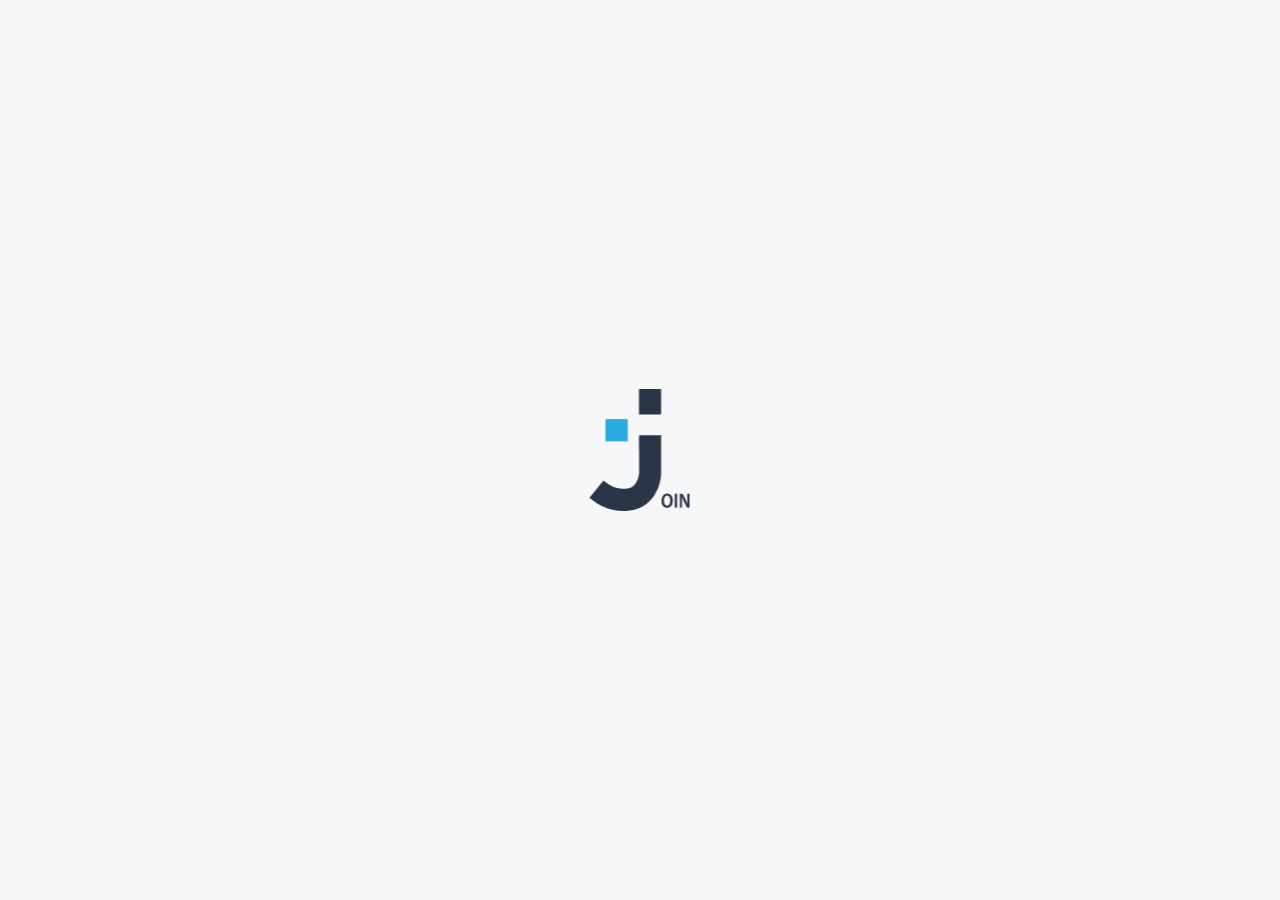
<file: index.html>
<!DOCTYPE html>
<html lang="de">

<head>
    <meta charset="UTF-8">
    <meta http-equiv="X-UA-Compatible" content="IE=edge">
    <meta name="viewport" content="width=device-width, initial-scale=1.0">
    <link rel="shortcut icon" href="./assets/images/favicon.png" type="image/png">
    <title>Welcome to Join</title>
    <link rel="stylesheet" href="./css/main.css">
    <link rel="stylesheet" href="./css/login.css">
    <script src="./js/main.js"></script>
    <script src="./js/login.js"></script>
</head>

<body>
    <div class="start-animation">
        <img class="logo-animation" src="./assets/images/logo.png" alt="">
    </div>
    <div class="login-page">
        <div class="head">
            <img src="./assets/images/logo.png" alt="Join-Logo" class="logo">
            <div class="sign-up">
                <p>Not a Join user?</p>
                <a href="signup.html"><div class="sign-up-btn">Sign up</div></a>
            </div>
        </div>
        <div class="login-container">
            <div class="login-content">
                <h2>Log in</h2>
                <div class="line"></div>
                <form onsubmit="login(); return false">
                    <input type="email" name="email" id="email" placeholder="Email" class="input-email">
                    <input type="password" name="password" id="password" placeholder="Password" class="input-password">
                    <div class="login-checkbox">
                        <span class="remember-me"><input id="remember-checkbox" type="checkbox" name="remember-me"> Remember me</span>
                        <a class="forgot-password" href="forgotpassword.html">Forgot my password</a>
                    </div>
                    <div class="action-btns">
                        <button class="log-in-btn">Log in</button>
                        <div class="guest-log-in-btn" onclick="guestLogin()">Guest log in</div>
                    </div>
                </form>
            </div>
        </div>
        <span id="login-false" class="login-popup" style="display: none;">Data not correct ! Please check for correctness !</span>
    </div>
</body>

</html>
</file>
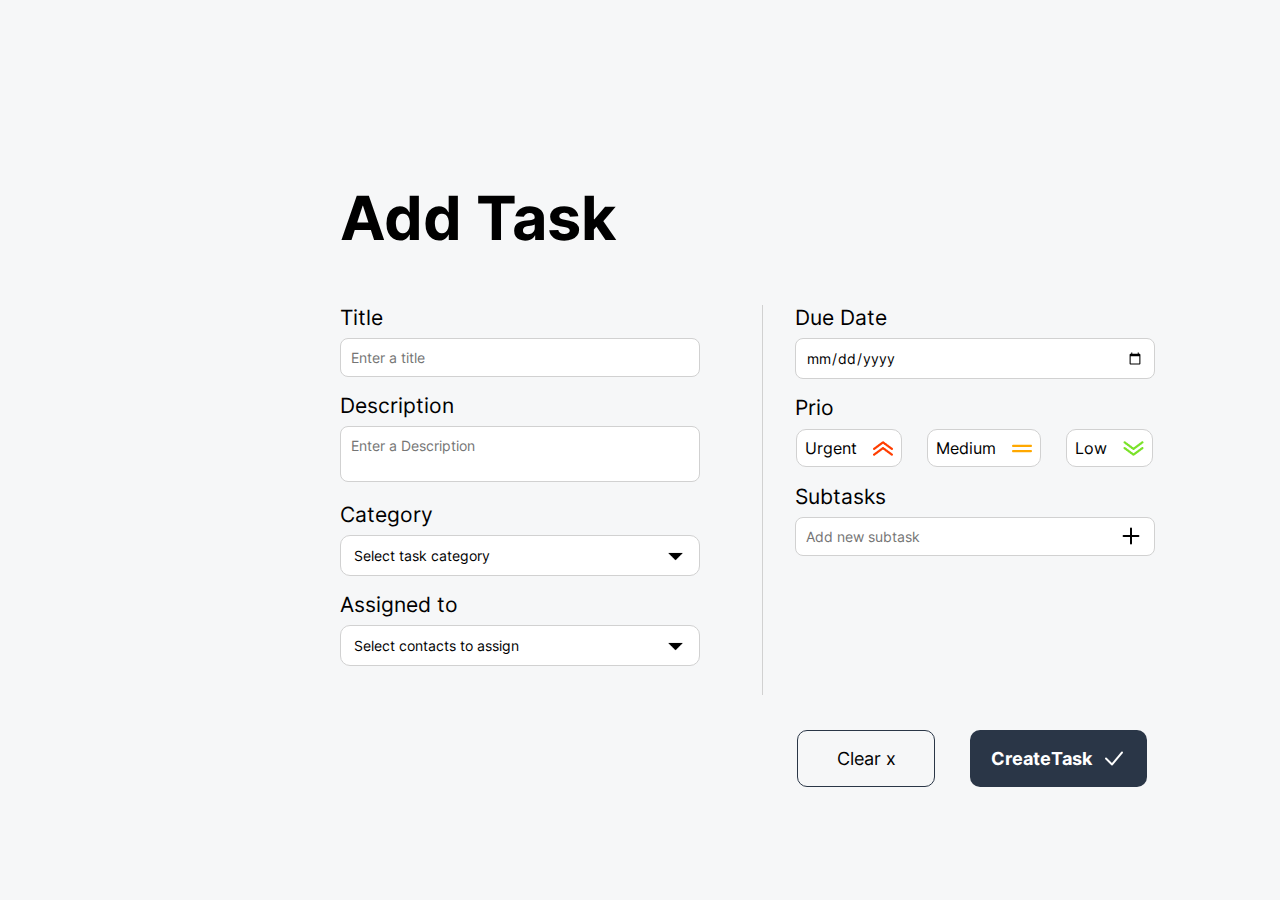
<file: addtask.html>
<!DOCTYPE html>
<html lang="en">
<head>
    <meta charset="UTF-8">
    <meta http-equiv="X-UA-Compatible" content="IE=edge">
    <meta name="viewport" content="width=device-width, initial-scale=1.0">
    <link rel="shortcut icon" href="./assets/images/favicon.png" type="image/png">
    <title>Join - AddTask</title>
    <script src="./js/main.js"></script>
    <script src="./js/add-task.js"></script>
    <link rel="stylesheet" href="./css/main.css">
    <link rel="stylesheet" href="./css/addtask.css">
</head>
<body onload="setDateToDueDate()">
    <div w3-include-html="navbar.html"></div>
    
    <div class="add-task" id="addTask">
        <div class="head">
            <h2>Add Task</h2>
        </div>
        <div class="container">
            <form action="#" onclick="closeMenus()">
                <div class="left">
                    <div class="input-box">
                        <p class="title">Title</p>
                        <input type="text" placeholder="Enter a title" class="input" id="taskTitle">
                    </div>
                    <div class="input-box">
                        <p class="title">Description</p>
                        <textarea class="input" name="description" id="description" placeholder="Enter a Description"></textarea>
                    </div>
                    <div class="input-box">
                        <p class="title">Category</p>
                        <div id="categoryBox">
                            <div class="drop_down" id="dropDown" onclick="openCategory(event)">
                                Select task category
                                <img class="down_image" src="./assets/images/drop-down-arrow.png">
                            </div>
                            <div id="categorys" class="render_categorys_box"></div>
                        </div>
                    </div>
                    <div class="input-box">
                        <p class="title">Assigned to</p>
                        <div id="contactBox">
                            <div class="drop_down" id="dropDownContacts" onclick="openContacts(event)">
                                Select contacts to assign
                                <img class="down_image" src="./assets/images/drop-down-arrow.png">
                            </div>
                            <div id="contacts" class="render_categorys_box"></div>
                        </div>
                        <div id="initials" class="initials_box"></div>
                    </div>
                    <div id="assignUserBox" class="selected-user-icons"></div>
                </div>
                <div class="center"></div>
                <div class="right">
                    <div class="input-box">
                        <p class="title">Due Date</p>
                        <input type="date" placeholder="dd/mm/yy" class="input" id="dueDate">
                    </div>
                    <div class="input-box">
                        <p class="title">Prio</p>
                        <div class="prio-btns" id="prio">
                            <div class="prio-btn" id="prioUrgent" onclick="setPrio('urgent')"> Urgent <img src="./assets/images/prioUrgent.png" alt=""></div>
                            <div class="prio-btn" id="prioMedium" onclick="setPrio('medium')"> Medium <img src="./assets/images/prioMedium.png" alt=""></div>
                            <div class="prio-btn" id="prioLow" onclick="setPrio('low')"> Low <img src="./assets/images/prioLow.png" alt=""></div>
                        </div>
                    </div>
                    <div class="input-box">
                        <p class="title">Subtasks</p>
                        <div class="subtasks">
                            <input type="text" placeholder="Add new subtask" id="subTask" maxlength="29" class="input">
                            <img class="plus_image" src="assets/images/plus.svg" onclick="addSubtask()">
                        </div>
                        <div class="subtask_box" id="subtaskBox"></div>
                       
                    </div>
                </div>
                <div class="clear_create_task">
                    <div class="clear_button" onclick="clearAll()">Clear x</div>
                    <div class="create_button" onclick="createTask()">Create<div class="task_text">Task</div><img src="assets/images/haken.png" alt=""></div>
                </div>
            </form>
        </div>
        
        <div class="addBord_box" id="addBordBox">
            Task added to Board
            <img src="assets/images/board.png" class="add_board_image">
        </div>
        <div class="addBord_box" id="pleaseEnterName">
            Please enter a Task Name
        </div>
        <div class="addBord_box" id="pleaseCategoryName">
            Please enter a color and a category 
        </div>
        <div class="addBord_box" id="missing">
            Something is missing
        </div>
        <div class="addBord_box" id="emailSend">
            Email sent
        </div>
        <div class="addBord_box" id="enterEmail">
           Please enter a E-Mail
        </div>
    </div>
</body>
</html>
</file>
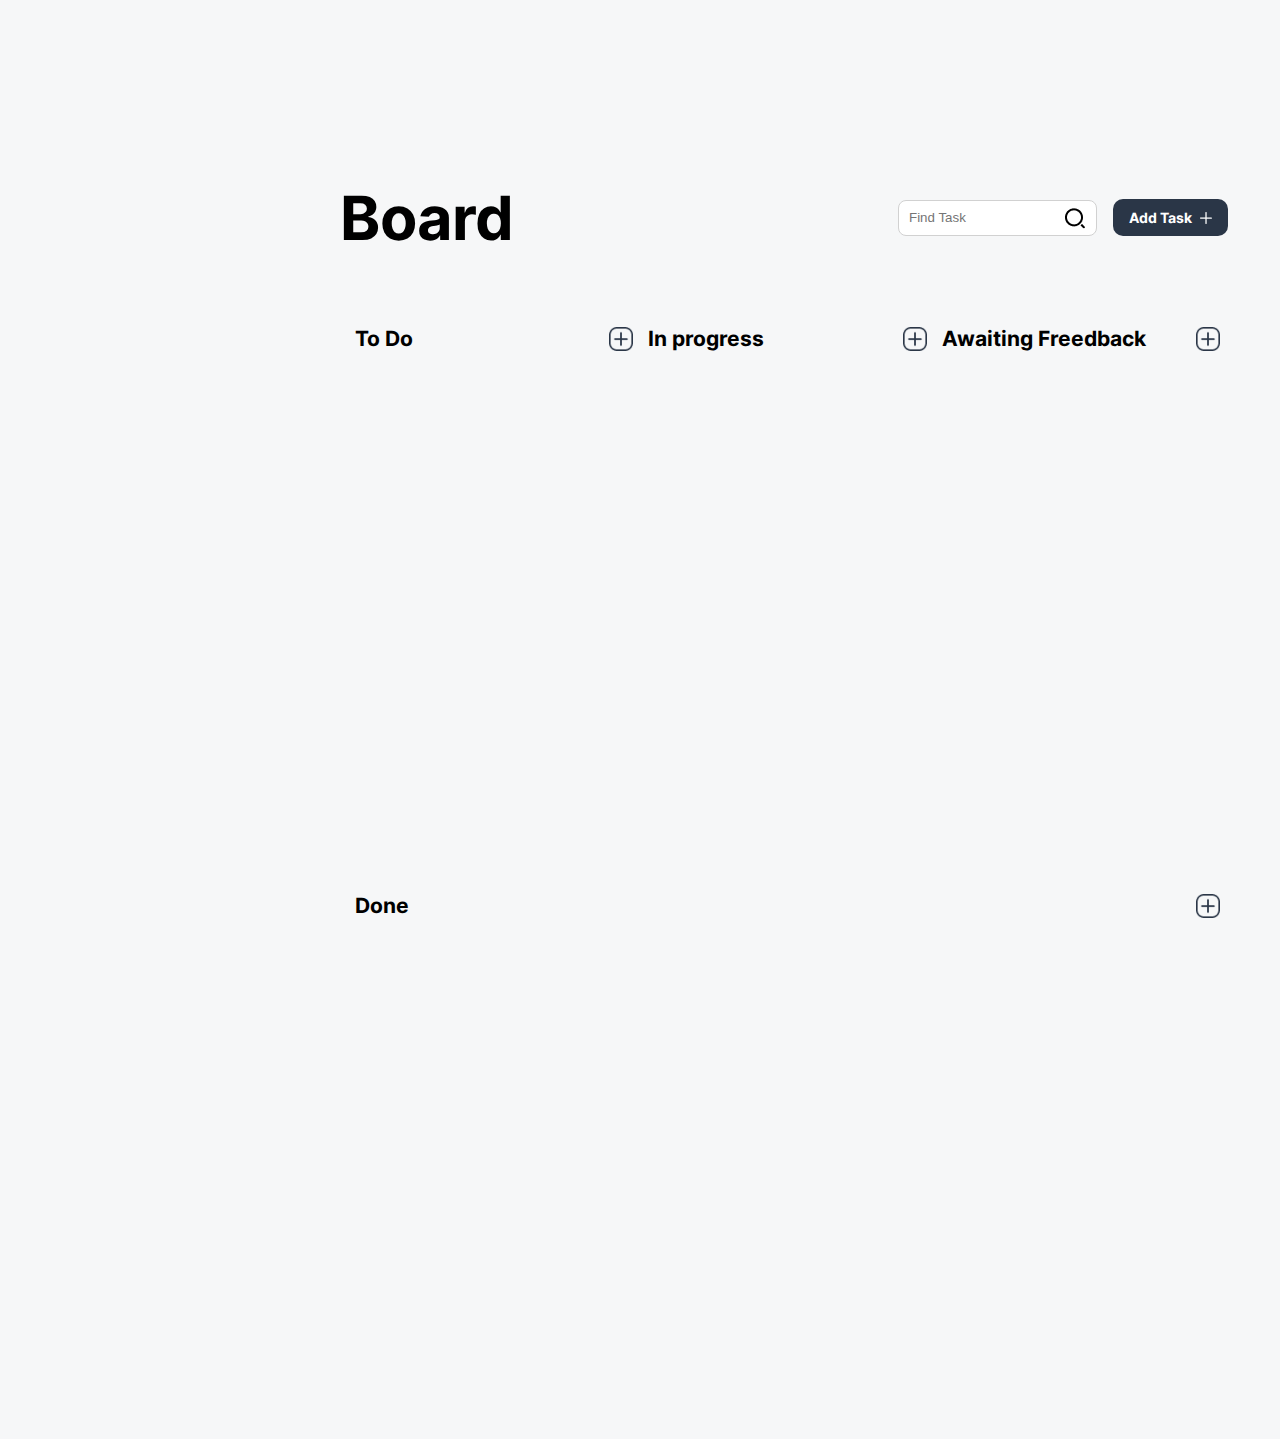
<file: board.html>
<!DOCTYPE html>
<html lang="en">

<head>
    <meta charset="UTF-8">
    <meta http-equiv="X-UA-Compatible" content="IE=edge">
    <meta name="viewport" content="width=device-width, initial-scale=1.0">
    <link rel="shortcut icon" href="./assets/images/favicon.png" type="image/png">
    <title>Join - Board</title>
    <script src="./js/main.js"></script>
    <script src="./js/add-task.js"></script>
    <script src="./js/addTask-overlay.js"></script>
    
    <script src="./js/renderBoard.js"></script>
    <script src="./js/board.js"></script>

    <link rel="stylesheet" href="./css/main.css">
    <link rel="stylesheet" href="./css/board.css">
</head>

<body>
    <div w3-include-html="navbar.html"></div>
    <div id="board">
        <div class="head">
            <h2>Board</h2>
            <div class="add-task-menu">
                <input type="text" id="searchInput" onkeyup="search()" placeholder="Find Task">
                <div class="addtask-btn" onclick="showAddTaskOverlay()"><span class="hide-mobile">Add Task</span> <img
                        src="./assets/images/add-task-plus-icon.png" alt=""></div>
            </div>
        </div>
        <div class="board-container">
            <div class="flex-container">
                <div class="flex-item">
                    <div class="top">
                        <h3>To Do</h3>
                        <img src="./assets/images/plus-button-darkblue.png" alt="" onclick="showAddTaskOverlay(`todoContainer`)">
                    </div>
                    <div id="todoContainer" ondrop="drop('todoContainer')" ondragleave="delHighlight('todoContainer')"
                        ondragover="allowDrop(event); highlight('todoContainer')">
                    </div>
                </div>
                <div class="flex-item">
                    <div class="top">
                        <h3>In progress</h3>
                        <img src="./assets/images/plus-button-darkblue.png" alt="" onclick="showAddTaskOverlay(`inprogressContainer`)">
                    </div>
                    <div id="inprogressContainer" ondrop="drop('inprogressContainer')"
                        ondragleave="delHighlight('inprogressContainer')"
                        ondragover="allowDrop(event); highlight('inprogressContainer')">

                    </div>
                </div>
                <div class="flex-item">
                    <div class="top">
                        <h3>Awaiting Freedback</h3>
                        <img src="./assets/images/plus-button-darkblue.png" alt="" onclick="showAddTaskOverlay('awaitingFeedbackContainer')">
                    </div>
                    <div id="awaitingFeedbackContainer" ondrop="drop('awaitingFeedbackContainer')"
                        ondragleave="delHighlight('awaitingFeedbackContainer')"
                        ondragover="allowDrop(event); highlight('awaitingFeedbackContainer')">

                    </div>
                </div>
                <div class="flex-item">
                    <div class="top">
                        <h3>Done</h3>
                        <img src="./assets/images/plus-button-darkblue.png" alt="" onclick="showAddTaskOverlay('doneContainer')">
                    </div>
                    <div id="doneContainer" ondrop="drop('doneContainer')" ondragleave="delHighlight('doneContainer')"
                        ondragover="allowDrop(event); highlight('doneContainer')">

                    </div>
                </div>
            </div>
        </div>
    </div>

    <div id="addTask" class="d-none"></div>
    <div id="overlayContent" class="d-none" onclick="closeOverlay()"> <!--d-none -->

    </div>
</body>

</html>
</file>
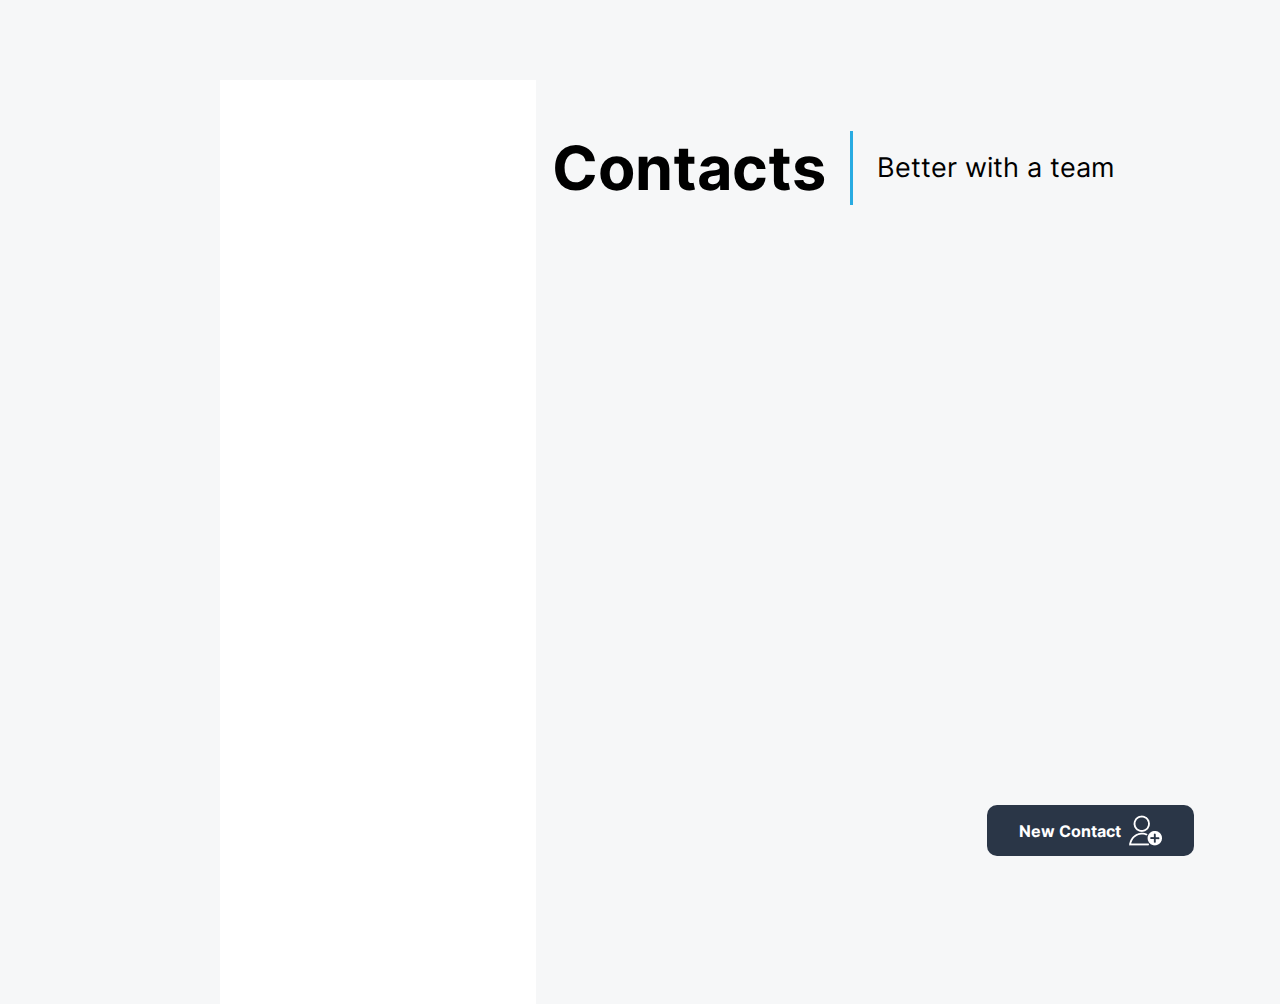
<file: contacts.html>
<!DOCTYPE html>
<html lang="en">

<head>
    <meta charset="UTF-8">
    <meta http-equiv="X-UA-Compatible" content="IE=edge">
    <meta name="viewport" content="width=device-width, initial-scale=1.0">
    <link rel="shortcut icon" href="./assets/images/favicon.png" type="image/png">
    <title>Join - Contacts</title>
    <script src="./js/main.js"></script>
    <script src="./js/renderContacts.js"></script>
    <script src="./js/contacts.js"></script>
    <link rel="stylesheet" href="./css/main.css">
    <link rel="stylesheet" href="./css/contacts.css">
    <script src="./js/addTask-overlay.js"></script>
    <script src="./js/add-task.js"></script>
</head>

<body>
    <div w3-include-html="navbar.html"></div>
    <div id="addTaskOverlay"></div>
    
    <div id="contactsContainer">
        
        <div class="left" id="contactsCon">
        </div>
        <div class="right" id="contacDetail">
            <div class="head">
                <h2>Contacts</h2>
                <p>Better with a team</p>
                <img src="./assets/images/arrow-black.png" alt="" onclick="showItBack()">
            </div>
            <div id="contacDetails">
               
            </div>
        </div>
        <div class="new-contact" onclick="editShowContact()" id="newContactBtn">
            New Contact
            <img src="./assets/images/contacts-icons/addContact.png" alt="">
        </div>
    </div>


    </div>
    <div id="overlayContent" class="d-none" onclick="closeOverlay()">

    </div>
</body>

</html>
</file>
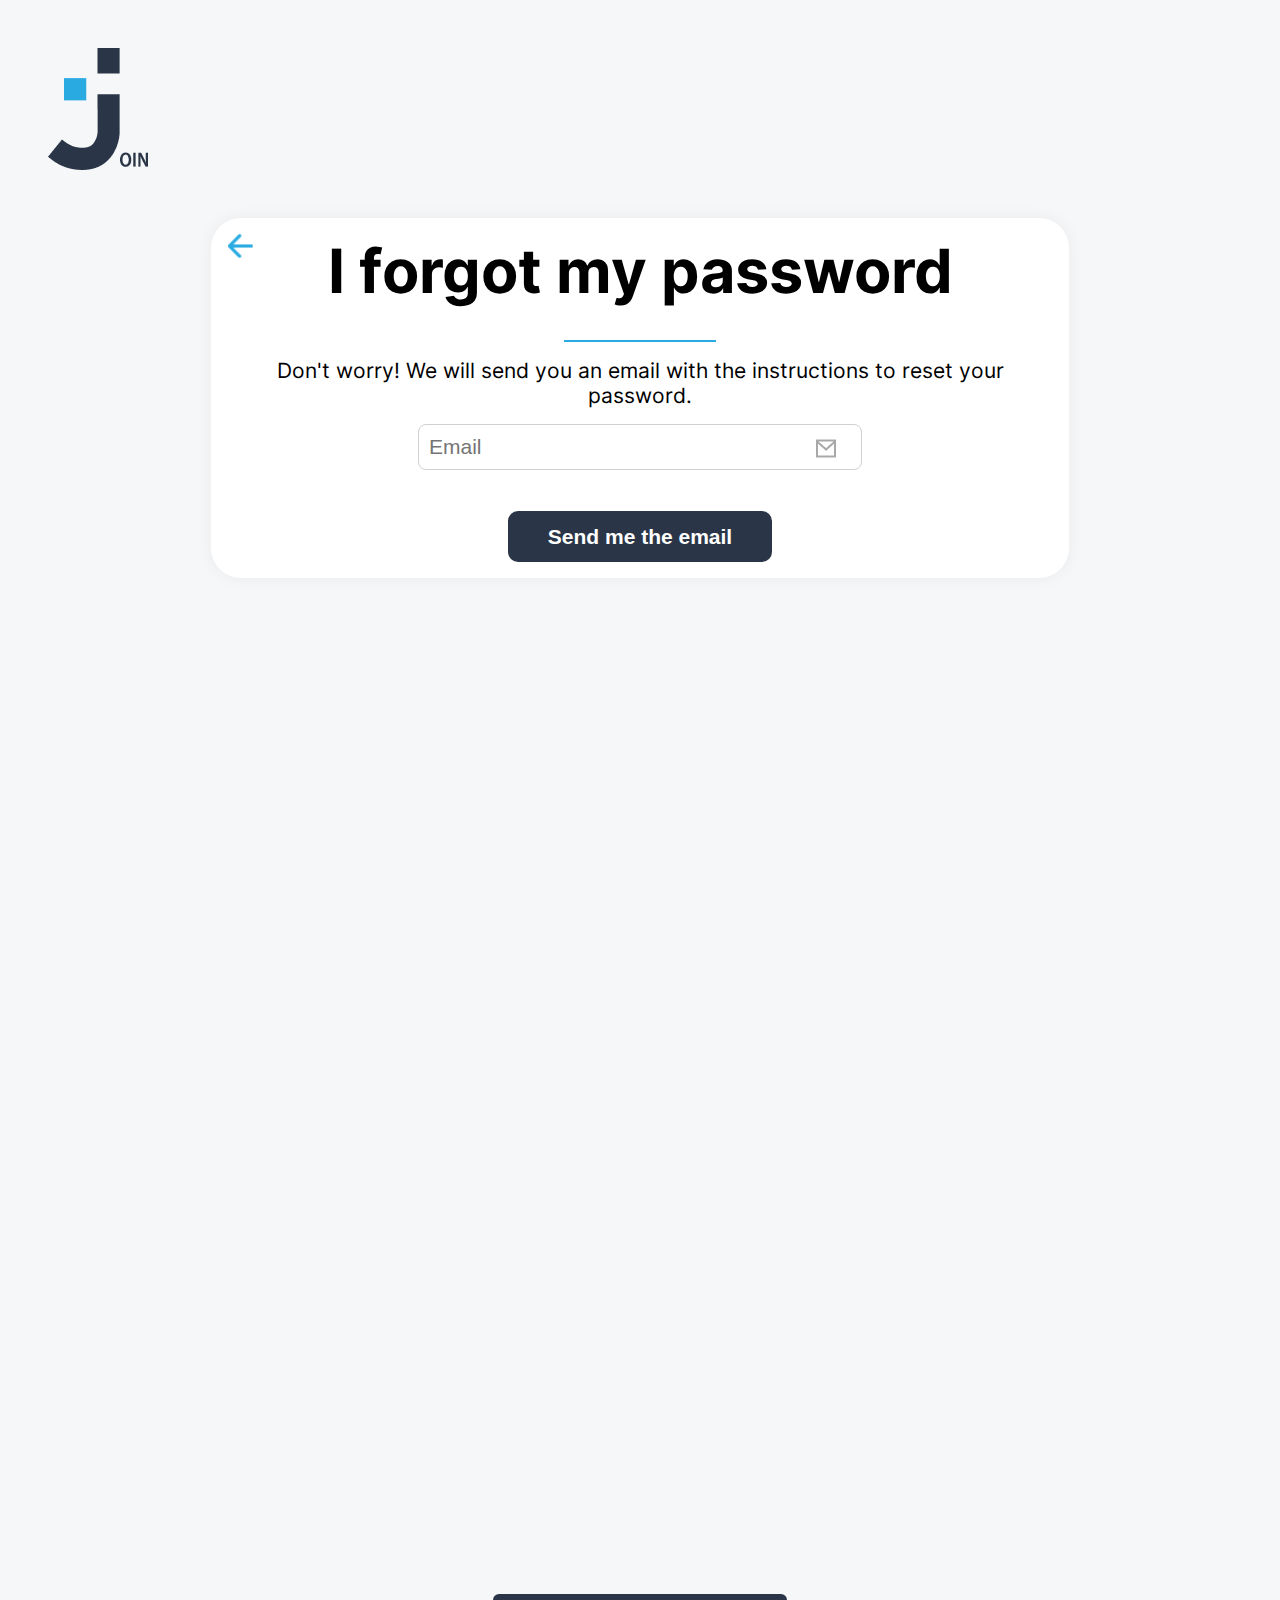
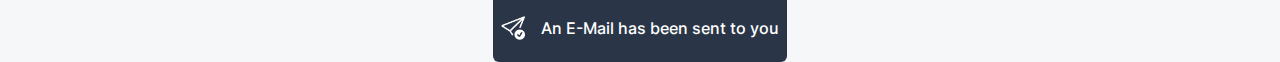
<file: forgotpassword.html>
<!DOCTYPE html>
<html lang="en">
<head>
    <meta charset="UTF-8">
    <meta http-equiv="X-UA-Compatible" content="IE=edge">
    <meta name="viewport" content="width=device-width, initial-scale=1.0">
    <title>Join - Forgot Password</title>
    <link rel="shortcut icon" href="./assets/images/favicon.png" type="image/png">
    <link rel="stylesheet" href="./css/main.css">
    <link rel="stylesheet" href="./css/forgotpassword.css">
    <script src="./js/main.js"></script>
    <script src="./js/forgotpassword.js"></script>
</head>
<body>
    <div class="login-page">
        <div class="head">
            <img src="./assets/images/logo.png" alt="Join-Logo" class="logo">
        </div>
        <div class="login-container">
            <div class="login-content">
                <div class="headline">
                    <a href="index.html"><img src="./assets/images/arrow-left.png" alt=""></a>
                <h2>I forgot my password</h2>
                <div class="separator"></div>
                <span class="text-center">Don't worry! We will send you an email with the instructions to reset your password.</span>
                </div>
                <form onsubmit="showEmailSentMessage(); return false">
                    <input type="email" name="email" id="email" placeholder="Email" class="input-email" required>
                    <div class="action-btns">
                        <button class="log-in-btn">Send me the email</button>
                    </div>
                </form>
            </div>
        </div>
    </div>
    <div class="alert-box">
        <div id="emailSentPopup" class="login-popup email-sent-popup">
            <img class="popup-margin" src="assets/images/SendCheck.png">
            <p>An E-Mail has been sent to you</p>
        </div>
    </div>
</body>
</html>
</file>
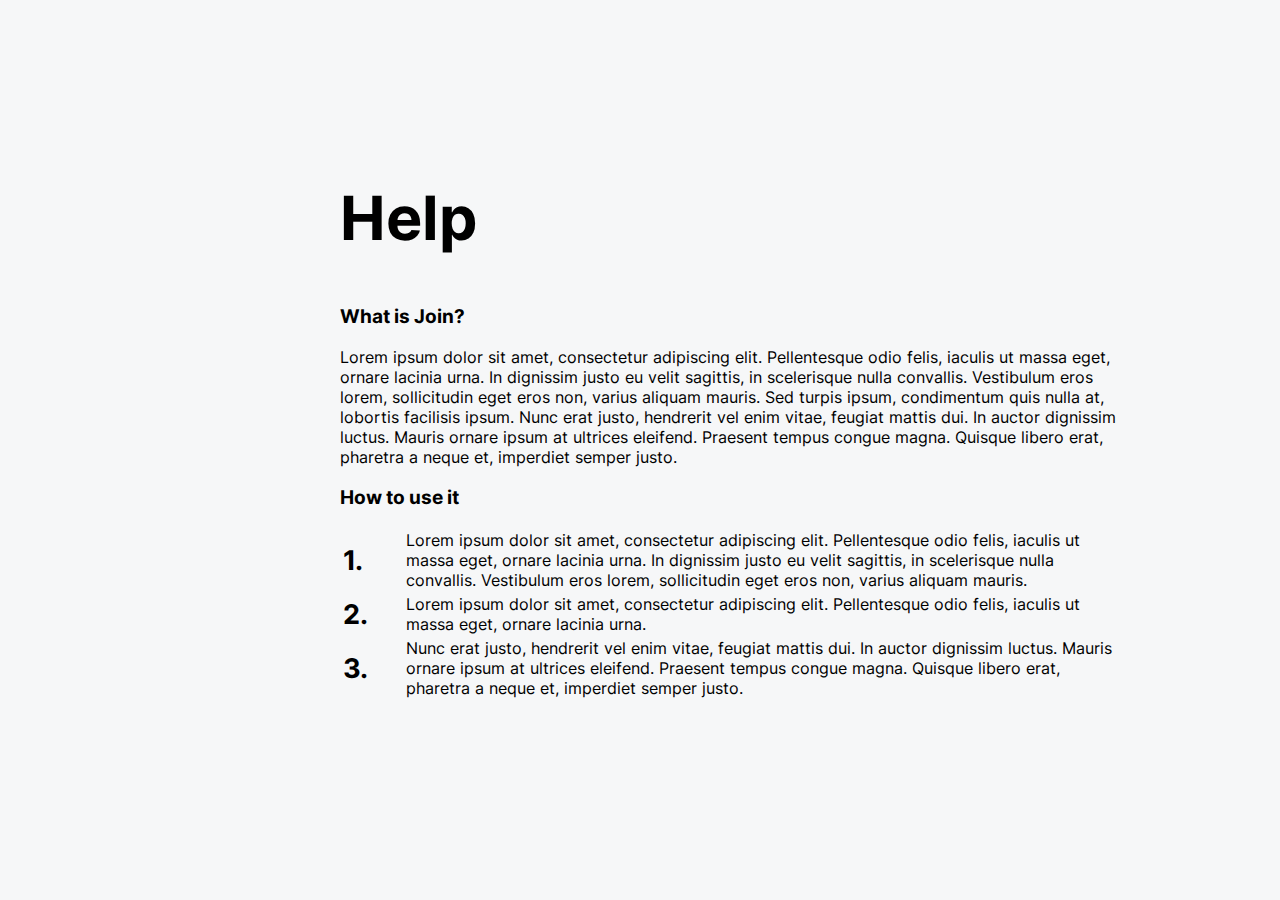
<file: help.html>
<!DOCTYPE html>
<html lang="en">

<head>
    <meta charset="UTF-8">
    <meta http-equiv="X-UA-Compatible" content="IE=edge">
    <meta name="viewport" content="width=device-width, initial-scale=1.0">
    <link rel="shortcut icon" href="./assets/images/favicon.png" type="image/png">
    <title>Join - Help</title>
    <script src="./js/main.js"></script>
    <link rel="stylesheet" href="./css/main.css">
    <link rel="stylesheet" href="./css/help.css">
</head>

<body>
    <div w3-include-html="navbar.html"></div>
    <div id="help">
        <h2>Help</h2>
        <h3>What is Join?</h3>
        <p>Lorem ipsum dolor sit amet, consectetur adipiscing elit. Pellentesque odio felis, iaculis ut massa eget,
            ornare
            lacinia urna. In dignissim justo eu velit sagittis, in scelerisque nulla convallis. Vestibulum eros lorem,
            sollicitudin eget eros non, varius aliquam mauris. Sed turpis ipsum, condimentum quis nulla at, lobortis
            facilisis ipsum. Nunc erat justo, hendrerit vel enim vitae, feugiat mattis dui. In auctor dignissim luctus.
            Mauris ornare ipsum at ultrices eleifend. Praesent tempus congue magna. Quisque libero erat, pharetra a
            neque
            et, imperdiet semper justo.</p>
        <h3>How to use it</h3>
        <table>
            <tr>
                <td class="number">1.</td>
                <td>Lorem ipsum dolor sit amet, consectetur adipiscing elit. Pellentesque odio felis, iaculis ut massa
                    eget, ornare
                    lacinia urna. In dignissim justo eu velit sagittis, in scelerisque nulla convallis. Vestibulum eros
                    lorem,
                    sollicitudin eget eros non, varius aliquam mauris.</td>
            </tr>
            <tr>
                <td class="number">2.</td>
                <td>Lorem ipsum dolor sit amet, consectetur adipiscing elit. Pellentesque odio felis, iaculis ut massa eget, ornare
                    lacinia urna.</td>
            </tr>
            <tr>
                <td class="number">3.</td>
                <td>Nunc erat justo, hendrerit vel enim vitae, feugiat mattis dui. In auctor dignissim luctus. Mauris ornare ipsum
                    at ultrices eleifend. Praesent tempus congue magna. Quisque libero erat, pharetra a neque et, imperdiet semper
                    justo.</td>
            </tr>
        </table>        

    </div>
</body>

</html>
</file>
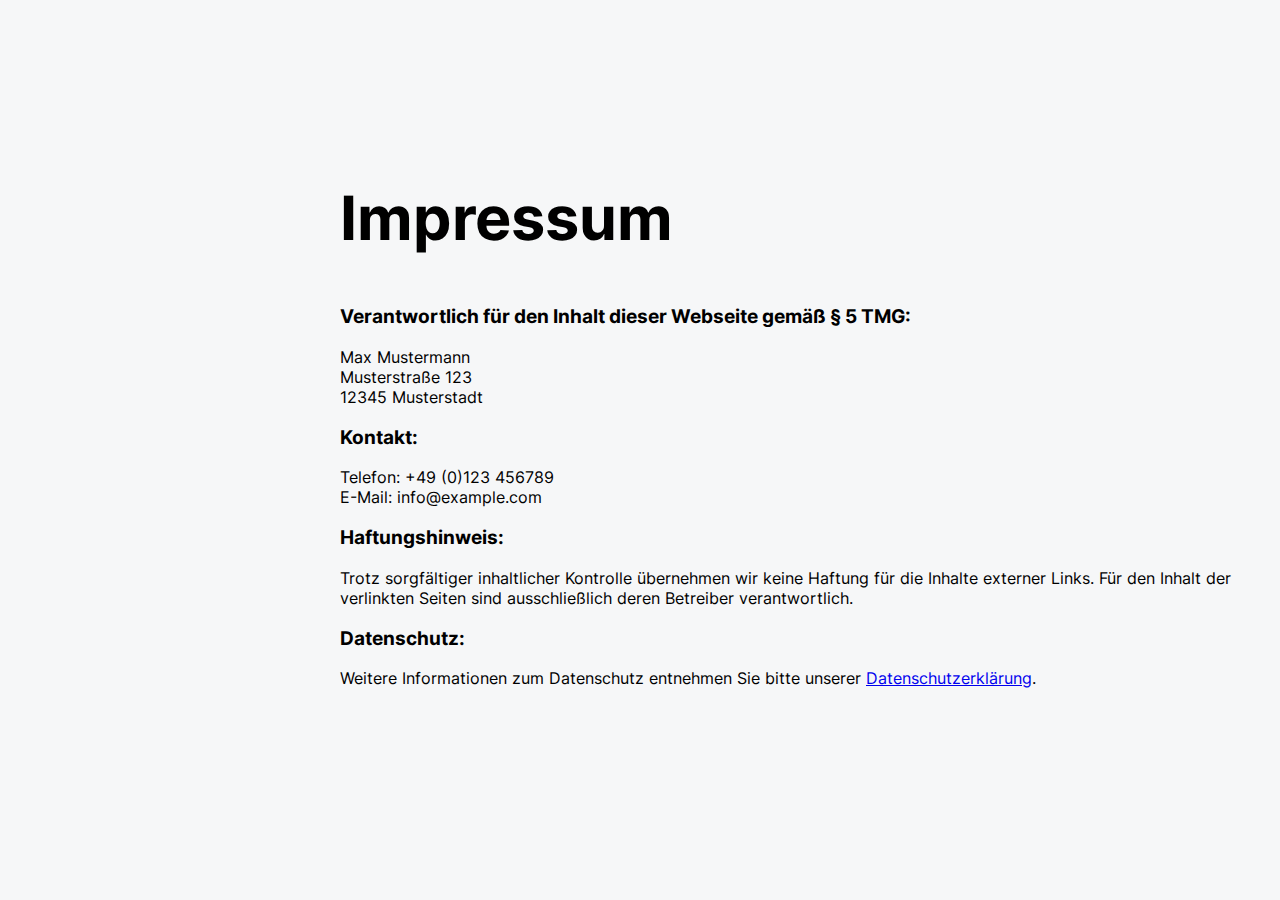
<file: impressum.html>
<!DOCTYPE html>
<html lang="en">

<head>
    <meta charset="UTF-8">
    <meta http-equiv="X-UA-Compatible" content="IE=edge">
    <meta name="viewport" content="width=device-width, initial-scale=1.0">
    <link rel="shortcut icon" href="./assets/images/favicon.png" type="image/png">
    <title>Join - Impressum</title>
    <script src="./js/main.js"></script>
    <link rel="stylesheet" href="./css/main.css">
    <link rel="stylesheet" href="./css/impressum.css">

</head>

<body>
    <div w3-include-html="navbar.html"></div>
    
    <div id="impressumContainer">
        <h2>Impressum</h2>
    
        <h3>Verantwortlich für den Inhalt dieser Webseite gemäß § 5 TMG:</h3>
        <p>Max Mustermann<br>
        Musterstraße 123<br>
        12345 Musterstadt</p>
        
        <h3>Kontakt:</h3>
        <p>Telefon: +49 (0)123 456789<br>
        E-Mail: info@example.com</p>        
        
        <h3>Haftungshinweis:</h3>
        <p>Trotz sorgfältiger inhaltlicher Kontrolle übernehmen wir keine Haftung für die Inhalte externer Links. Für den Inhalt der verlinkten Seiten sind ausschließlich deren Betreiber verantwortlich.</p>
        
        <h3>Datenschutz:</h3>
        <p>Weitere Informationen zum Datenschutz entnehmen Sie bitte unserer <a href="datenschutzerklaerung.html">Datenschutzerklärung</a>.</p>
    </div>

</body>

</html>
</file>
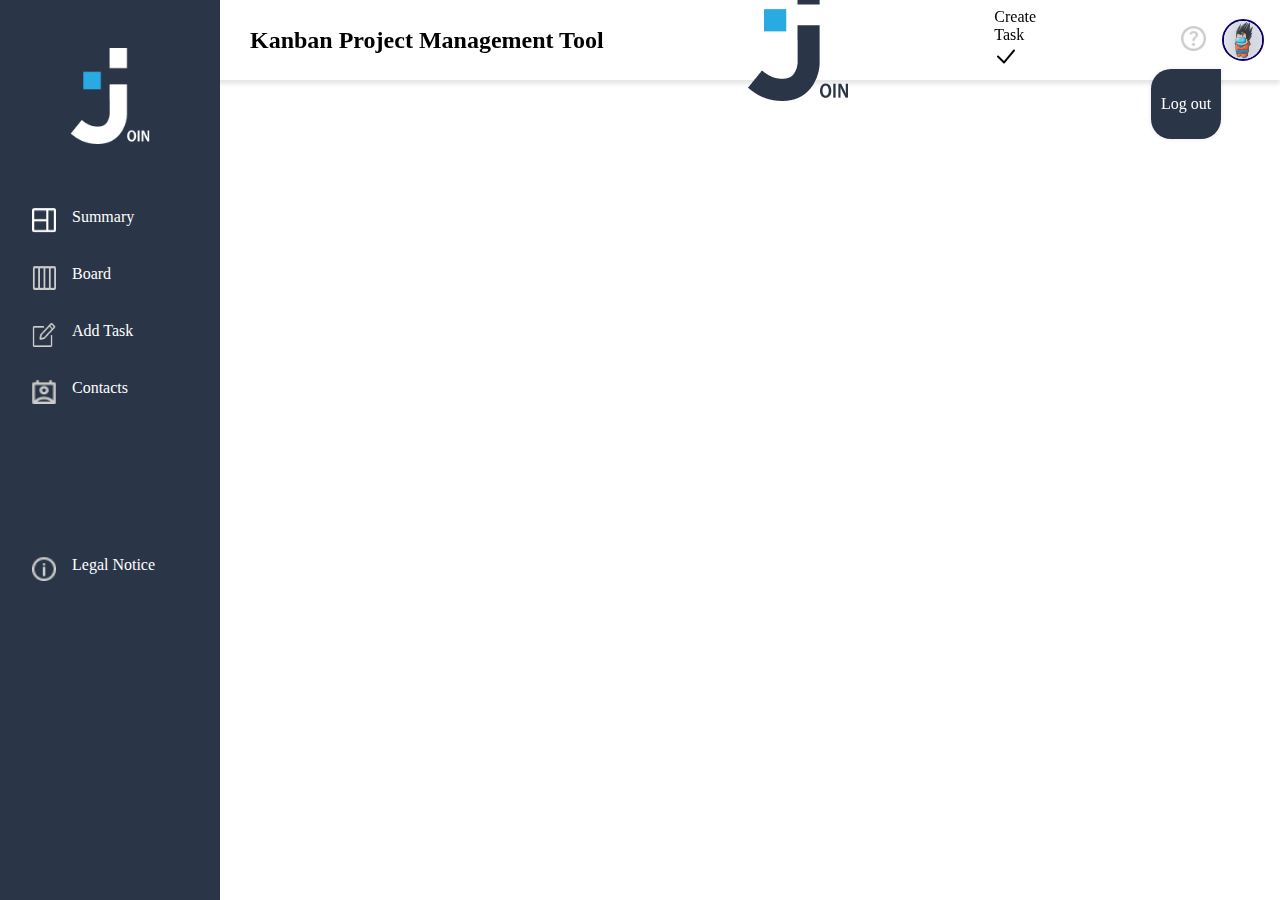
<file: navbar.html>
<!DOCTYPE html>
<html lang="en">

<head>
    <meta charset="UTF-8">
    <meta http-equiv="X-UA-Compatible" content="IE=edge">
    <meta name="viewport" content="width=device-width, initial-scale=1.0">
    <link rel="shortcut icon" href="./assets/images/favicon.png" type="image/png">
    <title>Navbar</title>
    <!-- <link rel="stylesheet" href="./css/main.css"> -->
    <link rel="stylesheet" href="./css/navbar.css">
</head>

<body>
    <div id="navbar">
        <nav>
            <img src="./assets/images/logo-white.png" alt="" class="nav-logo">
            <div class="nav-menu">
                <a href="summary.html" id="summaryNav" onclick="setNav('summaryNav')"><img src="./assets/images/summary.png" alt=""> Summary</a>
                <a href="board.html" id="boardNav" onclick="setNav('boardNav')"><img src="./assets/images/board.png" alt=""> Board</a>
                <a href="addtask.html" id="addTaskNav" onclick="setNav('addTaskNav')"><img src="./assets/images/add-task.png" alt=""> Add Task</a>
                <a href="contacts.html" id="contactsNav" onclick="setNav('contactsNav')"><img src="./assets/images/contacts.png" alt=""> Contacts</a>
            </div>
            <div class="legal-notes">
                <a href="impressum.html" id="impressumNav" onclick="setNav('impressumNav')"><img src="./assets/images/legal-notice.png" alt="">Legal
                    Notice</a>
            </div>
        </nav>
        <header>
            <h2>Kanban Project Management Tool</h2>
            <img src="./assets/images/logo.png" alt="" class="head-logo d-none">
            <div class="mobile_create_button_nav" onclick="createTask()">Create<div class="task_text">Task</div><img src="assets/images/haken.png" alt=""></div>
            <div class="user-bar">
                <a href="./help.html"><img src="./assets/images/question-icon.png" class="question-icon" alt=""></a>
                <img src="./assets/images/placeholder.jpg" alt="" class="user-img" onclick="showLogout()">
                <div id="logout" class="d-none">
                    <p><a href="help.html" onclick="setNav('impressumNav')">Help</a></p>
                    <p><a href="impressum.html" onclick="setNav('impressumNav')">Legal notice</a></p>
                    <p onclick="logout()">Log out</p>
                </div>
            </div>
        </header>
    </div>
</body>

</html>
</file>
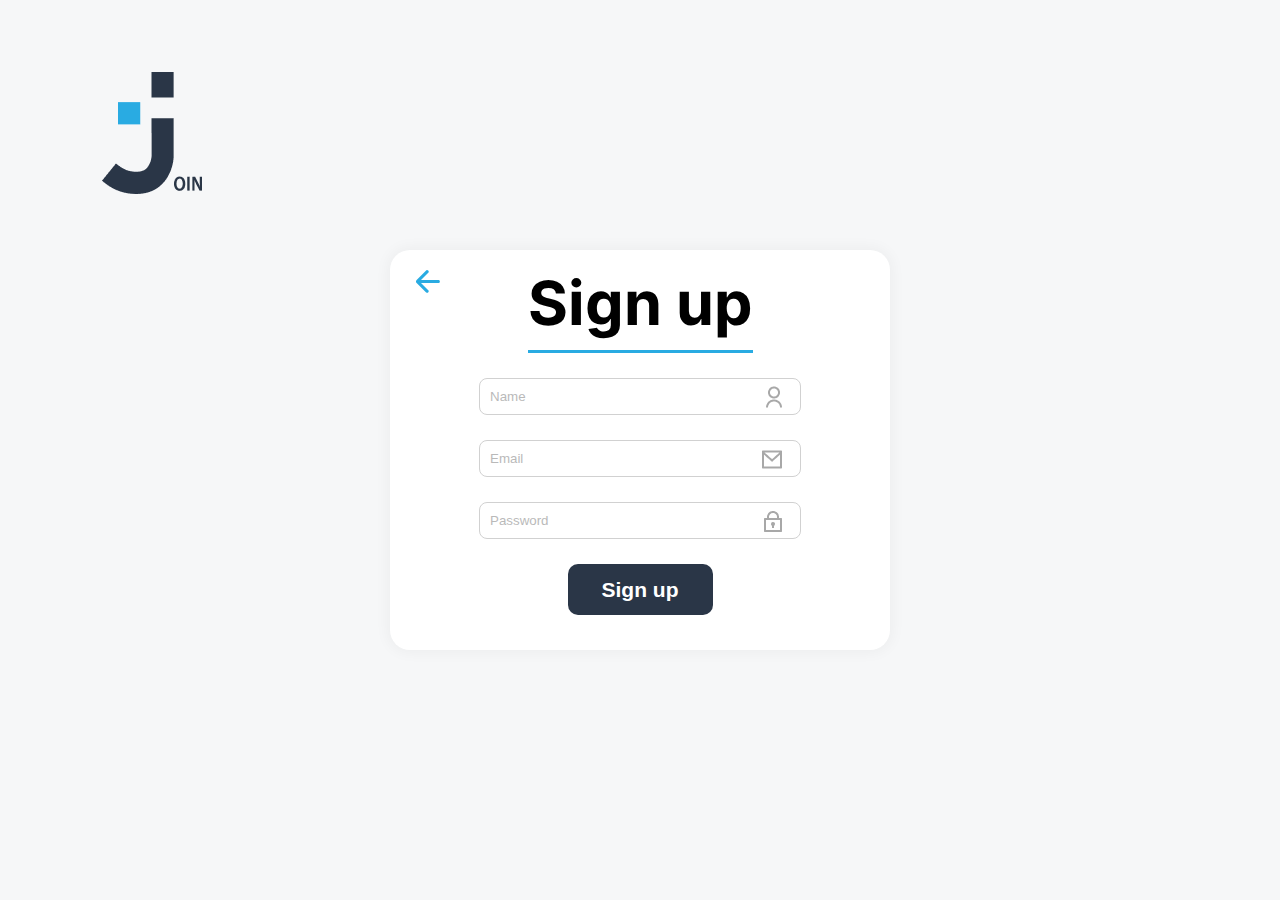
<file: signup.html>
<!DOCTYPE html>
<html lang="en">
<head>
    <meta charset="UTF-8">
    <meta http-equiv="X-UA-Compatible" content="IE=edge">
    <meta name="viewport" content="width=device-width, initial-scale=1.0">
    <link rel="shortcut icon" href="./assets/images/favicon.png" type="image/png">
    <title>Join - Sign up</title>
    <script src="./js/main.js"></script>
    <script src="./js/sign-up.js"></script>
    <link rel="stylesheet" href="./css/main.css">
    <link rel="stylesheet" href="./css/signup.css">
</head>
<body>
    <div class="log-in">
        <img class="log-in-logo" src="assets/images/logo.png">
        <div class="form-class form-width-mobile">
            <img onclick="window.history.go(-1); return false;" class="arrow-left-icon" src="assets/images/arrow-left.png">
            <form onsubmit="addUser(); return false" class="log-in-form">
                <span class="log-in-headline mobile-space-bottom">Sign up</span>
                <input id="register-name" class="name-input mobile-space-bottom" placeholder="Name" type="text" required>
                <input id="register-email" class="email-input mobile-space-bottom" placeholder="Email" type="email" required>
                <input id="register-password" class="password-input mobile-space-bottom" placeholder="Password" type="password" minlength="6" required>
                <div>
                    <button class="log-in-button mobile-button-width">Sign up</button>
                </div>
                <span id="register-success" class="login-popup" style="display: none;">You have successfully registered !</span>
                <span id="register-error" class="login-popup" style="display: none;" >E-Mail already used !</span>
            </form>
        </div>
    </div>
</body>
</html>
</file>
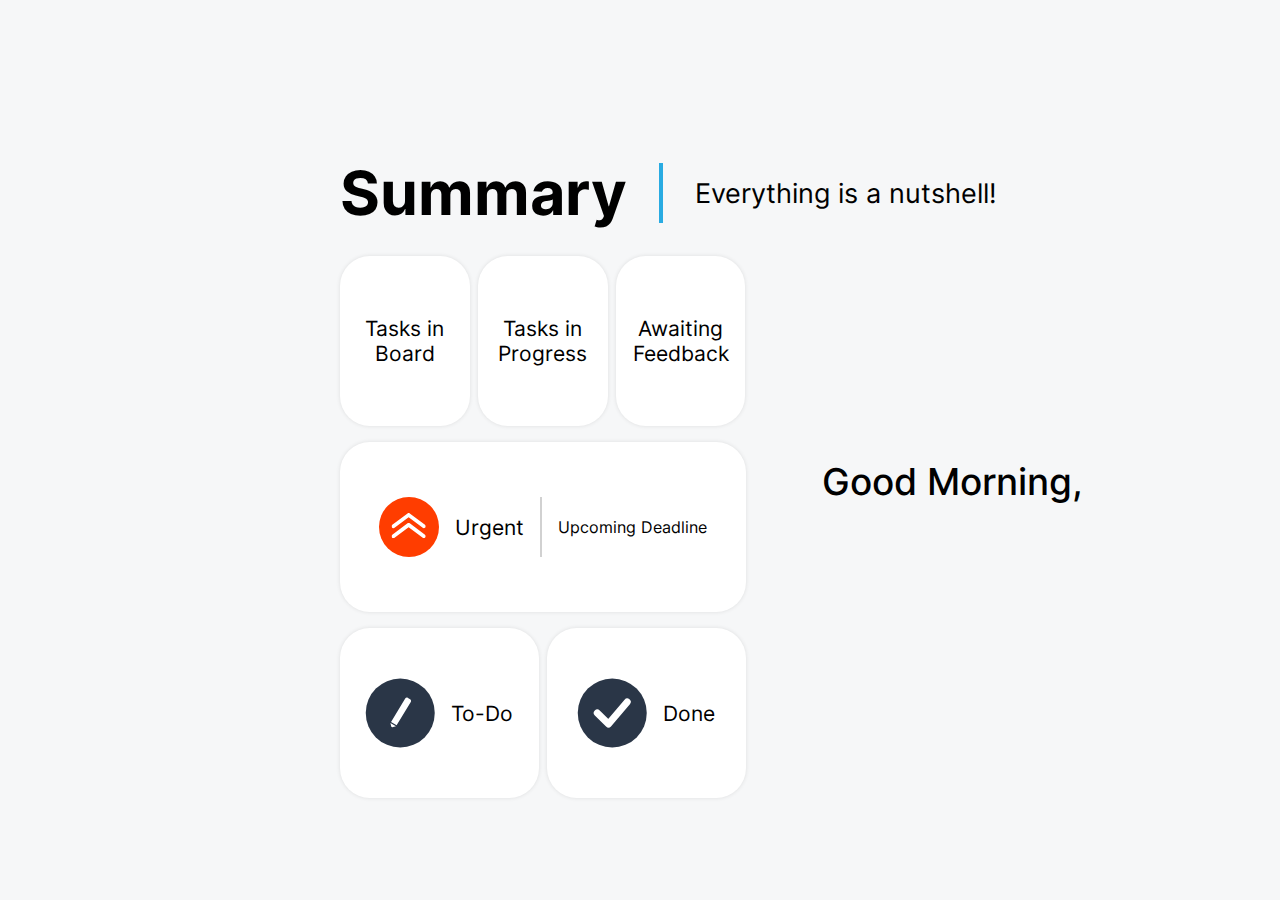
<file: summary.html>
<!DOCTYPE html>
<html lang="en">

<head>
    <meta charset="UTF-8">
    <meta http-equiv="X-UA-Compatible" content="IE=edge">
    <meta name="viewport" content="width=device-width, initial-scale=1.0">
    <link rel="shortcut icon" href="./assets/images/favicon.png" type="image/png">
    <title>Join - Summary</title>
    <script src="./js/main.js"></script>
    <script src="./js/summary.js"></script>
    <link rel="stylesheet" href="./css/main.css">
    <link rel="stylesheet" href="./css/summary.css">
</head>

<body>

    <div w3-include-html="navbar.html">

    </div>
    <div id="summary">
        <div class="head">
            <h2>Summary</h2>
            <div class="line"></div>
            <p>Everything is a nutshell!</p>
            <div class="mobile-line"></div>
        </div>
        <div class="summary-content">
            <div class="statistics">
                <div class="first">
                    <div class="task" onclick="loadBoard()">
                        <p id="entireTasks"></p>
                        <p>Tasks in <br>Board</p>
                    </div>
                    <div class="task" onclick="loadBoard()">
                        <p id="inProgress"></p>
                        <p>Tasks in <br>Progress</p>
                    </div>
                    <div class="task" onclick="loadBoard()">
                        <p id="feedback"></p>
                        <p>Awaiting Feedback</p>
                    </div>
                </div>
                <div class="sec">
                    <div class="task" onclick="loadBoard()">
                        <div class="urgent">
                            <img src="./assets/images/urgent.svg" alt="">
                            <div class="urgent-nums">
                                <p id="numUrgent"></p>
                                <p>Urgent</p>
                            </div>
                        </div>
                        <div class="line"></div>
                        <div class="deadline">
                            <p id="deadlineDate"></p>
                            <p>Upcoming Deadline</p>
                        </div>
                    </div>
                </div>
                <div class="last">
                    <div class="task" onclick="loadBoard()">
                        <img src="./assets/images/pencil.svg" alt="">
                        <div class="nums">
                            <p id="todos"></p>
                            <p>To-Do</p>
                        </div>
                    </div>
                    <div class="task" onclick="loadBoard()">
                        <img src="./assets/images/check.svg" alt="">
                        <div class="nums">
                            <p id="done"></p>
                            <p>Done</p>
                        </div>
                    </div>
                </div>
            </div>
            <div class="greeting">
                <p id="greet">Good Morning,</p>
                <p class="greeting-name" id="greeting"></p>
            </div>
        </div>
    </div>


</body>

</html>
</file>
<file: css/main.css>
@charset "UTF-8";
/* inter-100 - latin */
@font-face {
  font-display: swap; /* Check https://developer.mozilla.org/en-US/docs/Web/CSS/@font-face/font-display for other options. */
  font-family: "Inter";
  font-style: normal;
  font-weight: 100;
  src: url("../assets/fonts/inter-v12-latin-100.eot"); /* IE9 Compat Modes */
  src: url("../assets/fonts/inter-v12-latin-100.eot?#iefix") format("embedded-opentype"), url("../assets/fonts/inter-v12-latin-100.woff2") format("woff2"), url("../assets/fonts/inter-v12-latin-100.woff") format("woff"), url("../assets/fonts/inter-v12-latin-100.ttf") format("truetype"), url("../assets/fonts/inter-v12-latin-100.svg#Inter") format("svg"); /* Legacy iOS */
}
/* inter-200 - latin */
@font-face {
  font-display: swap; /* Check https://developer.mozilla.org/en-US/docs/Web/CSS/@font-face/font-display for other options. */
  font-family: "Inter";
  font-style: normal;
  font-weight: 200;
  src: url("../assets/fonts/inter-v12-latin-200.eot"); /* IE9 Compat Modes */
  src: url("../assets/fonts/inter-v12-latin-200.eot?#iefix") format("embedded-opentype"), url("../assets/fonts/inter-v12-latin-200.woff2") format("woff2"), url("../assets/fonts/inter-v12-latin-200.woff") format("woff"), url("../assets/fonts/inter-v12-latin-200.ttf") format("truetype"), url("../assets/fonts/inter-v12-latin-200.svg#Inter") format("svg"); /* Legacy iOS */
}
/* inter-300 - latin */
@font-face {
  font-display: swap; /* Check https://developer.mozilla.org/en-US/docs/Web/CSS/@font-face/font-display for other options. */
  font-family: "Inter";
  font-style: normal;
  font-weight: 300;
  src: url("../assets/fonts/inter-v12-latin-300.eot"); /* IE9 Compat Modes */
  src: url("../assets/fonts/inter-v12-latin-300.eot?#iefix") format("embedded-opentype"), url("../assets/fonts/inter-v12-latin-300.woff2") format("woff2"), url("../assets/fonts/inter-v12-latin-300.woff") format("woff"), url("../assets/fonts/inter-v12-latin-300.ttf") format("truetype"), url("../assets/fonts/inter-v12-latin-300.svg#Inter") format("svg"); /* Legacy iOS */
}
/* inter-regular - latin */
@font-face {
  font-display: swap; /* Check https://developer.mozilla.org/en-US/docs/Web/CSS/@font-face/font-display for other options. */
  font-family: "Inter";
  font-style: normal;
  font-weight: 400;
  src: url("../assets/fonts/inter-v12-latin-regular.eot"); /* IE9 Compat Modes */
  src: url("../assets/fonts/inter-v12-latin-regular.eot?#iefix") format("embedded-opentype"), url("../assets/fonts/inter-v12-latin-regular.woff2") format("woff2"), url("../assets/fonts/inter-v12-latin-regular.woff") format("woff"), url("../assets/fonts/inter-v12-latin-regular.ttf") format("truetype"), url("../assets/fonts/inter-v12-latin-regular.svg#Inter") format("svg"); /* Legacy iOS */
}
/* inter-500 - latin */
@font-face {
  font-display: swap; /* Check https://developer.mozilla.org/en-US/docs/Web/CSS/@font-face/font-display for other options. */
  font-family: "Inter";
  font-style: normal;
  font-weight: 500;
  src: url("../assets/fonts/inter-v12-latin-500.eot"); /* IE9 Compat Modes */
  src: url("../assets/fonts/inter-v12-latin-500.eot?#iefix") format("embedded-opentype"), url("../assets/fonts/inter-v12-latin-500.woff2") format("woff2"), url("../assets/fonts/inter-v12-latin-500.woff") format("woff"), url("../assets/fonts/inter-v12-latin-500.ttf") format("truetype"), url("../assets/fonts/inter-v12-latin-500.svg#Inter") format("svg"); /* Legacy iOS */
}
/* inter-600 - latin */
@font-face {
  font-display: swap; /* Check https://developer.mozilla.org/en-US/docs/Web/CSS/@font-face/font-display for other options. */
  font-family: "Inter";
  font-style: normal;
  font-weight: 600;
  src: url("../assets/fonts/inter-v12-latin-600.eot"); /* IE9 Compat Modes */
  src: url("../assets/fonts/inter-v12-latin-600.eot?#iefix") format("embedded-opentype"), url("../assets/fonts/inter-v12-latin-600.woff2") format("woff2"), url("../assets/fonts/inter-v12-latin-600.woff") format("woff"), url("../assets/fonts/inter-v12-latin-600.ttf") format("truetype"), url("../assets/fonts/inter-v12-latin-600.svg#Inter") format("svg"); /* Legacy iOS */
}
/* inter-700 - latin */
@font-face {
  font-display: swap; /* Check https://developer.mozilla.org/en-US/docs/Web/CSS/@font-face/font-display for other options. */
  font-family: "Inter";
  font-style: normal;
  font-weight: 700;
  src: url("../assets/fonts/inter-v12-latin-700.eot"); /* IE9 Compat Modes */
  src: url("../assets/fonts/inter-v12-latin-700.eot?#iefix") format("embedded-opentype"), url("../assets/fonts/inter-v12-latin-700.woff2") format("woff2"), url("../assets/fonts/inter-v12-latin-700.woff") format("woff"), url("../assets/fonts/inter-v12-latin-700.ttf") format("truetype"), url("../assets/fonts/inter-v12-latin-700.svg#Inter") format("svg"); /* Legacy iOS */
}
/* inter-800 - latin */
@font-face {
  font-display: swap; /* Check https://developer.mozilla.org/en-US/docs/Web/CSS/@font-face/font-display for other options. */
  font-family: "Inter";
  font-style: normal;
  font-weight: 800;
  src: url("../assets/fonts/inter-v12-latin-800.eot"); /* IE9 Compat Modes */
  src: url("../assets/fonts/inter-v12-latin-800.eot?#iefix") format("embedded-opentype"), url("../assets/fonts/inter-v12-latin-800.woff2") format("woff2"), url("../assets/fonts/inter-v12-latin-800.woff") format("woff"), url("../assets/fonts/inter-v12-latin-800.ttf") format("truetype"), url("../assets/fonts/inter-v12-latin-800.svg#Inter") format("svg"); /* Legacy iOS */
}
/* inter-900 - latin */
@font-face {
  font-display: swap; /* Check https://developer.mozilla.org/en-US/docs/Web/CSS/@font-face/font-display for other options. */
  font-family: "Inter";
  font-style: normal;
  font-weight: 900;
  src: url("../assets/fonts/inter-v12-latin-900.eot"); /* IE9 Compat Modes */
  src: url("../assets/fonts/inter-v12-latin-900.eot?#iefix") format("embedded-opentype"), url("../assets/fonts/inter-v12-latin-900.woff2") format("woff2"), url("../assets/fonts/inter-v12-latin-900.woff") format("woff"), url("../assets/fonts/inter-v12-latin-900.ttf") format("truetype"), url("../assets/fonts/inter-v12-latin-900.svg#Inter") format("svg"); /* Legacy iOS */
}
#overlayAddTask {
  margin: 0px;
  height: 650px;
  background-color: rgba(0, 0, 0, 0.41);
  display: flex;
  flex-direction: column;
  align-items: center;
  justify-content: center;
  overflow: hidden;
  z-index: 999;
  border-radius: 15px;
}
#overlayAddTask * {
  margin: 0px;
}
#overlayAddTask .add-task {
  height: 100%;
  background-color: white;
  padding: 24px 0px 0px 24px;
  overflow-y: auto;
}
#overlayAddTask .add-task .head {
  margin-bottom: 25px;
}
#overlayAddTask .add-task .container {
  height: 100%;
}
#overlayAddTask .add-task .container form {
  height: 100%;
  display: flex;
  position: relative;
}
#overlayAddTask .add-task .container form .input-box {
  margin-bottom: 16px;
  width: 422px;
}
#overlayAddTask .add-task .container form .input-box .title {
  font-size: 21px;
  margin: 0;
  margin-bottom: 8px;
}
#overlayAddTask .add-task .container form .input-box .input {
  padding: 10px;
  border-radius: 8px;
  border: 1px solid #D1D1D1;
  width: 80%;
  resize: none;
  font-size: 14px;
  font-family: "Inter";
}
#overlayAddTask .add-task .container form .input-box .input:focus {
  outline: none;
}
#overlayAddTask .add-task .container form .input-box .subtask-input {
  position: relative;
}
#overlayAddTask .add-task .container form .input-box .subtask-input img {
  position: absolute;
  top: 8px;
  left: 327px;
  cursor: pointer;
}
#overlayAddTask .add-task .container form .left #category {
  padding: 10px;
  border-radius: 8px;
  border: 1px solid #D1D1D1;
  background: white url("../../assets/images/dropdown.png") right no-repeat;
  background-position: 98% 55%;
  -webkit-appearance: none;
  -moz-appearance: none;
  appearance: none;
  width: 85%;
}
#overlayAddTask .add-task .container form .left .selected-user-icons {
  margin-top: 16px;
  display: flex;
}
#overlayAddTask .add-task .container form .left .selected-user-icons .selected-user {
  margin-right: 8px;
  display: flex;
  align-items: center;
  justify-content: center;
  color: white;
  font-size: 12px;
  width: 40px;
  height: 40px;
  border-radius: 100%;
}
#overlayAddTask .add-task .container form .left .drop_down_open .down_image {
  transform: rotate(90deg);
}
#overlayAddTask .add-task .container form .left .drop_down {
  cursor: pointer;
  font-size: 14px;
  font-weight: 400;
  display: flex;
  align-items: center;
  position: relative;
  background-color: white;
  padding-left: 13px;
  box-sizing: border-box;
  border: 1px solid #D1D1D1;
  width: 360px;
  height: 41px;
  border-radius: 10px;
}
#overlayAddTask .add-task .container form .left .drop_down .down_image {
  position: absolute;
  left: 331px;
  top: 13px;
  width: 15px;
  height: 15px;
  z-index: 10;
}
#overlayAddTask .add-task .container form .left .render_categorys {
  position: relative;
  border-top: 1px solid #D1D1D1;
  border-right: 1px solid #D1D1D1;
  font-size: 21px;
  font-weight: 400;
  background-color: white;
  padding: 20px;
  padding-left: 60px;
  box-sizing: border-box;
  height: 51px;
  display: flex;
  align-items: center;
  animation: ease-in-out;
}
#overlayAddTask .add-task .container form .left .render_categorys:hover {
  cursor: pointer;
  background-color: #AFAFAF !important;
  transition: 200ms;
}
#overlayAddTask .add-task .container form .left .render_categorys .delete_image {
  z-index: 10;
  position: absolute;
  left: 370px;
  top: 14px;
  width: 24px;
  height: 24px;
}
#overlayAddTask .add-task .container form .left .render_categorys .delete_image:hover {
  filter: brightness(0) invert(1);
  border: 2px solid white;
  border-radius: 100%;
}
#overlayAddTask .add-task .container form .left .render_categorys_box {
  background-color: white;
  overflow-x: hidden;
  width: 360px;
  overflow-y: auto;
  box-sizing: border-box;
  max-height: 155px;
  margin-bottom: 34px;
  border-radius: 10px;
  border-left: 1px solid #D1D1D1;
  position: absolute;
  z-index: 100;
  scrollbar-width: thin;
  scrollbar-color: #5e5e5e #ffffff;
}
#overlayAddTask .add-task .container form .left .render_categorys_box::-webkit-scrollbar {
  width: 11px;
}
#overlayAddTask .add-task .container form .left .render_categorys_box::-webkit-scrollbar-track {
  background: #ffffff;
}
#overlayAddTask .add-task .container form .left .render_categorys_box::-webkit-scrollbar-thumb {
  background-color: #5e5e5e;
  border-radius: 10px;
  border: 3px solid #ffffff;
}
#overlayAddTask .add-task .container form .left .render_categorys_box #selectetContacts {
  display: flex;
  flex-direction: column;
}
#overlayAddTask .add-task .container form .left .render_categorys_box #selectetContacts .selectet-contact-box {
  padding: 16px;
  display: flex;
  align-items: center;
  justify-content: space-between;
  gap: 8px;
  font-size: 13px;
  cursor: pointer;
}
#overlayAddTask .add-task .container form .left .render_categorys_box #selectetContacts .selectet-contact-box input {
  cursor: pointer;
}
#overlayAddTask .add-task .container form .left .render_categorys_box #selectetContacts .selectet-contact-box:hover {
  background-color: #AFAFAF;
}
#overlayAddTask .add-task .container form .left .render_categorys_box .render_categorys {
  position: relative;
  border-top: 1px solid #D1D1D1;
  border-right: 1px solid #D1D1D1;
  font-size: 13px;
  font-weight: 400;
  background-color: white;
  padding: 20px;
  padding-left: 16px;
  box-sizing: border-box;
  height: 51px;
  display: flex;
  align-items: center;
  animation: ease-in-out;
}
#overlayAddTask .add-task .container form .center {
  height: 50%;
  width: 1px;
  background-color: #D1D1D1;
  margin: 0px 32px;
}
#overlayAddTask .add-task .container form .right .prio-btns {
  display: flex;
  gap: 25px;
  border: 1px solid rgba(0, 0, 0, 0);
  width: fit-content;
}
#overlayAddTask .add-task .container form .right .prio-btns .prio_button_urgent {
  color: white;
  background-color: #FF3D00 !important;
}
#overlayAddTask .add-task .container form .right .prio-btns .prio_button_urgent img {
  filter: brightness(0) invert(1);
}
#overlayAddTask .add-task .container form .right .prio-btns .prio_button_medium {
  color: white;
  background-color: #FFA800 !important;
}
#overlayAddTask .add-task .container form .right .prio-btns .prio_button_medium img {
  filter: brightness(0) invert(1);
}
#overlayAddTask .add-task .container form .right .prio-btns .prio_button_low {
  color: white;
  background-color: #7AE229 !important;
}
#overlayAddTask .add-task .container form .right .prio-btns .prio_button_low img {
  filter: brightness(0) invert(1);
}
#overlayAddTask .add-task .container form .right .prio-btns .prio-btn {
  cursor: pointer;
  display: flex;
  align-items: center;
  justify-content: space-evenly;
  background-color: white;
  border: 1px solid #D1D1D1;
  border-radius: 10px;
  padding: 8px;
  transition: 500ms;
}
#overlayAddTask .add-task .container form .right .prio-btns .prio-btn img {
  padding-left: 16px;
}
#overlayAddTask .add-task .container form .right .prio-btns .prio-btn:hover {
  transition: 500ms;
  cursor: pointer;
  box-shadow: 5px 5px 15px 0px rgba(0, 0, 0, 0.41);
}
#overlayAddTask .add-task .container form .right .subtasks {
  position: relative;
}
#overlayAddTask .add-task .container form .right .subtasks .plus_image {
  position: absolute;
  top: 7px;
  left: 330px;
}
#overlayAddTask .add-task .container form .right .subtasks .plus_image:hover {
  cursor: pointer;
}
#overlayAddTask .add-task .container form .right .subtask_child {
  position: relative;
  font-weight: 400;
  font-size: 16px;
  display: flex;
  align-items: center;
}
#overlayAddTask .add-task .container form .right .subtask_child img {
  position: absolute;
  left: 300px;
  top: 1px;
  cursor: pointer;
}
#overlayAddTask .add-task .container form .right .subtask_child .checkbox_subtask {
  margin: 0px;
  cursor: pointer;
}
#overlayAddTask .add-task .container form .right .subtask_child .subTask_Text {
  margin-left: 30px;
}
#overlayAddTask .add-task .container form .right .subtask_box {
  overflow-x: hidden;
  width: 360px;
  min-height: 110px;
  max-height: 111px;
  overflow-y: auto;
}
#overlayAddTask .add-task .container form .right .subtask_box .hook {
  display: flex;
  align-items: center;
}
#overlayAddTask .add-task .container form .clear_create_task {
  position: absolute;
  right: 70px;
  top: 500px;
  width: 422px;
  display: flex;
  justify-content: flex-end;
}
#overlayAddTask .add-task .container form .clear_create_task .clear_button {
  margin-right: 35px;
  font-weight: 400;
  font-size: 18px;
  display: flex;
  align-items: center;
  justify-content: center;
  border: 1px solid #2A3647;
  border-radius: 10px;
  width: 80px;
  height: 41px;
  transition: 300ms;
}
#overlayAddTask .add-task .container form .clear_create_task .clear_button:hover {
  cursor: pointer;
  color: #29ABE2;
  border-color: #29ABE2;
  transition: 300ms;
  box-shadow: 5px 5px 15px 0px rgba(0, 0, 0, 0.41);
}
#overlayAddTask .add-task .container form .clear_create_task .create_button {
  justify-content: center;
  width: 177px;
  border-radius: 10px;
  display: flex;
  align-items: center;
  font-size: 18px;
  font-weight: 700;
  color: white;
  background-color: #2A3647;
  transition: 300ms;
}
#overlayAddTask .add-task .container form .clear_create_task .create_button:hover {
  cursor: pointer;
  background: #29ABE2;
  transition: 300ms;
  box-shadow: 5px 5px 15px 0px rgba(0, 0, 0, 0.41);
}
#overlayAddTask .add-task .container form .clear_create_task .create_button img {
  filter: brightness(0) invert(1);
  margin-left: 10px;
}
#overlayAddTask .add-task .container form .clear_create_task .mobile_create_button {
  transform: scale(0);
  position: absolute;
  top: 12px;
  right: 20px;
  justify-content: center;
  width: 124px;
  height: 51px;
  border-radius: 10px;
  display: flex;
  align-items: center;
  font-weight: 700;
  font-size: 21px;
  color: white;
  background-color: #2A3647;
  transition: 300ms;
}
#overlayAddTask .add-task .container form .clear_create_task .mobile_create_button:hover {
  cursor: pointer;
  background: #29ABE2;
  transition: 300ms;
  box-shadow: 5px 5px 15px 0px rgba(0, 0, 0, 0.41);
}
#overlayAddTask .add-task .container form .clear_create_task .mobile_create_button img {
  filter: brightness(0) invert(1);
  margin-left: 10px;
}
#overlayAddTask .add-task .container .color_points {
  display: flex;
  margin-top: 5px;
}
#overlayAddTask .add-task .container .color {
  width: 20px;
  height: 20px;
  border-radius: 100%;
  border: 1px solid white;
  margin-left: 20px;
  margin-bottom: 38px;
  transition: 300ms;
  cursor: pointer;
}
#overlayAddTask .add-task .container .color_active {
  border: 1px solid black;
  transform: scale(1.2);
  transition: 300ms;
}
#overlayAddTask .add-task .container .category_color {
  display: flex;
  align-items: center;
}
#overlayAddTask .add-task .container .color2 {
  position: absolute;
  left: 260px;
  top: 10px;
  width: 20px;
  height: 20px;
  border-radius: 100%;
  border: 1px solid white;
  margin-left: 10px;
}
#overlayAddTask .category_name_box {
  display: flex;
  position: relative;
}
#overlayAddTask .input_category_name {
  width: 362px;
  border-right: 0;
  border-top-right-radius: 0;
  border-bottom-right-radius: 0;
  margin-bottom: 20px;
}
#overlayAddTask .x✔ {
  position: absolute;
  top: 5px;
  left: 290px;
  box-sizing: border-box;
  display: flex;
  justify-content: space-evenly;
  align-items: center;
  cursor: pointer;
}
#overlayAddTask .x✔ div:last-child {
  padding-left: 5px;
}
#overlayAddTask .x {
  width: 28px;
  display: flex;
  align-items: center;
  border-right: 2px solid #D1D1D1;
}
#overlayAddTask .addBord_box {
  z-index: -10;
  display: none;
  bottom: 150px;
  position: absolute;
  left: calc(50% - 163px);
  color: white;
  font-weight: 400;
  font-size: 21px;
  display: flex;
  text-align: center;
  flex-direction: column;
  justify-content: center;
  align-items: center;
  width: 326px;
  height: 74px;
  background: #2A3647;
  box-shadow: 0px 0px 4px rgba(0, 0, 0, 0.55);
  border-radius: 20px;
  animation-timing-function: ease-in-out;
  opacity: 0;
}
#overlayAddTask .addBord_box_active {
  animation: slide-in-bottom 2s cubic-bezier(0.25, 0.46, 0.45, 0.94) both;
}
#overlayAddTask .slide-out-right {
  animation: slide-out-right 0.5s cubic-bezier(0.55, 0.085, 0.68, 0.53) both;
}
@keyframes slide-in-bottom {
  0% {
    transform: translateY(200px);
    opacity: 0;
  }
  75% {
    transform: translateY(0);
    opacity: 1;
  }
  100% {
    transform: translateY(200px);
    opacity: 0;
  }
}
@keyframes slide-out-right {
  0% {
    transform: translateX(0);
    opacity: 1;
  }
  100% {
    transform: translateX(1000px);
    opacity: 0;
  }
}
@media (max-width: 1170px) {
  #overlayAddTask .add-task .head {
    margin-top: 37px;
  }
  #overlayAddTask .add-task .container form {
    flex-direction: column;
  }
  #overlayAddTask .add-task .container form .clear_create_task {
    position: unset;
    justify-content: flex-start;
    padding-bottom: 32px;
  }
  #overlayAddTask .add-task .container form .center {
    display: none;
  }
}
@media (max-width: 760px) {
  #overlayAddTask .add-task {
    left: 5px;
  }
}
@media (max-width: 450px) {
  #overlayAddTask #overlayAddTask .x✔ {
    left: 228px !important;
  }
  #overlayAddTask .add-task .input-box {
    width: 340px !important;
  }
  #overlayAddTask .add-task .container .color2 {
    left: 199px;
  }
  #overlayAddTask .add-task .container form .left .drop_down {
    width: 294px !important;
  }
  #overlayAddTask .add-task .container form .left .drop_down .down_image {
    left: 261px;
  }
  #overlayAddTask .add-task .container form .left .render_categorys_box {
    width: 295px;
  }
  #overlayAddTask .add-task .container form .right .subtasks .plus_image {
    left: 261px;
  }
  #overlayAddTask .add-task .container form .right .subtask_box {
    width: 326px;
  }
  #overlayAddTask .add-task .container form .right .prio-btns {
    gap: 5px;
  }
  #overlayAddTask .add-task .container form .right .subtask_child img {
    left: 265px;
  }
  #overlayAddTask .add-task .container form .right .prio-btns .prio-btn {
    padding: 5px;
  }
  #overlayAddTask .add-task .container form .clear_create_task {
    width: 100%;
  }
}

body {
  margin: 0;
  padding: 0;
  background-color: #F6F7F8;
  font-family: "Inter";
}

.mobile_create_button_nav {
  display: none;
}

.d-none {
  display: none !important;
}

.overflow {
  overflow: hidden !important;
}

.nav-activ {
  background-color: #091931 !important;
}

@keyframes slide-left-out {
  0% {
    transform: translateX(0);
  }
  100% {
    transform: translateX(-800px);
  }
}
@keyframes slide-left {
  0% {
    transform: translateX(500px);
  }
  100% {
    transform: translateX(0);
  }
}
.slide-left-out-go {
  animation: slide-left-out 0.5s cubic-bezier(0.25, 0.46, 0.45, 0.94) both;
}

.show-content {
  display: block;
  animation: slide-left 0.5s cubic-bezier(0.25, 0.46, 0.45, 0.94) both;
}/*# sourceMappingURL=main.css.map */
</file>
<file: css/login.css>
@charset "UTF-8";
/* inter-100 - latin */
@font-face {
  font-display: swap; /* Check https://developer.mozilla.org/en-US/docs/Web/CSS/@font-face/font-display for other options. */
  font-family: "Inter";
  font-style: normal;
  font-weight: 100;
  src: url("../assets/fonts/inter-v12-latin-100.eot"); /* IE9 Compat Modes */
  src: url("../assets/fonts/inter-v12-latin-100.eot?#iefix") format("embedded-opentype"), url("../assets/fonts/inter-v12-latin-100.woff2") format("woff2"), url("../assets/fonts/inter-v12-latin-100.woff") format("woff"), url("../assets/fonts/inter-v12-latin-100.ttf") format("truetype"), url("../assets/fonts/inter-v12-latin-100.svg#Inter") format("svg"); /* Legacy iOS */
}
/* inter-200 - latin */
@font-face {
  font-display: swap; /* Check https://developer.mozilla.org/en-US/docs/Web/CSS/@font-face/font-display for other options. */
  font-family: "Inter";
  font-style: normal;
  font-weight: 200;
  src: url("../assets/fonts/inter-v12-latin-200.eot"); /* IE9 Compat Modes */
  src: url("../assets/fonts/inter-v12-latin-200.eot?#iefix") format("embedded-opentype"), url("../assets/fonts/inter-v12-latin-200.woff2") format("woff2"), url("../assets/fonts/inter-v12-latin-200.woff") format("woff"), url("../assets/fonts/inter-v12-latin-200.ttf") format("truetype"), url("../assets/fonts/inter-v12-latin-200.svg#Inter") format("svg"); /* Legacy iOS */
}
/* inter-300 - latin */
@font-face {
  font-display: swap; /* Check https://developer.mozilla.org/en-US/docs/Web/CSS/@font-face/font-display for other options. */
  font-family: "Inter";
  font-style: normal;
  font-weight: 300;
  src: url("../assets/fonts/inter-v12-latin-300.eot"); /* IE9 Compat Modes */
  src: url("../assets/fonts/inter-v12-latin-300.eot?#iefix") format("embedded-opentype"), url("../assets/fonts/inter-v12-latin-300.woff2") format("woff2"), url("../assets/fonts/inter-v12-latin-300.woff") format("woff"), url("../assets/fonts/inter-v12-latin-300.ttf") format("truetype"), url("../assets/fonts/inter-v12-latin-300.svg#Inter") format("svg"); /* Legacy iOS */
}
/* inter-regular - latin */
@font-face {
  font-display: swap; /* Check https://developer.mozilla.org/en-US/docs/Web/CSS/@font-face/font-display for other options. */
  font-family: "Inter";
  font-style: normal;
  font-weight: 400;
  src: url("../assets/fonts/inter-v12-latin-regular.eot"); /* IE9 Compat Modes */
  src: url("../assets/fonts/inter-v12-latin-regular.eot?#iefix") format("embedded-opentype"), url("../assets/fonts/inter-v12-latin-regular.woff2") format("woff2"), url("../assets/fonts/inter-v12-latin-regular.woff") format("woff"), url("../assets/fonts/inter-v12-latin-regular.ttf") format("truetype"), url("../assets/fonts/inter-v12-latin-regular.svg#Inter") format("svg"); /* Legacy iOS */
}
/* inter-500 - latin */
@font-face {
  font-display: swap; /* Check https://developer.mozilla.org/en-US/docs/Web/CSS/@font-face/font-display for other options. */
  font-family: "Inter";
  font-style: normal;
  font-weight: 500;
  src: url("../assets/fonts/inter-v12-latin-500.eot"); /* IE9 Compat Modes */
  src: url("../assets/fonts/inter-v12-latin-500.eot?#iefix") format("embedded-opentype"), url("../assets/fonts/inter-v12-latin-500.woff2") format("woff2"), url("../assets/fonts/inter-v12-latin-500.woff") format("woff"), url("../assets/fonts/inter-v12-latin-500.ttf") format("truetype"), url("../assets/fonts/inter-v12-latin-500.svg#Inter") format("svg"); /* Legacy iOS */
}
/* inter-600 - latin */
@font-face {
  font-display: swap; /* Check https://developer.mozilla.org/en-US/docs/Web/CSS/@font-face/font-display for other options. */
  font-family: "Inter";
  font-style: normal;
  font-weight: 600;
  src: url("../assets/fonts/inter-v12-latin-600.eot"); /* IE9 Compat Modes */
  src: url("../assets/fonts/inter-v12-latin-600.eot?#iefix") format("embedded-opentype"), url("../assets/fonts/inter-v12-latin-600.woff2") format("woff2"), url("../assets/fonts/inter-v12-latin-600.woff") format("woff"), url("../assets/fonts/inter-v12-latin-600.ttf") format("truetype"), url("../assets/fonts/inter-v12-latin-600.svg#Inter") format("svg"); /* Legacy iOS */
}
/* inter-700 - latin */
@font-face {
  font-display: swap; /* Check https://developer.mozilla.org/en-US/docs/Web/CSS/@font-face/font-display for other options. */
  font-family: "Inter";
  font-style: normal;
  font-weight: 700;
  src: url("../assets/fonts/inter-v12-latin-700.eot"); /* IE9 Compat Modes */
  src: url("../assets/fonts/inter-v12-latin-700.eot?#iefix") format("embedded-opentype"), url("../assets/fonts/inter-v12-latin-700.woff2") format("woff2"), url("../assets/fonts/inter-v12-latin-700.woff") format("woff"), url("../assets/fonts/inter-v12-latin-700.ttf") format("truetype"), url("../assets/fonts/inter-v12-latin-700.svg#Inter") format("svg"); /* Legacy iOS */
}
/* inter-800 - latin */
@font-face {
  font-display: swap; /* Check https://developer.mozilla.org/en-US/docs/Web/CSS/@font-face/font-display for other options. */
  font-family: "Inter";
  font-style: normal;
  font-weight: 800;
  src: url("../assets/fonts/inter-v12-latin-800.eot"); /* IE9 Compat Modes */
  src: url("../assets/fonts/inter-v12-latin-800.eot?#iefix") format("embedded-opentype"), url("../assets/fonts/inter-v12-latin-800.woff2") format("woff2"), url("../assets/fonts/inter-v12-latin-800.woff") format("woff"), url("../assets/fonts/inter-v12-latin-800.ttf") format("truetype"), url("../assets/fonts/inter-v12-latin-800.svg#Inter") format("svg"); /* Legacy iOS */
}
/* inter-900 - latin */
@font-face {
  font-display: swap; /* Check https://developer.mozilla.org/en-US/docs/Web/CSS/@font-face/font-display for other options. */
  font-family: "Inter";
  font-style: normal;
  font-weight: 900;
  src: url("../assets/fonts/inter-v12-latin-900.eot"); /* IE9 Compat Modes */
  src: url("../assets/fonts/inter-v12-latin-900.eot?#iefix") format("embedded-opentype"), url("../assets/fonts/inter-v12-latin-900.woff2") format("woff2"), url("../assets/fonts/inter-v12-latin-900.woff") format("woff"), url("../assets/fonts/inter-v12-latin-900.ttf") format("truetype"), url("../assets/fonts/inter-v12-latin-900.svg#Inter") format("svg"); /* Legacy iOS */
}
#overlayAddTask {
  margin: 0px;
  height: 650px;
  background-color: rgba(0, 0, 0, 0.41);
  display: flex;
  flex-direction: column;
  align-items: center;
  justify-content: center;
  overflow: hidden;
  z-index: 999;
  border-radius: 15px;
}
#overlayAddTask * {
  margin: 0px;
}
#overlayAddTask .add-task {
  height: 100%;
  background-color: white;
  padding: 24px 0px 0px 24px;
  overflow-y: auto;
}
#overlayAddTask .add-task .head {
  margin-bottom: 25px;
}
#overlayAddTask .add-task .container {
  height: 100%;
}
#overlayAddTask .add-task .container form {
  height: 100%;
  display: flex;
  position: relative;
}
#overlayAddTask .add-task .container form .input-box {
  margin-bottom: 16px;
  width: 422px;
}
#overlayAddTask .add-task .container form .input-box .title {
  font-size: 21px;
  margin: 0;
  margin-bottom: 8px;
}
#overlayAddTask .add-task .container form .input-box .input {
  padding: 10px;
  border-radius: 8px;
  border: 1px solid #D1D1D1;
  width: 80%;
  resize: none;
  font-size: 14px;
  font-family: "Inter";
}
#overlayAddTask .add-task .container form .input-box .input:focus {
  outline: none;
}
#overlayAddTask .add-task .container form .input-box .subtask-input {
  position: relative;
}
#overlayAddTask .add-task .container form .input-box .subtask-input img {
  position: absolute;
  top: 8px;
  left: 327px;
  cursor: pointer;
}
#overlayAddTask .add-task .container form .left #category {
  padding: 10px;
  border-radius: 8px;
  border: 1px solid #D1D1D1;
  background: white url("../../assets/images/dropdown.png") right no-repeat;
  background-position: 98% 55%;
  -webkit-appearance: none;
  -moz-appearance: none;
  appearance: none;
  width: 85%;
}
#overlayAddTask .add-task .container form .left .selected-user-icons {
  margin-top: 16px;
  display: flex;
}
#overlayAddTask .add-task .container form .left .selected-user-icons .selected-user {
  margin-right: 8px;
  display: flex;
  align-items: center;
  justify-content: center;
  color: white;
  font-size: 12px;
  width: 40px;
  height: 40px;
  border-radius: 100%;
}
#overlayAddTask .add-task .container form .left .drop_down_open .down_image {
  transform: rotate(90deg);
}
#overlayAddTask .add-task .container form .left .drop_down {
  cursor: pointer;
  font-size: 14px;
  font-weight: 400;
  display: flex;
  align-items: center;
  position: relative;
  background-color: white;
  padding-left: 13px;
  box-sizing: border-box;
  border: 1px solid #D1D1D1;
  width: 360px;
  height: 41px;
  border-radius: 10px;
}
#overlayAddTask .add-task .container form .left .drop_down .down_image {
  position: absolute;
  left: 331px;
  top: 13px;
  width: 15px;
  height: 15px;
  z-index: 10;
}
#overlayAddTask .add-task .container form .left .render_categorys {
  position: relative;
  border-top: 1px solid #D1D1D1;
  border-right: 1px solid #D1D1D1;
  font-size: 21px;
  font-weight: 400;
  background-color: white;
  padding: 20px;
  padding-left: 60px;
  box-sizing: border-box;
  height: 51px;
  display: flex;
  align-items: center;
  animation: ease-in-out;
}
#overlayAddTask .add-task .container form .left .render_categorys:hover {
  cursor: pointer;
  background-color: #AFAFAF !important;
  transition: 200ms;
}
#overlayAddTask .add-task .container form .left .render_categorys .delete_image {
  z-index: 10;
  position: absolute;
  left: 370px;
  top: 14px;
  width: 24px;
  height: 24px;
}
#overlayAddTask .add-task .container form .left .render_categorys .delete_image:hover {
  filter: brightness(0) invert(1);
  border: 2px solid white;
  border-radius: 100%;
}
#overlayAddTask .add-task .container form .left .render_categorys_box {
  background-color: white;
  overflow-x: hidden;
  width: 360px;
  overflow-y: auto;
  box-sizing: border-box;
  max-height: 155px;
  margin-bottom: 34px;
  border-radius: 10px;
  border-left: 1px solid #D1D1D1;
  position: absolute;
  z-index: 100;
  scrollbar-width: thin;
  scrollbar-color: #5e5e5e #ffffff;
}
#overlayAddTask .add-task .container form .left .render_categorys_box::-webkit-scrollbar {
  width: 11px;
}
#overlayAddTask .add-task .container form .left .render_categorys_box::-webkit-scrollbar-track {
  background: #ffffff;
}
#overlayAddTask .add-task .container form .left .render_categorys_box::-webkit-scrollbar-thumb {
  background-color: #5e5e5e;
  border-radius: 10px;
  border: 3px solid #ffffff;
}
#overlayAddTask .add-task .container form .left .render_categorys_box #selectetContacts {
  display: flex;
  flex-direction: column;
}
#overlayAddTask .add-task .container form .left .render_categorys_box #selectetContacts .selectet-contact-box {
  padding: 16px;
  display: flex;
  align-items: center;
  justify-content: space-between;
  gap: 8px;
  font-size: 13px;
  cursor: pointer;
}
#overlayAddTask .add-task .container form .left .render_categorys_box #selectetContacts .selectet-contact-box input {
  cursor: pointer;
}
#overlayAddTask .add-task .container form .left .render_categorys_box #selectetContacts .selectet-contact-box:hover {
  background-color: #AFAFAF;
}
#overlayAddTask .add-task .container form .left .render_categorys_box .render_categorys {
  position: relative;
  border-top: 1px solid #D1D1D1;
  border-right: 1px solid #D1D1D1;
  font-size: 13px;
  font-weight: 400;
  background-color: white;
  padding: 20px;
  padding-left: 16px;
  box-sizing: border-box;
  height: 51px;
  display: flex;
  align-items: center;
  animation: ease-in-out;
}
#overlayAddTask .add-task .container form .center {
  height: 50%;
  width: 1px;
  background-color: #D1D1D1;
  margin: 0px 32px;
}
#overlayAddTask .add-task .container form .right .prio-btns {
  display: flex;
  gap: 25px;
  border: 1px solid rgba(0, 0, 0, 0);
  width: fit-content;
}
#overlayAddTask .add-task .container form .right .prio-btns .prio_button_urgent {
  color: white;
  background-color: #FF3D00 !important;
}
#overlayAddTask .add-task .container form .right .prio-btns .prio_button_urgent img {
  filter: brightness(0) invert(1);
}
#overlayAddTask .add-task .container form .right .prio-btns .prio_button_medium {
  color: white;
  background-color: #FFA800 !important;
}
#overlayAddTask .add-task .container form .right .prio-btns .prio_button_medium img {
  filter: brightness(0) invert(1);
}
#overlayAddTask .add-task .container form .right .prio-btns .prio_button_low {
  color: white;
  background-color: #7AE229 !important;
}
#overlayAddTask .add-task .container form .right .prio-btns .prio_button_low img {
  filter: brightness(0) invert(1);
}
#overlayAddTask .add-task .container form .right .prio-btns .prio-btn {
  cursor: pointer;
  display: flex;
  align-items: center;
  justify-content: space-evenly;
  background-color: white;
  border: 1px solid #D1D1D1;
  border-radius: 10px;
  padding: 8px;
  transition: 500ms;
}
#overlayAddTask .add-task .container form .right .prio-btns .prio-btn img {
  padding-left: 16px;
}
#overlayAddTask .add-task .container form .right .prio-btns .prio-btn:hover {
  transition: 500ms;
  cursor: pointer;
  box-shadow: 5px 5px 15px 0px rgba(0, 0, 0, 0.41);
}
#overlayAddTask .add-task .container form .right .subtasks {
  position: relative;
}
#overlayAddTask .add-task .container form .right .subtasks .plus_image {
  position: absolute;
  top: 7px;
  left: 330px;
}
#overlayAddTask .add-task .container form .right .subtasks .plus_image:hover {
  cursor: pointer;
}
#overlayAddTask .add-task .container form .right .subtask_child {
  position: relative;
  font-weight: 400;
  font-size: 16px;
  display: flex;
  align-items: center;
}
#overlayAddTask .add-task .container form .right .subtask_child img {
  position: absolute;
  left: 300px;
  top: 1px;
  cursor: pointer;
}
#overlayAddTask .add-task .container form .right .subtask_child .checkbox_subtask {
  margin: 0px;
  cursor: pointer;
}
#overlayAddTask .add-task .container form .right .subtask_child .subTask_Text {
  margin-left: 30px;
}
#overlayAddTask .add-task .container form .right .subtask_box {
  overflow-x: hidden;
  width: 360px;
  min-height: 110px;
  max-height: 111px;
  overflow-y: auto;
}
#overlayAddTask .add-task .container form .right .subtask_box .hook {
  display: flex;
  align-items: center;
}
#overlayAddTask .add-task .container form .clear_create_task {
  position: absolute;
  right: 70px;
  top: 500px;
  width: 422px;
  display: flex;
  justify-content: flex-end;
}
#overlayAddTask .add-task .container form .clear_create_task .clear_button {
  margin-right: 35px;
  font-weight: 400;
  font-size: 18px;
  display: flex;
  align-items: center;
  justify-content: center;
  border: 1px solid #2A3647;
  border-radius: 10px;
  width: 80px;
  height: 41px;
  transition: 300ms;
}
#overlayAddTask .add-task .container form .clear_create_task .clear_button:hover {
  cursor: pointer;
  color: #29ABE2;
  border-color: #29ABE2;
  transition: 300ms;
  box-shadow: 5px 5px 15px 0px rgba(0, 0, 0, 0.41);
}
#overlayAddTask .add-task .container form .clear_create_task .create_button {
  justify-content: center;
  width: 177px;
  border-radius: 10px;
  display: flex;
  align-items: center;
  font-size: 18px;
  font-weight: 700;
  color: white;
  background-color: #2A3647;
  transition: 300ms;
}
#overlayAddTask .add-task .container form .clear_create_task .create_button:hover {
  cursor: pointer;
  background: #29ABE2;
  transition: 300ms;
  box-shadow: 5px 5px 15px 0px rgba(0, 0, 0, 0.41);
}
#overlayAddTask .add-task .container form .clear_create_task .create_button img {
  filter: brightness(0) invert(1);
  margin-left: 10px;
}
#overlayAddTask .add-task .container form .clear_create_task .mobile_create_button {
  transform: scale(0);
  position: absolute;
  top: 12px;
  right: 20px;
  justify-content: center;
  width: 124px;
  height: 51px;
  border-radius: 10px;
  display: flex;
  align-items: center;
  font-weight: 700;
  font-size: 21px;
  color: white;
  background-color: #2A3647;
  transition: 300ms;
}
#overlayAddTask .add-task .container form .clear_create_task .mobile_create_button:hover {
  cursor: pointer;
  background: #29ABE2;
  transition: 300ms;
  box-shadow: 5px 5px 15px 0px rgba(0, 0, 0, 0.41);
}
#overlayAddTask .add-task .container form .clear_create_task .mobile_create_button img {
  filter: brightness(0) invert(1);
  margin-left: 10px;
}
#overlayAddTask .add-task .container .color_points {
  display: flex;
  margin-top: 5px;
}
#overlayAddTask .add-task .container .color {
  width: 20px;
  height: 20px;
  border-radius: 100%;
  border: 1px solid white;
  margin-left: 20px;
  margin-bottom: 38px;
  transition: 300ms;
  cursor: pointer;
}
#overlayAddTask .add-task .container .color_active {
  border: 1px solid black;
  transform: scale(1.2);
  transition: 300ms;
}
#overlayAddTask .add-task .container .category_color {
  display: flex;
  align-items: center;
}
#overlayAddTask .add-task .container .color2 {
  position: absolute;
  left: 260px;
  top: 10px;
  width: 20px;
  height: 20px;
  border-radius: 100%;
  border: 1px solid white;
  margin-left: 10px;
}
#overlayAddTask .category_name_box {
  display: flex;
  position: relative;
}
#overlayAddTask .input_category_name {
  width: 362px;
  border-right: 0;
  border-top-right-radius: 0;
  border-bottom-right-radius: 0;
  margin-bottom: 20px;
}
#overlayAddTask .x✔ {
  position: absolute;
  top: 5px;
  left: 290px;
  box-sizing: border-box;
  display: flex;
  justify-content: space-evenly;
  align-items: center;
  cursor: pointer;
}
#overlayAddTask .x✔ div:last-child {
  padding-left: 5px;
}
#overlayAddTask .x {
  width: 28px;
  display: flex;
  align-items: center;
  border-right: 2px solid #D1D1D1;
}
#overlayAddTask .addBord_box {
  z-index: -10;
  display: none;
  bottom: 150px;
  position: absolute;
  left: calc(50% - 163px);
  color: white;
  font-weight: 400;
  font-size: 21px;
  display: flex;
  text-align: center;
  flex-direction: column;
  justify-content: center;
  align-items: center;
  width: 326px;
  height: 74px;
  background: #2A3647;
  box-shadow: 0px 0px 4px rgba(0, 0, 0, 0.55);
  border-radius: 20px;
  animation-timing-function: ease-in-out;
  opacity: 0;
}
#overlayAddTask .addBord_box_active {
  animation: slide-in-bottom 2s cubic-bezier(0.25, 0.46, 0.45, 0.94) both;
}
#overlayAddTask .slide-out-right {
  animation: slide-out-right 0.5s cubic-bezier(0.55, 0.085, 0.68, 0.53) both;
}
@keyframes slide-in-bottom {
  0% {
    transform: translateY(200px);
    opacity: 0;
  }
  75% {
    transform: translateY(0);
    opacity: 1;
  }
  100% {
    transform: translateY(200px);
    opacity: 0;
  }
}
@keyframes slide-out-right {
  0% {
    transform: translateX(0);
    opacity: 1;
  }
  100% {
    transform: translateX(1000px);
    opacity: 0;
  }
}
@media (max-width: 1170px) {
  #overlayAddTask .add-task .head {
    margin-top: 37px;
  }
  #overlayAddTask .add-task .container form {
    flex-direction: column;
  }
  #overlayAddTask .add-task .container form .clear_create_task {
    position: unset;
    justify-content: flex-start;
    padding-bottom: 32px;
  }
  #overlayAddTask .add-task .container form .center {
    display: none;
  }
}
@media (max-width: 760px) {
  #overlayAddTask .add-task {
    left: 5px;
  }
}
@media (max-width: 450px) {
  #overlayAddTask #overlayAddTask .x✔ {
    left: 228px !important;
  }
  #overlayAddTask .add-task .input-box {
    width: 340px !important;
  }
  #overlayAddTask .add-task .container .color2 {
    left: 199px;
  }
  #overlayAddTask .add-task .container form .left .drop_down {
    width: 294px !important;
  }
  #overlayAddTask .add-task .container form .left .drop_down .down_image {
    left: 261px;
  }
  #overlayAddTask .add-task .container form .left .render_categorys_box {
    width: 295px;
  }
  #overlayAddTask .add-task .container form .right .subtasks .plus_image {
    left: 261px;
  }
  #overlayAddTask .add-task .container form .right .subtask_box {
    width: 326px;
  }
  #overlayAddTask .add-task .container form .right .prio-btns {
    gap: 5px;
  }
  #overlayAddTask .add-task .container form .right .subtask_child img {
    left: 265px;
  }
  #overlayAddTask .add-task .container form .right .prio-btns .prio-btn {
    padding: 5px;
  }
  #overlayAddTask .add-task .container form .clear_create_task {
    width: 100%;
  }
}

body {
  margin: 0;
  padding: 0;
  background-color: #F6F7F8;
  font-family: "Inter";
}

.mobile_create_button_nav {
  display: none;
}

.d-none {
  display: none !important;
}

.overflow {
  overflow: hidden !important;
}

.nav-activ {
  background-color: #091931 !important;
}

@keyframes slide-left-out {
  0% {
    transform: translateX(0);
  }
  100% {
    transform: translateX(-800px);
  }
}
@keyframes slide-left {
  0% {
    transform: translateX(500px);
  }
  100% {
    transform: translateX(0);
  }
}
.slide-left-out-go {
  animation: slide-left-out 0.5s cubic-bezier(0.25, 0.46, 0.45, 0.94) both;
}

.show-content {
  display: block;
  animation: slide-left 0.5s cubic-bezier(0.25, 0.46, 0.45, 0.94) both;
}

/* inter-100 - latin */
@font-face {
  font-display: swap; /* Check https://developer.mozilla.org/en-US/docs/Web/CSS/@font-face/font-display for other options. */
  font-family: "Inter";
  font-style: normal;
  font-weight: 100;
  src: url("../assets/fonts/inter-v12-latin-100.eot"); /* IE9 Compat Modes */
  src: url("../assets/fonts/inter-v12-latin-100.eot?#iefix") format("embedded-opentype"), url("../assets/fonts/inter-v12-latin-100.woff2") format("woff2"), url("../assets/fonts/inter-v12-latin-100.woff") format("woff"), url("../assets/fonts/inter-v12-latin-100.ttf") format("truetype"), url("../assets/fonts/inter-v12-latin-100.svg#Inter") format("svg"); /* Legacy iOS */
}
/* inter-200 - latin */
@font-face {
  font-display: swap; /* Check https://developer.mozilla.org/en-US/docs/Web/CSS/@font-face/font-display for other options. */
  font-family: "Inter";
  font-style: normal;
  font-weight: 200;
  src: url("../assets/fonts/inter-v12-latin-200.eot"); /* IE9 Compat Modes */
  src: url("../assets/fonts/inter-v12-latin-200.eot?#iefix") format("embedded-opentype"), url("../assets/fonts/inter-v12-latin-200.woff2") format("woff2"), url("../assets/fonts/inter-v12-latin-200.woff") format("woff"), url("../assets/fonts/inter-v12-latin-200.ttf") format("truetype"), url("../assets/fonts/inter-v12-latin-200.svg#Inter") format("svg"); /* Legacy iOS */
}
/* inter-300 - latin */
@font-face {
  font-display: swap; /* Check https://developer.mozilla.org/en-US/docs/Web/CSS/@font-face/font-display for other options. */
  font-family: "Inter";
  font-style: normal;
  font-weight: 300;
  src: url("../assets/fonts/inter-v12-latin-300.eot"); /* IE9 Compat Modes */
  src: url("../assets/fonts/inter-v12-latin-300.eot?#iefix") format("embedded-opentype"), url("../assets/fonts/inter-v12-latin-300.woff2") format("woff2"), url("../assets/fonts/inter-v12-latin-300.woff") format("woff"), url("../assets/fonts/inter-v12-latin-300.ttf") format("truetype"), url("../assets/fonts/inter-v12-latin-300.svg#Inter") format("svg"); /* Legacy iOS */
}
/* inter-regular - latin */
@font-face {
  font-display: swap; /* Check https://developer.mozilla.org/en-US/docs/Web/CSS/@font-face/font-display for other options. */
  font-family: "Inter";
  font-style: normal;
  font-weight: 400;
  src: url("../assets/fonts/inter-v12-latin-regular.eot"); /* IE9 Compat Modes */
  src: url("../assets/fonts/inter-v12-latin-regular.eot?#iefix") format("embedded-opentype"), url("../assets/fonts/inter-v12-latin-regular.woff2") format("woff2"), url("../assets/fonts/inter-v12-latin-regular.woff") format("woff"), url("../assets/fonts/inter-v12-latin-regular.ttf") format("truetype"), url("../assets/fonts/inter-v12-latin-regular.svg#Inter") format("svg"); /* Legacy iOS */
}
/* inter-500 - latin */
@font-face {
  font-display: swap; /* Check https://developer.mozilla.org/en-US/docs/Web/CSS/@font-face/font-display for other options. */
  font-family: "Inter";
  font-style: normal;
  font-weight: 500;
  src: url("../assets/fonts/inter-v12-latin-500.eot"); /* IE9 Compat Modes */
  src: url("../assets/fonts/inter-v12-latin-500.eot?#iefix") format("embedded-opentype"), url("../assets/fonts/inter-v12-latin-500.woff2") format("woff2"), url("../assets/fonts/inter-v12-latin-500.woff") format("woff"), url("../assets/fonts/inter-v12-latin-500.ttf") format("truetype"), url("../assets/fonts/inter-v12-latin-500.svg#Inter") format("svg"); /* Legacy iOS */
}
/* inter-600 - latin */
@font-face {
  font-display: swap; /* Check https://developer.mozilla.org/en-US/docs/Web/CSS/@font-face/font-display for other options. */
  font-family: "Inter";
  font-style: normal;
  font-weight: 600;
  src: url("../assets/fonts/inter-v12-latin-600.eot"); /* IE9 Compat Modes */
  src: url("../assets/fonts/inter-v12-latin-600.eot?#iefix") format("embedded-opentype"), url("../assets/fonts/inter-v12-latin-600.woff2") format("woff2"), url("../assets/fonts/inter-v12-latin-600.woff") format("woff"), url("../assets/fonts/inter-v12-latin-600.ttf") format("truetype"), url("../assets/fonts/inter-v12-latin-600.svg#Inter") format("svg"); /* Legacy iOS */
}
/* inter-700 - latin */
@font-face {
  font-display: swap; /* Check https://developer.mozilla.org/en-US/docs/Web/CSS/@font-face/font-display for other options. */
  font-family: "Inter";
  font-style: normal;
  font-weight: 700;
  src: url("../assets/fonts/inter-v12-latin-700.eot"); /* IE9 Compat Modes */
  src: url("../assets/fonts/inter-v12-latin-700.eot?#iefix") format("embedded-opentype"), url("../assets/fonts/inter-v12-latin-700.woff2") format("woff2"), url("../assets/fonts/inter-v12-latin-700.woff") format("woff"), url("../assets/fonts/inter-v12-latin-700.ttf") format("truetype"), url("../assets/fonts/inter-v12-latin-700.svg#Inter") format("svg"); /* Legacy iOS */
}
/* inter-800 - latin */
@font-face {
  font-display: swap; /* Check https://developer.mozilla.org/en-US/docs/Web/CSS/@font-face/font-display for other options. */
  font-family: "Inter";
  font-style: normal;
  font-weight: 800;
  src: url("../assets/fonts/inter-v12-latin-800.eot"); /* IE9 Compat Modes */
  src: url("../assets/fonts/inter-v12-latin-800.eot?#iefix") format("embedded-opentype"), url("../assets/fonts/inter-v12-latin-800.woff2") format("woff2"), url("../assets/fonts/inter-v12-latin-800.woff") format("woff"), url("../assets/fonts/inter-v12-latin-800.ttf") format("truetype"), url("../assets/fonts/inter-v12-latin-800.svg#Inter") format("svg"); /* Legacy iOS */
}
/* inter-900 - latin */
@font-face {
  font-display: swap; /* Check https://developer.mozilla.org/en-US/docs/Web/CSS/@font-face/font-display for other options. */
  font-family: "Inter";
  font-style: normal;
  font-weight: 900;
  src: url("../assets/fonts/inter-v12-latin-900.eot"); /* IE9 Compat Modes */
  src: url("../assets/fonts/inter-v12-latin-900.eot?#iefix") format("embedded-opentype"), url("../assets/fonts/inter-v12-latin-900.woff2") format("woff2"), url("../assets/fonts/inter-v12-latin-900.woff") format("woff"), url("../assets/fonts/inter-v12-latin-900.ttf") format("truetype"), url("../assets/fonts/inter-v12-latin-900.svg#Inter") format("svg"); /* Legacy iOS */
}
.start-animation {
  background-color: #F6F7F8;
  position: absolute;
  width: 100%;
  height: 100vh;
  overflow: hidden;
  z-index: 5;
  animation: start-fade-out-background 0.5s ease-in-out both 1s;
}
.start-animation .logo-animation {
  display: block;
  position: absolute;
  top: 50%;
  left: 50%;
  transform: translate(-50%, -50%);
  z-index: 10;
  animation: start-desktop-animation 1s ease-in-out both 1s;
}

@keyframes start-fade-out-background {
  0% {
    opacity: 1;
    display: block;
  }
  100% {
    opacity: 0;
    z-index: -5;
  }
}
@keyframes start-desktop-animation {
  0% {
    opacity: 1;
    transform: translate(-50%, -50%) scale(1);
  }
  90% {
    opacity: 1;
    transform: scale(1);
    top: 48px;
    left: 48px;
  }
  80% {
    opacity: 0;
    transform: scale(0);
    top: 48px;
    left: 48px;
  }
}
.head {
  display: flex;
  align-items: center;
  justify-content: space-between;
  z-index: 2;
  width: 100%;
}
.head .logo {
  margin: 48px;
}
.head .sign-up {
  display: flex;
  align-items: center;
  justify-content: flex-end;
  margin-right: 16px;
  gap: 32px;
}
.head .sign-up > a {
  text-decoration: none;
}
.head .sign-up p {
  font-size: 21px;
}
.head .sign-up .sign-up-btn {
  background-color: #2A3647;
  color: white;
  padding: 10px 32px;
  cursor: pointer;
  font-weight: bold;
  border-radius: 10px;
  border: none;
  height: 51px;
  width: 91px;
  padding: 0px;
  display: flex;
  align-items: center;
  justify-content: center;
  font-size: 16px;
}
.head .sign-up .sign-up-btn:hover {
  background-color: #29ABE2;
}

@keyframes slide-in-bottom {
  0% {
    transform: translateY(200px);
    opacity: 0;
  }
  75% {
    transform: translateY(0);
    opacity: 1;
  }
  100% {
    transform: translateY(200px);
    opacity: 0;
  }
}
.login-page {
  z-index: 2;
  width: 100vw;
  display: flex;
  flex-direction: column;
  justify-content: center;
  align-items: center;
}
.login-page .login-popup {
  color: white;
  background-color: #2A3647;
  padding: 8px 8px;
  border-radius: 6px;
  font-weight: 500;
  border: none;
  margin-top: 16px;
  text-align: center;
  animation: slide-in-bottom 2s cubic-bezier(0.25, 0.46, 0.45, 0.94) both;
}

.login-container {
  display: flex;
  flex-direction: column;
  align-items: center;
  justify-content: center;
}
.login-container .login-content {
  background-color: white;
  display: flex;
  align-items: center;
  justify-content: center;
  flex-direction: column;
  width: 500px;
  padding: 16px;
  border-radius: 30px;
  box-shadow: 0px 0px 14px 3px rgba(0, 0, 0, 0.04);
}
.login-container .login-content h2 {
  font-size: 61px;
  font-weight: 700;
  margin: 0 0 16px;
}
.login-container .login-content .line {
  background-color: #29ABE2;
  height: 3px;
  width: 150px;
  margin-bottom: 16px;
}
.login-container .login-content form {
  display: flex;
  flex-direction: column;
}
.login-container .login-content form .input-email {
  margin-bottom: 25px;
  padding: 10px;
  border-radius: 8px;
  border: 1px solid #D1D1D1;
  background: white url("../assets/images/letter-icon.png") right no-repeat;
  background-position: 94% 55%;
}
.login-container .login-content form .input-password {
  margin-bottom: 25px;
  padding: 10px;
  border-radius: 8px;
  border: 1px solid #D1D1D1;
  background: white url("../assets/images/lock-icon.png") right no-repeat;
  background-position: 94% 55%;
}
.login-container .login-content .login-checkbox {
  display: flex;
  justify-content: center;
  align-items: center;
}
.login-container .login-content .login-checkbox .remember-me {
  margin-right: 30px;
  font-size: 16px;
}
.login-container .login-content .login-checkbox .forgot-password {
  text-decoration: none;
  color: #29ABE2;
  cursor: pointer;
  font-size: 16px;
}
.login-container .login-content .login-checkbox .forgot-password:hover {
  color: #2A3647;
}
.login-container .login-content .action-btns {
  width: 100%;
  display: flex;
  align-items: center;
  justify-content: center;
  gap: 35px;
  margin-top: 16px;
}
.login-container .login-content .action-btns .log-in-btn {
  background-color: #2A3647;
  color: white;
  padding: 10px 32px;
  cursor: pointer;
  font-weight: bold;
  border-radius: 10px;
  border: none;
  height: 51px;
  width: 145px;
  display: flex;
  justify-content: center;
  align-items: center;
  font-size: 21px;
}
.login-container .login-content .action-btns .log-in-btn:hover {
  background-color: #29ABE2;
}
.login-container .login-content .action-btns .guest-log-in-btn {
  color: #2A3647;
  background-color: white;
  cursor: pointer;
  padding: 10px 8px;
  border-radius: 6px;
  font-weight: 700;
  border: 1px solid #2A3647;
  height: 51px;
  width: 145px;
  display: flex;
  justify-content: center;
  align-items: center;
  font-size: 21px;
  padding: 0px;
}
.login-container .login-content .action-btns .guest-log-in-btn:hover {
  color: #29ABE2;
  border: 1px solid #29ABE2;
}

@media (max-width: 560px) {
  .login-page .head .logo {
    height: 78px;
    margin: 29px 36px 39px 36px;
  }
  .login-page .head .sign-up {
    position: absolute;
    display: flex;
    justify-content: center;
    align-items: center;
    width: 100%;
    bottom: 5px;
  }
  .login-page .login-container .login-content {
    width: 300px;
  }
  .login-page .login-container .login-content h2 {
    font-size: 47px;
  }
  .login-page .login-container .login-content .line {
    width: 88px;
  }
  .login-page .login-container .login-content form {
    width: 100%;
  }
  .login-page .login-container .login-content form .login-checkbox {
    flex-direction: column-reverse;
    align-items: flex-start;
    gap: 8px;
  }
  .login-page .login-container .login-content form .action-btns {
    flex-direction: column;
    gap: 16px;
  }
  .login-page .login-container .login-content form .action-btns .log-in-btn {
    width: 180px;
    font-size: 16px !important;
  }
  .login-page .login-container .login-content form .action-btns .guest-log-in-btn {
    width: 178px;
    height: 49px;
    font-size: 16px !important;
  }
}
@media (max-height: 650px) {
  .login-page .head .sign-up {
    position: relative;
  }
}/*# sourceMappingURL=login.css.map */
</file>
<file: css/addtask.css>
@charset "UTF-8";
.mobile_create_button_nav {
  position: absolute;
  right: 35px;
  z-index: 100;
  top: 15px;
  height: 51px;
  width: 124px;
  justify-content: center;
  width: 177px;
  border-radius: 10px;
  align-items: center;
  font-size: 21px;
  font-weight: 700;
  color: white;
  background-color: #2A3647;
  transition: 300ms;
}
.mobile_create_button_nav:hover {
  cursor: pointer;
  background: #29ABE2;
  transition: 300ms;
  box-shadow: 5px 5px 15px 0px rgba(0, 0, 0, 0.41);
}
.mobile_create_button_nav img {
  filter: brightness(0) invert(1);
  margin-left: 10px;
}

#addTask {
  position: absolute;
  top: 130px;
  left: 340px;
  height: calc(100vh - 180px);
}
#addTask h2 {
  font-size: 61px;
}
#addTask .container form {
  height: 100%;
  display: flex;
}
#addTask .container form .input-box {
  margin-bottom: 16px;
  width: 422px;
}
#addTask .container form .input-box .title {
  font-size: 21px;
  margin: 0;
  margin-bottom: 8px;
}
#addTask .container form .input-box .input {
  position: relative;
  padding: 10px;
  border-radius: 8px;
  border: 1px solid #D1D1D1;
  width: 80%;
  resize: none;
  font-size: 14px;
  font-family: "Inter";
}
#addTask .container form .input-box .input:focus {
  outline: none;
}
#addTask .container form .input-box .subtask-input {
  position: relative;
}
#addTask .container form .input-box .subtask-input img {
  position: absolute;
  top: 8px;
  left: 327px;
  cursor: pointer;
}
#addTask .container form .left #category {
  padding: 10px;
  border-radius: 8px;
  border: 1px solid #D1D1D1;
  background: white url("../../assets/images/dropdown.png") right no-repeat;
  background-position: 98% 55%;
  -webkit-appearance: none;
  -moz-appearance: none;
  appearance: none;
  width: 85%;
}
#addTask .container form .left .selected-user-icons {
  margin-top: 16px;
  display: flex;
}
#addTask .container form .left .selected-user-icons .selected-user {
  margin-right: 8px;
  display: flex;
  align-items: center;
  justify-content: center;
  color: white;
  font-size: 12px;
  width: 40px;
  height: 40px;
  border-radius: 100%;
}
#addTask .container form .left .drop_down_open .down_image {
  transform: rotate(90deg);
}
#addTask .container form .left .drop_down {
  cursor: pointer;
  font-size: 14px;
  font-weight: 400;
  display: flex;
  align-items: center;
  position: relative;
  background-color: white;
  padding-left: 13px;
  box-sizing: border-box;
  border: 1px solid #D1D1D1;
  width: 360px;
  height: 41px;
  border-radius: 10px;
}
#addTask .container form .left .drop_down .down_image {
  position: absolute;
  right: 16px;
  top: 13px;
  width: 15px;
  height: 15px;
  z-index: 10;
}
#addTask .container form .left .render_categorys {
  position: relative;
  font-size: 21px;
  font-weight: 400;
  background-color: white;
  padding: 20px;
  padding-left: 60px;
  box-sizing: border-box;
  height: 51px;
  display: flex;
  align-items: center;
  animation: ease-in-out;
}
#addTask .container form .left .render_categorys:hover {
  cursor: pointer;
  background-color: #AFAFAF !important;
  transition: 200ms;
}
#addTask .container form .left .render_categorys .delete_image {
  z-index: 10;
  position: absolute;
  left: 370px;
  top: 14px;
  width: 24px;
  height: 24px;
}
#addTask .container form .left .render_categorys .delete_image:hover {
  filter: brightness(0) invert(1);
  border: 2px solid white;
  border-radius: 100%;
}
#addTask .container form .left .render_categorys_box {
  background-color: white;
  overflow-x: hidden;
  width: 360px;
  overflow-y: auto;
  box-sizing: border-box;
  max-height: 155px;
  margin-bottom: 34px;
  border-radius: 10px;
  border-right: 1px solid #D1D1D1;
  border-left: 1px solid #D1D1D1;
  position: absolute;
  z-index: 100;
  scrollbar-width: thin;
  scrollbar-color: #5e5e5e #ffffff;
}
#addTask .container form .left .render_categorys_box::-webkit-scrollbar {
  width: 11px;
}
#addTask .container form .left .render_categorys_box::-webkit-scrollbar-track {
  background: #ffffff;
}
#addTask .container form .left .render_categorys_box::-webkit-scrollbar-thumb {
  background-color: #5e5e5e;
  border-radius: 10px;
  border: 3px solid #ffffff;
}
#addTask .container form .left .render_categorys_box #selectetContacts {
  display: flex;
  flex-direction: column;
}
#addTask .container form .left .render_categorys_box #selectetContacts .selectet-contact-box {
  padding: 16px;
  display: flex;
  align-items: center;
  justify-content: space-between;
  gap: 8px;
  font-size: 13px;
  cursor: pointer;
}
#addTask .container form .left .render_categorys_box #selectetContacts .selectet-contact-box:hover {
  background-color: #AFAFAF;
}
#addTask .container form .left .render_categorys_box .render_categorys {
  position: relative;
  font-size: 13px;
  font-weight: 400;
  background-color: white;
  padding: 20px;
  padding-left: 16px;
  box-sizing: border-box;
  height: 51px;
  display: flex;
  align-items: center;
  animation: ease-in-out;
}
#addTask .container form .center {
  height: 390px;
  width: 1px;
  background-color: #D1D1D1;
  margin-right: 32px;
}
#addTask .container form .right .prio-btns {
  display: flex;
  gap: 25px;
  border: 1px solid rgba(0, 0, 0, 0);
}
#addTask .container form .right .prio-btns .prio_button_urgent {
  color: white;
  background-color: #FF3D00 !important;
}
#addTask .container form .right .prio-btns .prio_button_urgent img {
  filter: brightness(0) invert(1);
}
#addTask .container form .right .prio-btns .prio_button_medium {
  color: white;
  background-color: #FFA800 !important;
}
#addTask .container form .right .prio-btns .prio_button_medium img {
  filter: brightness(0) invert(1);
}
#addTask .container form .right .prio-btns .prio_button_low {
  color: white;
  background-color: #7AE229 !important;
}
#addTask .container form .right .prio-btns .prio_button_low img {
  filter: brightness(0) invert(1);
}
#addTask .container form .right .prio-btns .prio-btn {
  cursor: pointer;
  display: flex;
  align-items: center;
  justify-content: space-evenly;
  background-color: white;
  border: 1px solid #D1D1D1;
  border-radius: 10px;
  padding: 8px;
  transition: 500ms;
}
#addTask .container form .right .prio-btns .prio-btn img {
  padding-left: 16px;
}
#addTask .container form .right .prio-btns .prio-btn:hover {
  transition: 500ms;
  cursor: pointer;
  box-shadow: 5px 5px 15px 0px rgba(0, 0, 0, 0.41);
}
#addTask .container form .right .subtasks {
  position: relative;
}
#addTask .container form .right .subtasks .plus_image {
  position: absolute;
  top: 7px;
  right: 74px;
}
#addTask .container form .right .subtasks .plus_image:hover {
  cursor: pointer;
}
#addTask .container form .right .subtask_child {
  position: relative;
  font-weight: 400;
  font-size: 16px;
  display: flex;
  align-items: center;
}
#addTask .container form .right .subtask_child img {
  position: absolute;
  left: 300px;
  top: 1px;
  cursor: pointer;
}
#addTask .container form .right .subtask_child .checkbox_subtask {
  margin: 0px;
  cursor: pointer;
}
#addTask .container form .right .subtask_child .subTask_Text {
  margin-left: 30px;
}
#addTask .container form .right .subtask_box {
  overflow-x: hidden;
  width: 360px;
  min-height: 110px;
  max-height: 111px;
  overflow-y: auto;
}
#addTask .container form .right .subtask_box .hook {
  display: flex;
  align-items: center;
}
#addTask .container form .clear_create_task {
  position: absolute;
  right: 70px;
  top: 600px;
  width: 422px;
  display: flex;
  justify-content: flex-end;
}
#addTask .container form .clear_create_task .clear_button {
  margin-right: 35px;
  font-weight: 400;
  font-size: 18px;
  display: flex;
  align-items: center;
  justify-content: center;
  border: 1px solid #2A3647;
  border-radius: 10px;
  width: 136px;
  height: 55px;
  transition: 300ms;
}
#addTask .container form .clear_create_task .clear_button:hover {
  cursor: pointer;
  color: #29ABE2;
  border-color: #29ABE2;
  transition: 300ms;
  box-shadow: 5px 5px 15px 0px rgba(0, 0, 0, 0.41);
}
#addTask .container form .clear_create_task .create_button {
  justify-content: center;
  width: 177px;
  border-radius: 10px;
  display: flex;
  align-items: center;
  font-size: 18px;
  font-weight: 700;
  color: white;
  background-color: #2A3647;
  transition: 300ms;
}
#addTask .container form .clear_create_task .create_button:hover {
  cursor: pointer;
  background: #29ABE2;
  transition: 300ms;
  box-shadow: 5px 5px 15px 0px rgba(0, 0, 0, 0.41);
}
#addTask .container form .clear_create_task .create_button img {
  filter: brightness(0) invert(1);
  margin-left: 10px;
}
#addTask .container form .clear_create_task .mobile_create_button_nav {
  transform: scale(0);
  position: absolute;
  top: 12px;
  right: 20px;
  justify-content: center;
  width: 124px;
  height: 51px;
  border-radius: 10px;
  display: flex;
  align-items: center;
  font-weight: 700;
  font-size: 21px;
  color: white;
  background-color: #2A3647;
  transition: 300ms;
}
#addTask .container form .clear_create_task .mobile_create_button_nav:hover {
  cursor: pointer;
  background: #29ABE2;
  transition: 300ms;
  box-shadow: 5px 5px 15px 0px rgba(0, 0, 0, 0.41);
}
#addTask .container form .clear_create_task .mobile_create_button_nav img {
  filter: brightness(0) invert(1);
  margin-left: 10px;
}
#addTask .container .color_points {
  display: flex;
  margin-top: 5px;
}
#addTask .container .color {
  width: 20px;
  height: 20px;
  border-radius: 100%;
  border: 1px solid white;
  margin-left: 20px;
  margin-bottom: 38px;
  transition: 300ms;
  cursor: pointer;
}
#addTask .container .color_active {
  border: 1px solid black;
  transform: scale(1.2);
  transition: 300ms;
}
#addTask .container .category_color {
  display: flex;
  align-items: center;
}
#addTask .container .color2 {
  position: absolute;
  left: 260px;
  top: 10px;
  width: 20px;
  height: 20px;
  border-radius: 100%;
  border: 1px solid white;
  margin-left: 10px;
}
#addTask .category_name_box {
  display: flex;
  position: relative;
}
#addTask .input_category_name {
  width: 362px;
  border-right: 0;
  border-top-right-radius: 0;
  border-bottom-right-radius: 0;
  margin-bottom: 20px;
}
#addTask .x✔ {
  position: absolute;
  top: 5px;
  left: 290px;
  box-sizing: border-box;
  display: flex;
  justify-content: space-evenly;
  align-items: center;
  cursor: pointer;
}
#addTask .x✔ div:last-child {
  padding-left: 5px;
}
#addTask .x {
  width: 28px;
  display: flex;
  align-items: center;
  border-right: 2px solid #D1D1D1;
}
#addTask .addBord_box {
  z-index: -10;
  display: none;
  bottom: 150px;
  position: absolute;
  left: calc(50% - 163px);
  color: white;
  font-weight: 400;
  font-size: 21px;
  display: flex;
  text-align: center;
  flex-direction: column;
  justify-content: center;
  align-items: center;
  width: 326px;
  height: 74px;
  background: #2A3647;
  box-shadow: 0px 0px 4px rgba(0, 0, 0, 0.55);
  border-radius: 20px;
  animation-timing-function: ease-in-out;
  opacity: 0;
}

.addBord_box_active {
  animation: slide-in-bottom 2s cubic-bezier(0.25, 0.46, 0.45, 0.94) both;
}

.slide-out-right {
  animation: slide-out-right 0.5s cubic-bezier(0.55, 0.085, 0.68, 0.53) both;
}

@keyframes slide-in-bottom {
  0% {
    transform: translateY(200px);
    opacity: 0;
  }
  75% {
    transform: translateY(0);
    opacity: 1;
  }
  100% {
    transform: translateY(200px);
    opacity: 0;
  }
}
@keyframes slide-out-right {
  0% {
    transform: translateX(0);
    opacity: 1;
  }
  100% {
    transform: translateX(1000px);
    opacity: 0;
  }
}
@media (max-width: 1170px) {
  .add-task .container form {
    padding-left: 8px;
    flex-direction: column;
  }
  .add-task .container form .clear_create_task {
    position: unset !important;
    justify-content: flex-start !important;
    margin-bottom: 60px;
  }
  .add-task .container form .center {
    display: none;
  }
}
@media (max-width: 760px) {
  .mobile_create_button_nav {
    display: flex !important;
  }
  .user-bar {
    display: none !important;
  }
  #addTask {
    top: 60px;
    left: 16px !important;
  }
  #addTask .head h2 {
    font-size: 47px;
  }
  .add-task {
    left: 5px !important;
  }
  .add-task .container form .right .subtask_box {
    margin-bottom: 145px;
  }
  .add-task .container form .clear_create_task {
    display: none !important;
    padding-bottom: 160px;
  }
}
@media (max-width: 450px) {
  .add-task .input-box {
    width: 328px !important;
  }
  .add-task .input-box .input {
    width: 272px !important;
  }
  .add-task .container .color2 {
    left: 219px !important;
  }
  .add-task .container form {
    padding-left: 0px !important;
  }
  .add-task .container form .left .drop_down {
    width: 294px !important;
  }
  .add-task .container form .left .render_categorys_box {
    width: 295px !important;
  }
  .add-task .container form .right .subtasks .plus_image {
    left: 261px;
  }
  .add-task .container form .right .subtask_box {
    width: 326px !important;
  }
  .add-task .container form .right .prio-btns {
    gap: 5px !important;
  }
  .add-task .container form .right .subtask_child img {
    left: 265px;
  }
  .add-task .container form .right .prio-btns .prio-btn img {
    padding-left: 7px !important;
  }
  .add-task .container form .clear_create_task {
    width: fit-content !important;
  }
}
@media (max-height: 800px) {
  #addTask .container {
    padding-bottom: 100px;
  }
}/*# sourceMappingURL=addtask.css.map */
</file>
<file: css/board.css>
/* inter-100 - latin */
@font-face {
  font-display: swap; /* Check https://developer.mozilla.org/en-US/docs/Web/CSS/@font-face/font-display for other options. */
  font-family: "Inter";
  font-style: normal;
  font-weight: 100;
  src: url("../assets/fonts/inter-v12-latin-100.eot"); /* IE9 Compat Modes */
  src: url("../assets/fonts/inter-v12-latin-100.eot?#iefix") format("embedded-opentype"), url("../assets/fonts/inter-v12-latin-100.woff2") format("woff2"), url("../assets/fonts/inter-v12-latin-100.woff") format("woff"), url("../assets/fonts/inter-v12-latin-100.ttf") format("truetype"), url("../assets/fonts/inter-v12-latin-100.svg#Inter") format("svg"); /* Legacy iOS */
}
/* inter-200 - latin */
@font-face {
  font-display: swap; /* Check https://developer.mozilla.org/en-US/docs/Web/CSS/@font-face/font-display for other options. */
  font-family: "Inter";
  font-style: normal;
  font-weight: 200;
  src: url("../assets/fonts/inter-v12-latin-200.eot"); /* IE9 Compat Modes */
  src: url("../assets/fonts/inter-v12-latin-200.eot?#iefix") format("embedded-opentype"), url("../assets/fonts/inter-v12-latin-200.woff2") format("woff2"), url("../assets/fonts/inter-v12-latin-200.woff") format("woff"), url("../assets/fonts/inter-v12-latin-200.ttf") format("truetype"), url("../assets/fonts/inter-v12-latin-200.svg#Inter") format("svg"); /* Legacy iOS */
}
/* inter-300 - latin */
@font-face {
  font-display: swap; /* Check https://developer.mozilla.org/en-US/docs/Web/CSS/@font-face/font-display for other options. */
  font-family: "Inter";
  font-style: normal;
  font-weight: 300;
  src: url("../assets/fonts/inter-v12-latin-300.eot"); /* IE9 Compat Modes */
  src: url("../assets/fonts/inter-v12-latin-300.eot?#iefix") format("embedded-opentype"), url("../assets/fonts/inter-v12-latin-300.woff2") format("woff2"), url("../assets/fonts/inter-v12-latin-300.woff") format("woff"), url("../assets/fonts/inter-v12-latin-300.ttf") format("truetype"), url("../assets/fonts/inter-v12-latin-300.svg#Inter") format("svg"); /* Legacy iOS */
}
/* inter-regular - latin */
@font-face {
  font-display: swap; /* Check https://developer.mozilla.org/en-US/docs/Web/CSS/@font-face/font-display for other options. */
  font-family: "Inter";
  font-style: normal;
  font-weight: 400;
  src: url("../assets/fonts/inter-v12-latin-regular.eot"); /* IE9 Compat Modes */
  src: url("../assets/fonts/inter-v12-latin-regular.eot?#iefix") format("embedded-opentype"), url("../assets/fonts/inter-v12-latin-regular.woff2") format("woff2"), url("../assets/fonts/inter-v12-latin-regular.woff") format("woff"), url("../assets/fonts/inter-v12-latin-regular.ttf") format("truetype"), url("../assets/fonts/inter-v12-latin-regular.svg#Inter") format("svg"); /* Legacy iOS */
}
/* inter-500 - latin */
@font-face {
  font-display: swap; /* Check https://developer.mozilla.org/en-US/docs/Web/CSS/@font-face/font-display for other options. */
  font-family: "Inter";
  font-style: normal;
  font-weight: 500;
  src: url("../assets/fonts/inter-v12-latin-500.eot"); /* IE9 Compat Modes */
  src: url("../assets/fonts/inter-v12-latin-500.eot?#iefix") format("embedded-opentype"), url("../assets/fonts/inter-v12-latin-500.woff2") format("woff2"), url("../assets/fonts/inter-v12-latin-500.woff") format("woff"), url("../assets/fonts/inter-v12-latin-500.ttf") format("truetype"), url("../assets/fonts/inter-v12-latin-500.svg#Inter") format("svg"); /* Legacy iOS */
}
/* inter-600 - latin */
@font-face {
  font-display: swap; /* Check https://developer.mozilla.org/en-US/docs/Web/CSS/@font-face/font-display for other options. */
  font-family: "Inter";
  font-style: normal;
  font-weight: 600;
  src: url("../assets/fonts/inter-v12-latin-600.eot"); /* IE9 Compat Modes */
  src: url("../assets/fonts/inter-v12-latin-600.eot?#iefix") format("embedded-opentype"), url("../assets/fonts/inter-v12-latin-600.woff2") format("woff2"), url("../assets/fonts/inter-v12-latin-600.woff") format("woff"), url("../assets/fonts/inter-v12-latin-600.ttf") format("truetype"), url("../assets/fonts/inter-v12-latin-600.svg#Inter") format("svg"); /* Legacy iOS */
}
/* inter-700 - latin */
@font-face {
  font-display: swap; /* Check https://developer.mozilla.org/en-US/docs/Web/CSS/@font-face/font-display for other options. */
  font-family: "Inter";
  font-style: normal;
  font-weight: 700;
  src: url("../assets/fonts/inter-v12-latin-700.eot"); /* IE9 Compat Modes */
  src: url("../assets/fonts/inter-v12-latin-700.eot?#iefix") format("embedded-opentype"), url("../assets/fonts/inter-v12-latin-700.woff2") format("woff2"), url("../assets/fonts/inter-v12-latin-700.woff") format("woff"), url("../assets/fonts/inter-v12-latin-700.ttf") format("truetype"), url("../assets/fonts/inter-v12-latin-700.svg#Inter") format("svg"); /* Legacy iOS */
}
/* inter-800 - latin */
@font-face {
  font-display: swap; /* Check https://developer.mozilla.org/en-US/docs/Web/CSS/@font-face/font-display for other options. */
  font-family: "Inter";
  font-style: normal;
  font-weight: 800;
  src: url("../assets/fonts/inter-v12-latin-800.eot"); /* IE9 Compat Modes */
  src: url("../assets/fonts/inter-v12-latin-800.eot?#iefix") format("embedded-opentype"), url("../assets/fonts/inter-v12-latin-800.woff2") format("woff2"), url("../assets/fonts/inter-v12-latin-800.woff") format("woff"), url("../assets/fonts/inter-v12-latin-800.ttf") format("truetype"), url("../assets/fonts/inter-v12-latin-800.svg#Inter") format("svg"); /* Legacy iOS */
}
/* inter-900 - latin */
@font-face {
  font-display: swap; /* Check https://developer.mozilla.org/en-US/docs/Web/CSS/@font-face/font-display for other options. */
  font-family: "Inter";
  font-style: normal;
  font-weight: 900;
  src: url("../assets/fonts/inter-v12-latin-900.eot"); /* IE9 Compat Modes */
  src: url("../assets/fonts/inter-v12-latin-900.eot?#iefix") format("embedded-opentype"), url("../assets/fonts/inter-v12-latin-900.woff2") format("woff2"), url("../assets/fonts/inter-v12-latin-900.woff") format("woff"), url("../assets/fonts/inter-v12-latin-900.ttf") format("truetype"), url("../assets/fonts/inter-v12-latin-900.svg#Inter") format("svg"); /* Legacy iOS */
}
#board {
  position: absolute;
  top: 130px;
  left: 340px;
  width: 70vw;
}
#board .drag-area {
  border: 1px gray dotted;
  border-radius: 15px;
}
#board [id^=subtaskProgress] p {
  display: flex;
  align-items: center;
  font-size: 12px;
  gap: 16px;
}
#board [id^=subtaskProgress] progress {
  background-color: white;
  border: 1px solid rgb(241, 241, 241);
  border-radius: 5px;
  overflow: hidden;
  height: 8px;
}
#board [id^=subtaskProgress] progress::-webkit-progress-bar {
  background-color: white;
  border-radius: 5px;
}
#board [id^=subtaskProgress] progress::-webkit-progress-value {
  background-color: #29ABE2;
  border-radius: 5px;
  transition: width 0.5s ease;
}
#board #todoContainer,
#board #inprogressContainer,
#board #awaitingFeedbackContainer,
#board #doneContainer {
  min-height: 500px;
}
#board .head {
  display: flex;
  justify-content: space-between;
  align-items: center;
}
#board .head h2 {
  font-size: 61px;
}
#board .add-task-menu {
  display: flex;
  align-items: center;
  gap: 16px;
}
#board .add-task-menu input {
  padding: 10px;
  border-radius: 8px;
  border: 1px solid #D1D1D1;
  background: white url("../assets/images/search-icon.png") right no-repeat;
  background-position: 94% 55%;
  height: 14px;
}
#board .add-task-menu .addtask-btn {
  background-color: #2A3647;
  color: white;
  padding: 10px 32px;
  cursor: pointer;
  font-weight: bold;
  border-radius: 10px;
  border: none;
  font-size: 14px;
  padding: 10px 16px;
  display: flex;
  align-items: center;
  gap: 8px;
  margin-right: 8px;
}
#board .add-task-menu .addtask-btn:hover {
  background-color: #29ABE2;
}
#board .add-task-menu .addtask-btn img {
  height: 12px;
}
#board .board-container {
  margin-right: 16px;
}
#board .flex-container {
  display: flex;
  flex-wrap: wrap;
}
#board .flex-item {
  flex: 1 0 200px;
  margin-left: 15px;
}
#board .flex-item .top {
  display: flex;
  align-items: center;
  justify-content: space-between;
  white-space: nowrap;
  overflow: hidden;
  text-overflow: ellipsis;
  position: sticky;
  top: 80px;
  z-index: 99;
  background-color: #F6F7F8;
}
#board .flex-item .top h3 {
  font-size: 21px;
}
#board .flex-item .top img {
  height: 24px;
  cursor: pointer;
}
#board .flex-item .task-container {
  background-color: white;
  padding: 16px;
  border-radius: 15px;
  margin-bottom: 8px;
  cursor: pointer;
  position: relative;
}
#board .flex-item .task-container .switch-container {
  position: absolute;
  top: 0;
  left: 0;
  background: rgba(255, 255, 255, 0.911);
  width: 100%;
  height: 100%;
  border-radius: 15px;
  display: flex;
  flex-direction: column;
  justify-content: space-around;
  align-items: center;
}
#board .flex-item .task-container .switch-container > img {
  position: absolute;
  top: 0;
  right: 0;
}
#board .flex-item .task-container .task-department {
  background-color: orange;
  color: white;
  padding: 8px;
  border-radius: 10px;
  width: 90px;
  text-align: center;
  margin: 0px;
}
#board .flex-item .task-container .switch-task-btn {
  color: #2A3647;
  background-color: white;
  cursor: pointer;
  padding: 10px 8px;
  border-radius: 6px;
  font-weight: 700;
  border: 1px solid #2A3647;
  padding: 10px;
  font-size: 12px;
  display: none;
}
#board .flex-item .task-container .switch-task-btn:hover {
  color: #29ABE2;
  border: 1px solid #29ABE2;
}
#board .flex-item .task-container .task-titel {
  font-weight: 600;
}
#board .flex-item .task-container .task-description-text {
  overflow: hidden;
  max-width: 20ch;
  text-overflow: ellipsis;
  white-space: nowrap;
  font-size: 14px;
}
#board .flex-item .task-container .selected-user-icons {
  display: flex;
  align-items: center;
}
#board .flex-item .task-container .selected-user-icons img {
  height: 10px;
  width: 16px;
  margin-left: 100px;
  justify-content: flex-end;
  display: flex;
  position: absolute;
  bottom: 16px;
  right: 16px;
}
#board .flex-item .task-container .selected-user-icons .selected-user {
  margin-left: -10px;
  display: flex;
  align-items: center;
  justify-content: center;
  background-color: green;
  color: white;
  font-size: 12px;
  width: 40px;
  height: 40px;
  border-radius: 100%;
}
#board .flex-item .task-container .selected-user-icons .selected-user:first-child {
  margin-left: 0px;
}
#board .flex-item .task-container .selected-user-icons .selected-user:nth-child(2) {
  background-color: rgb(0, 60, 255);
}

@keyframes slide-in-blurred-right {
  0% {
    transform: scale(0);
    opacity: 1;
  }
  100% {
    transform: scale(1);
    opacity: 1;
  }
}
@keyframes flip-horizontal-bottom {
  0% {
    transform: translateZ(-1400px);
    opacity: 0;
  }
  100% {
    transform: translateZ(0);
    opacity: 1;
  }
}
#overlayContent {
  position: absolute;
  top: 0;
  left: 0;
  right: 0;
  bottom: 0;
  z-index: 500;
  background-color: rgba(0, 0, 0, 0.712);
  display: flex;
  align-items: center;
  justify-content: center;
}
#overlayContent #taskView {
  background-color: #F6F7F8;
  position: relative;
  width: 450px;
  height: 650px;
  border-radius: 16px;
  padding: 16px;
  animation: slide-in-blurred-right 0.6s cubic-bezier(0.23, 1, 0.32, 1) both;
}
#overlayContent #taskView .close {
  position: absolute;
  top: 24px;
  right: 24px;
  cursor: pointer;
}
#overlayContent #taskView .close:hover {
  filter: invert(49%) sepia(58%) saturate(2288%) hue-rotate(159deg) brightness(91%) contrast(104%);
}
#overlayContent #taskView .category {
  width: max-content;
  padding: 8px;
  border-radius: 8px;
}
#overlayContent #taskView h3 {
  color: #2A3647;
  font-size: 24px;
}
#overlayContent #taskView .bold {
  font-weight: 600;
}
#overlayContent #taskView #assignUser .assign-user-content {
  display: flex;
  align-items: center;
  gap: 16px;
  margin-bottom: 8px;
}
#overlayContent #taskView #assignUser .assign-user-content .frame {
  display: flex;
  align-items: center;
  justify-content: center;
  gap: 10px;
  width: fit-content;
  min-width: 42px;
  height: 42px;
  color: #FFFFFF;
  border-radius: 100%;
}
#overlayContent #taskView .actions {
  position: absolute;
  bottom: 24px;
  right: 40px;
  display: flex;
}
#overlayContent #taskView .actions .delete-btn {
  border-top: 1px solid #2A3647;
  border-left: 1px solid #2A3647;
  border-bottom: 1px solid #2A3647;
  border-top-left-radius: 6px;
  border-bottom-left-radius: 6px;
  cursor: pointer;
}
#overlayContent #taskView .actions .delete-btn:hover {
  filter: invert(49%) sepia(58%) saturate(2288%) hue-rotate(159deg) brightness(91%) contrast(104%);
}
#overlayContent #taskView .actions .edit-btn {
  background-color: #2A3647;
  border-top: 1px solid #2A3647;
  border-right: 1px solid #2A3647;
  border-bottom: 1px solid #2A3647;
  border-top-right-radius: 6px;
  border-bottom-right-radius: 6px;
  display: flex;
  justify-content: center;
  align-items: center;
  width: 32px;
  cursor: pointer;
}
#overlayContent #taskView .actions .edit-btn img {
  height: 20px;
  width: 20px;
}
#overlayContent #taskView .actions .edit-btn:hover {
  background-color: #29ABE2;
  border-top: 1px solid #29ABE2;
  border-right: 1px solid #29ABE2;
  border-bottom: 1px solid #29ABE2;
}
#overlayContent #taskEditView {
  background-color: #F6F7F8;
  position: relative;
  width: 450px;
  height: 650px;
  border-radius: 16px;
  padding: 16px;
  animation: flip-horizontal-bottom 0.4s cubic-bezier(0.455, 0.03, 0.515, 0.955) both;
}
#overlayContent #taskEditView .close {
  position: absolute;
  top: 24px;
  right: 24px;
  cursor: pointer;
}
#overlayContent #taskEditView .close:hover {
  filter: invert(49%) sepia(58%) saturate(2288%) hue-rotate(159deg) brightness(91%) contrast(104%);
}
#overlayContent #taskEditView .input {
  padding: 10px;
  border-radius: 8px;
  border: 1px solid #D1D1D1;
  width: 80%;
  resize: none;
  font-size: 14px;
  font-family: "Inter";
}
#overlayContent #taskEditView .prio-btns {
  display: flex;
  gap: 25px;
  border: 1px solid rgba(0, 0, 0, 0);
}
#overlayContent #taskEditView .prio-btns .prio_button_urgent {
  color: white;
  background-color: #FF3D00 !important;
}
#overlayContent #taskEditView .prio-btns .prio_button_urgent img {
  filter: brightness(0) invert(1);
}
#overlayContent #taskEditView .prio-btns .prio_button_medium {
  color: white;
  background-color: #FFA800 !important;
}
#overlayContent #taskEditView .prio-btns .prio_button_medium img {
  filter: brightness(0) invert(1);
}
#overlayContent #taskEditView .prio-btns .prio_button_low {
  color: white;
  background-color: #7AE229 !important;
}
#overlayContent #taskEditView .prio-btns .prio_button_low img {
  filter: brightness(0) invert(1);
}
#overlayContent #taskEditView .prio-btns .prio-btn {
  cursor: pointer;
  display: flex;
  align-items: center;
  justify-content: space-evenly;
  background-color: white;
  border: 1px solid #D1D1D1;
  border-radius: 10px;
  padding: 8px;
  transition: 500ms;
}
#overlayContent #taskEditView .prio-btns .prio-btn img {
  padding-left: 16px;
}
#overlayContent #taskEditView .prio-btns .prio-btn:hover {
  transition: 500ms;
  cursor: pointer;
  box-shadow: 5px 5px 15px 0px rgba(0, 0, 0, 0.41);
}
#overlayContent #taskEditView #contactBox .render_categorys_box {
  position: absolute;
  background-color: white;
  overflow-x: hidden;
  width: 360px;
  overflow-y: auto;
  box-sizing: border-box;
  max-height: 155px;
  margin-bottom: 34px;
  border-radius: 10px;
  border-right: 1px solid #D1D1D1;
  border-left: 1px solid #D1D1D1;
}
#overlayContent #taskEditView #contactBox .render_categorys_box #selectetContacts {
  display: flex;
  flex-direction: column;
}
#overlayContent #taskEditView #contactBox .render_categorys_box #selectetContacts .selectet-contact-box {
  padding: 16px;
  display: flex;
  align-items: center;
  justify-content: space-between;
  gap: 8px;
  font-size: 13px;
  cursor: pointer;
}
#overlayContent #taskEditView #contactBox .render_categorys_box #selectetContacts .selectet-contact-box:hover {
  background-color: #AFAFAF;
}
#overlayContent #taskEditView #contactBox .render_categorys_box #selectetContacts .selectet-contact-box input {
  cursor: pointer;
}
#overlayContent #taskEditView #contactBox .render_categorys_box .render_categorys {
  position: relative;
  border-top: 1px solid #D1D1D1;
  border-right: 1px solid #D1D1D1;
  font-size: 13px;
  font-weight: 400;
  background-color: white;
  padding: 20px;
  padding-left: 16px;
  box-sizing: border-box;
  height: 51px;
  display: flex;
  align-items: center;
  animation: ease-in-out;
  cursor: pointer;
}
#overlayContent #taskEditView #contactBox .render_categorys_box .render_categorys:hover {
  background-color: #AFAFAF;
}
#overlayContent #taskEditView #contactBox .drop_down {
  font-size: 14px;
  font-weight: 400;
  display: flex;
  align-items: center;
  position: relative;
  background-color: white;
  padding-left: 13px;
  box-sizing: border-box;
  border: 1px solid #D1D1D1;
  width: 360px;
  height: 41px;
  border-radius: 10px;
}
#overlayContent #taskEditView #contactBox .drop_down .down_image {
  position: absolute;
  left: 331px;
  top: 13px;
  width: 15px;
  height: 15px;
  z-index: 10;
}
#overlayContent #taskEditView .save-btn {
  background-color: #2A3647;
  width: max-content;
  color: white;
  padding: 8px;
  border-radius: 10px;
  position: absolute;
  bottom: 16px;
  right: 16px;
  display: flex;
  justify-content: center;
  align-items: center;
  gap: 8px;
  cursor: pointer;
}
#overlayContent #taskEditView .save-btn:hover {
  background-color: #29ABE2;
  box-shadow: 0px 10px 15px -7px #000000;
  transition: 0.3s;
}
#overlayContent #taskEditView .selected-user-icons {
  margin-top: 16px;
  display: flex;
}
#overlayContent #taskEditView .selected-user-icons .selected-user {
  margin-right: 8px;
  display: flex;
  align-items: center;
  justify-content: center;
  color: white;
  font-size: 12px;
  width: 40px;
  height: 40px;
  border-radius: 100%;
}

@media (max-width: 1120px) {
  #board {
    left: 240px;
  }
}
@media (max-width: 760px) {
  #board {
    top: 60px;
    left: 16px;
    width: 90vw;
    padding-bottom: 90px;
  }
  #board h2 {
    font-size: 47px !important;
  }
  #board .task-container .head .switch-task-btn {
    display: block !important;
  }
  .head {
    width: 100%;
  }
}
@media (max-width: 550px) {
  #board .flex-item {
    margin-right: 30px;
  }
}
@media (max-width: 520px) {
  #board > .head {
    height: 200px;
    position: relative;
  }
  #board > .head .add-task-menu #searchInput {
    position: absolute;
    left: 0px;
    top: 142px;
  }
  #board > .head .add-task-menu .hide-mobile {
    display: none;
  }
  .add-task-menu {
    flex-direction: column-reverse;
    margin-top: 16px;
  }
  .flex-item .top {
    position: sticky !important;
    z-index: 0 !important;
  }
}
.prio_button_medium {
  width: max-content;
  color: white;
  background-color: #FFA800 !important;
  padding: 6px;
  border-radius: 6px;
  font-size: 14px;
}
.prio_button_medium img {
  filter: brightness(0) invert(1);
}

.prio_button_urgent {
  color: white;
  background-color: #FF3D00 !important;
  padding: 6px;
  border-radius: 6px;
  font-size: 14px;
}
.prio_button_urgent img {
  filter: brightness(0) invert(1);
}

.prio_button_low {
  color: white;
  background-color: #7AE229 !important;
  padding: 6px;
  border-radius: 6px;
  font-size: 14px;
}
.prio_button_low img {
  filter: brightness(0) invert(1);
}/*# sourceMappingURL=board.css.map */
</file>
<file: css/contacts.css>
body {
  overflow: hidden !important;
}

.slide-in-right {
  animation: slide-in-right 0.8s cubic-bezier(0.25, 0.46, 0.45, 0.94) both;
}
.slide-in-right .head h2 {
  font-size: 47px !important;
}
.slide-in-right .head > p {
  margin-top: 16px !important;
}

@keyframes slide-in-right {
  0% {
    transform: translateX(-800px);
  }
  100% {
    transform: translateX(0);
  }
}
.retrieve-slide-in-right {
  animation: retrieve-slide-in-right 0.8s cubic-bezier(0.25, 0.46, 0.45, 0.94) both;
}

@keyframes retrieve-slide-in-right {
  0% {
    transform: translateX(0);
    opacity: 1;
  }
  100% {
    transform: translateX(-800px);
    opacity: 0;
  }
}
.slide-out-left {
  animation: slide-out-left 0.8s cubic-bezier(0.55, 0.085, 0.68, 0.53) both;
}

@keyframes slide-out-left {
  0% {
    transform: translateX(0);
    opacity: 1;
  }
  100% {
    transform: translateX(-1800px);
    opacity: 0;
  }
}
.retrieve-slide-out-left {
  animation: retrieve-slide-out-left 0.5s cubic-bezier(0.55, 0.085, 0.68, 0.53) both;
}

@keyframes retrieve-slide-out-left {
  0% {
    transform: translateX(-800px);
  }
  100% {
    transform: translateX(0);
  }
}
#contactsContainer {
  position: absolute;
  top: 80px;
  left: 220px;
  width: 78vw;
  height: 100vh;
  display: flex;
}
#contactsContainer .new-contact {
  display: flex;
  position: absolute;
  justify-content: center;
  align-items: center;
  gap: 8px;
  bottom: 124px;
  right: 24px;
  background-color: #2A3647;
  color: white;
  padding: 10px 32px;
  cursor: pointer;
  font-weight: bold;
  border-radius: 10px;
  border: none;
  box-sizing: border-box;
}
#contactsContainer .new-contact:hover {
  background-color: #29ABE2;
}
#contactsContainer .left {
  min-width: 300px;
  height: 100%;
  background-color: white;
  overflow-y: auto;
  padding: 24px 0px 0px 16px;
}
#contactsContainer .left .contact-letters {
  text-align: center;
  border-bottom: 1px solid black;
  margin-right: 16px;
  margin-bottom: 8px;
  font-weight: 600;
}
#contactsContainer .left .list-contact {
  display: flex;
  flex-direction: row;
  align-items: center;
  height: fit-content;
  gap: 35px;
  box-sizing: border-box;
  border-radius: 10px;
  width: 90%;
  height: 80px;
  font-size: 16px;
  cursor: pointer;
  margin-bottom: 16px;
}
#contactsContainer .left .list-contact:last-child {
  margin-bottom: 343px;
}
#contactsContainer .left .list-contact:hover {
  background-color: rgba(42, 54, 71, 0.6);
  color: white;
}
#contactsContainer .left .list-contact .frame-content {
  position: relative;
  width: 60px;
  height: 100%;
}
#contactsContainer .left .list-contact .frame-content .contact-frame {
  position: absolute;
  top: 20px;
  left: 18px;
  background-color: red;
  display: flex;
  align-items: center;
  justify-content: center;
  gap: 10px;
  width: fit-content;
  min-width: 42px;
  height: 42px;
  color: #FFFFFF;
  border-radius: 100%;
}
#contactsContainer .left .list-contact .list-contact-info {
  overflow: hidden;
  max-width: 200px;
  margin-right: 22px;
}
#contactsContainer .left .list-contact .list-contact-info p {
  margin: 0px 0px 8px 0px;
}
#contactsContainer .left .list-contact .list-contact-info p:first-child {
  font-weight: 600;
}
#contactsContainer .left .list-contact .list-contact-info p:last-child {
  color: #29ABE2;
}
#contactsContainer .left .list-contact-activ {
  background-color: #2A3647;
  color: white;
}
#contactsContainer .left .list-contact-activ:hover {
  background-color: #2A3647;
  transform: translateX(6px);
}
#contactsContainer .right {
  padding-left: 16px;
  width: -webkit-fill-available;
  position: relative;
}
#contactsContainer .right .head {
  display: flex;
  align-items: center;
  gap: 24px;
}
#contactsContainer .right .head h2 {
  font-size: 61px;
  border-right: 3px solid #29ABE2;
  padding-right: 24px;
}
#contactsContainer .right .head p {
  font-size: 27px;
}
#contactsContainer .right .head > img {
  display: none;
}
#contactsContainer .right #contacDetails {
  margin-left: 32px;
}
#contactsContainer .right #contacDetails .name-section {
  display: flex;
  gap: 55px;
  justify-content: flex-start;
  align-items: center;
}
#contactsContainer .right #contacDetails .name-section .contact-frame {
  display: flex;
  align-items: center;
  justify-content: center;
  gap: 10px;
  width: 32px;
  height: 32px;
  color: #FFFFFF;
  border-radius: 100%;
  background-color: red;
  scale: 3;
  font-size: 14px;
}
#contactsContainer .right #contacDetails .name-section .name h3 {
  font-size: 36px;
  margin: 0;
}
#contactsContainer .right #contacDetails .name-section .name p {
  cursor: pointer;
  width: fit-content;
}
#contactsContainer .right #contacDetails .contact-info-head {
  display: flex;
  align-items: center;
  gap: 62px;
  transform: translateX(-24px);
}
#contactsContainer .right #contacDetails .contact-info-head h4 {
  font-size: 21px;
  font-weight: 400;
}
#contactsContainer .right #contacDetails .contact-info-head .edit-contact {
  cursor: pointer;
  display: flex;
  justify-content: center;
  align-items: center;
  gap: 6px;
}
#contactsContainer .right #contacDetails .contact-info-content {
  transform: translateX(-24px);
}
#contactsContainer .right #contacDetails .contact-info-content .content-box .name {
  font-weight: 700;
}
#contactsContainer .right .icons {
  position: absolute;
  bottom: 0px;
  right: 15px;
  flex-direction: column;
  gap: 32px;
  display: none;
}
#contactsContainer .right .icons .delet-btn {
  background-color: #F6F7F8;
  border: 1px solid #2A3647;
  border-radius: 10%;
  cursor: pointer;
}
#contactsContainer .right .icons .delet-btn:hover {
  box-shadow: 0px 5px 15px 0px rgba(0, 0, 0, 0.2470588235);
}
#contactsContainer .right .icons .edit-btn {
  background-color: #2A3647;
  padding: 8px;
  height: 24px;
  border-radius: 10%;
  cursor: pointer;
}
#contactsContainer .right .icons .edit-btn:hover {
  box-shadow: 0px 5px 15px 0px rgba(0, 0, 0, 0.2470588235);
}

#overlayContent {
  position: absolute;
  top: 0;
  left: 0;
  right: 0;
  bottom: 0;
  z-index: 900;
  background-color: rgba(0, 0, 0, 0.712);
  display: flex;
  align-items: center;
  justify-content: center;
  animation: slide-in-blurred-right 0.6s cubic-bezier(0.23, 1, 0.32, 1) both;
}
#overlayContent .contact-frame {
  display: flex;
  align-items: center;
  justify-content: center;
  gap: 10px;
  width: 32px;
  height: 32px;
  color: #FFFFFF;
  border-radius: 100%;
  background-color: red;
  scale: 3;
  font-size: 14px;
}
#overlayContent .overlay-left {
  display: flex;
  flex-direction: column;
  justify-content: center;
  background-color: #2A3647;
  height: 50vh;
  color: white;
  padding: 0px 24px;
  border-bottom-left-radius: 32px;
  border-top-left-radius: 32px;
}
#overlayContent .overlay-left #logo {
  height: 66px;
  width: 55px;
}
#overlayContent .overlay-left .overlay-title {
  font-size: 61px;
  font-weight: 700;
  margin: 0px;
}
#overlayContent .overlay-left p {
  margin: 0px;
  font-size: 27px;
}
#overlayContent .overlay-left .overlay-sep {
  margin-top: 16px;
  width: 80px;
  height: 3px;
  background-color: #29ABE2;
}
#overlayContent .close-top {
  display: none;
}
#overlayContent .close {
  height: 100%;
  margin-top: 35px;
}
#overlayContent .close img {
  height: 23px;
  width: 23px;
  cursor: pointer;
}
#overlayContent .overlay-right {
  border-top-right-radius: 32px;
  border-bottom-right-radius: 32px;
  height: 50vh;
  background-color: #F6F7F8;
  display: flex;
  align-items: center;
  justify-content: center;
  gap: 40px;
  padding: 0px 48px;
}
#overlayContent .overlay-right > img {
  padding-bottom: 80px;
}
#overlayContent .overlay-right .name-input {
  margin-bottom: 25px;
  width: 60%;
  padding: 10px;
  border-radius: 8px;
  border: 1px solid #D1D1D1;
  background: white url("../assets/images/person-icon.png") right no-repeat;
  background-position: 94% 55%;
}
#overlayContent .overlay-right .email-input {
  margin-bottom: 25px;
  width: 60%;
  padding: 10px;
  border-radius: 8px;
  border: 1px solid #D1D1D1;
  background: white url("../assets/images/letter-icon.png") right no-repeat;
  background-position: 94% 55%;
}
#overlayContent .overlay-right .phone-input {
  margin-bottom: 25px;
  padding: 10px;
  border-radius: 8px;
  border: 1px solid #D1D1D1;
  background: white url("../assets/images/phone-icon.png") right no-repeat;
  background-position: 94% 55%;
  font-size: 14px !important;
  box-sizing: unset !important;
}
#overlayContent .overlay-right form {
  display: flex;
  flex-direction: column;
}
#overlayContent .overlay-right form .buttons {
  display: flex;
  gap: 16px;
}
#overlayContent .overlay-right form .cancel-contact-btn {
  color: #2A3647;
  background-color: white;
  cursor: pointer;
  padding: 10px 8px;
  border-radius: 6px;
  font-weight: 700;
  border: 1px solid #2A3647;
  display: flex;
  justify-content: center;
  align-items: center;
}
#overlayContent .overlay-right form .cancel-contact-btn:hover {
  color: #29ABE2;
  border: 1px solid #29ABE2;
}
#overlayContent .overlay-right form .cancel-contact-btn:hover img {
  filter: invert(65%) sepia(21%) saturate(6259%) hue-rotate(164deg) brightness(97%) contrast(82%);
}
#overlayContent .overlay-right form .add-contact-btn {
  background-color: #2A3647;
  color: white;
  padding: 10px 32px;
  cursor: pointer;
  font-weight: bold;
  border-radius: 10px;
  border: none;
  display: flex;
  justify-content: center;
  align-items: center;
  padding: 10px 8px;
  font-weight: 700;
}
#overlayContent .overlay-right form .add-contact-btn:hover {
  background-color: #29ABE2;
}
#overlayContent .overlay-right [class*=-input] {
  width: 250px;
  height: 25px !important;
}

@keyframes slide-in-blurred-right {
  0% {
    transform-origin: 0% 50%;
    opacity: 0;
  }
  100% {
    transform-origin: 50% 50%;
    opacity: 1;
  }
}
.d-none-mobile {
  display: block;
}

@media (max-width: 1000px) {
  #contactsContainer {
    width: 72vw !important;
  }
  #contactsContainer .right .head {
    flex-direction: column;
    gap: 0px !important;
    align-items: flex-start !important;
    position: relative;
  }
  #contactsContainer .right .head h2 {
    border-right: 1px solid rgba(0, 0, 0, 0) !important;
    padding-right: 0px;
    margin: 16px 0px 0px;
  }
  #contactsContainer .right .head p {
    font-size: 27px;
    position: relative;
    padding-bottom: 16px;
  }
  #contactsContainer .right .head p:before {
    content: "";
    position: absolute;
    left: 0;
    bottom: 0;
    height: 2px;
    width: 50%;
    /* or 100px */
    border-bottom: 2px solid #29ABE2;
  }
  #contactsContainer .right #contacDetails .contact-info-head .edit-contact {
    display: none !important;
  }
  #contactsContainer .right .icons {
    display: flex;
  }
}
@media (max-width: 880px) {
  #contactsContainer {
    width: 72vw !important;
    position: relative;
  }
  #contactsContainer .new-contact {
    top: 16px;
    bottom: unset;
  }
  #contactsContainer .new-contact img {
    height: 16px;
  }
  #contactsContainer .left {
    padding-top: 80px;
    width: 100% !important;
  }
  #contactsContainer .left .list-contact .list-contact-info {
    max-width: 100%;
  }
  #contactsContainer .right {
    display: none;
    position: absolute;
  }
  #contactsContainer .right .head > img {
    display: block;
    position: absolute;
    top: 40px;
    right: 15px;
    cursor: pointer;
  }
  #overlayContent {
    flex-direction: column;
  }
  #overlayContent .overlay-left-add-contact .teste {
    font-size: 20px;
  }
  #overlayContent .overlay-left {
    border-top-right-radius: 32px;
    border-bottom-left-radius: 0px;
    height: 250px;
    min-width: 282px;
    position: relative;
  }
  #overlayContent .overlay-left #logo {
    display: none;
  }
  #overlayContent .overlay-left .overlay-title {
    font-size: 41px;
  }
  #overlayContent .overlay-left .close-top {
    display: block;
    height: 32px;
    width: 32px;
    position: absolute;
    top: 22px;
    right: 26px;
    cursor: pointer;
  }
  #overlayContent .overlay-right-add-contact {
    width: 234px !important;
  }
  #overlayContent .overlay-right-add-contact .user-icon {
    position: absolute;
    top: -64px;
  }
  #overlayContent .overlay-right {
    border-top-right-radius: 0px;
    border-bottom-left-radius: 32px;
    flex-direction: column;
    width: 234px;
    position: relative;
    height: 400px !important;
  }
  #overlayContent .overlay-right > img {
    padding-bottom: 0px !important;
  }
  #overlayContent .overlay-right .contact-frame {
    position: absolute;
    top: -10%;
  }
  #overlayContent .overlay-right form {
    margin-top: 2px;
  }
  #overlayContent .overlay-right form .buttons {
    justify-content: center;
  }
  #overlayContent .overlay-right .close {
    display: none;
  }
}
@media (max-width: 760px) {
  #contactsContainer {
    left: 0px !important;
    width: 100vw !important;
  }
}
@media (max-width: 360px) {
  #contactsContainer .left .list-contact .list-contact-info {
    max-width: 200px;
  }
}/*# sourceMappingURL=contacts.css.map */
</file>
<file: css/forgotpassword.css>
@charset "UTF-8";
/* inter-100 - latin */
@font-face {
  font-display: swap; /* Check https://developer.mozilla.org/en-US/docs/Web/CSS/@font-face/font-display for other options. */
  font-family: "Inter";
  font-style: normal;
  font-weight: 100;
  src: url("../assets/fonts/inter-v12-latin-100.eot"); /* IE9 Compat Modes */
  src: url("../assets/fonts/inter-v12-latin-100.eot?#iefix") format("embedded-opentype"), url("../assets/fonts/inter-v12-latin-100.woff2") format("woff2"), url("../assets/fonts/inter-v12-latin-100.woff") format("woff"), url("../assets/fonts/inter-v12-latin-100.ttf") format("truetype"), url("../assets/fonts/inter-v12-latin-100.svg#Inter") format("svg"); /* Legacy iOS */
}
/* inter-200 - latin */
@font-face {
  font-display: swap; /* Check https://developer.mozilla.org/en-US/docs/Web/CSS/@font-face/font-display for other options. */
  font-family: "Inter";
  font-style: normal;
  font-weight: 200;
  src: url("../assets/fonts/inter-v12-latin-200.eot"); /* IE9 Compat Modes */
  src: url("../assets/fonts/inter-v12-latin-200.eot?#iefix") format("embedded-opentype"), url("../assets/fonts/inter-v12-latin-200.woff2") format("woff2"), url("../assets/fonts/inter-v12-latin-200.woff") format("woff"), url("../assets/fonts/inter-v12-latin-200.ttf") format("truetype"), url("../assets/fonts/inter-v12-latin-200.svg#Inter") format("svg"); /* Legacy iOS */
}
/* inter-300 - latin */
@font-face {
  font-display: swap; /* Check https://developer.mozilla.org/en-US/docs/Web/CSS/@font-face/font-display for other options. */
  font-family: "Inter";
  font-style: normal;
  font-weight: 300;
  src: url("../assets/fonts/inter-v12-latin-300.eot"); /* IE9 Compat Modes */
  src: url("../assets/fonts/inter-v12-latin-300.eot?#iefix") format("embedded-opentype"), url("../assets/fonts/inter-v12-latin-300.woff2") format("woff2"), url("../assets/fonts/inter-v12-latin-300.woff") format("woff"), url("../assets/fonts/inter-v12-latin-300.ttf") format("truetype"), url("../assets/fonts/inter-v12-latin-300.svg#Inter") format("svg"); /* Legacy iOS */
}
/* inter-regular - latin */
@font-face {
  font-display: swap; /* Check https://developer.mozilla.org/en-US/docs/Web/CSS/@font-face/font-display for other options. */
  font-family: "Inter";
  font-style: normal;
  font-weight: 400;
  src: url("../assets/fonts/inter-v12-latin-regular.eot"); /* IE9 Compat Modes */
  src: url("../assets/fonts/inter-v12-latin-regular.eot?#iefix") format("embedded-opentype"), url("../assets/fonts/inter-v12-latin-regular.woff2") format("woff2"), url("../assets/fonts/inter-v12-latin-regular.woff") format("woff"), url("../assets/fonts/inter-v12-latin-regular.ttf") format("truetype"), url("../assets/fonts/inter-v12-latin-regular.svg#Inter") format("svg"); /* Legacy iOS */
}
/* inter-500 - latin */
@font-face {
  font-display: swap; /* Check https://developer.mozilla.org/en-US/docs/Web/CSS/@font-face/font-display for other options. */
  font-family: "Inter";
  font-style: normal;
  font-weight: 500;
  src: url("../assets/fonts/inter-v12-latin-500.eot"); /* IE9 Compat Modes */
  src: url("../assets/fonts/inter-v12-latin-500.eot?#iefix") format("embedded-opentype"), url("../assets/fonts/inter-v12-latin-500.woff2") format("woff2"), url("../assets/fonts/inter-v12-latin-500.woff") format("woff"), url("../assets/fonts/inter-v12-latin-500.ttf") format("truetype"), url("../assets/fonts/inter-v12-latin-500.svg#Inter") format("svg"); /* Legacy iOS */
}
/* inter-600 - latin */
@font-face {
  font-display: swap; /* Check https://developer.mozilla.org/en-US/docs/Web/CSS/@font-face/font-display for other options. */
  font-family: "Inter";
  font-style: normal;
  font-weight: 600;
  src: url("../assets/fonts/inter-v12-latin-600.eot"); /* IE9 Compat Modes */
  src: url("../assets/fonts/inter-v12-latin-600.eot?#iefix") format("embedded-opentype"), url("../assets/fonts/inter-v12-latin-600.woff2") format("woff2"), url("../assets/fonts/inter-v12-latin-600.woff") format("woff"), url("../assets/fonts/inter-v12-latin-600.ttf") format("truetype"), url("../assets/fonts/inter-v12-latin-600.svg#Inter") format("svg"); /* Legacy iOS */
}
/* inter-700 - latin */
@font-face {
  font-display: swap; /* Check https://developer.mozilla.org/en-US/docs/Web/CSS/@font-face/font-display for other options. */
  font-family: "Inter";
  font-style: normal;
  font-weight: 700;
  src: url("../assets/fonts/inter-v12-latin-700.eot"); /* IE9 Compat Modes */
  src: url("../assets/fonts/inter-v12-latin-700.eot?#iefix") format("embedded-opentype"), url("../assets/fonts/inter-v12-latin-700.woff2") format("woff2"), url("../assets/fonts/inter-v12-latin-700.woff") format("woff"), url("../assets/fonts/inter-v12-latin-700.ttf") format("truetype"), url("../assets/fonts/inter-v12-latin-700.svg#Inter") format("svg"); /* Legacy iOS */
}
/* inter-800 - latin */
@font-face {
  font-display: swap; /* Check https://developer.mozilla.org/en-US/docs/Web/CSS/@font-face/font-display for other options. */
  font-family: "Inter";
  font-style: normal;
  font-weight: 800;
  src: url("../assets/fonts/inter-v12-latin-800.eot"); /* IE9 Compat Modes */
  src: url("../assets/fonts/inter-v12-latin-800.eot?#iefix") format("embedded-opentype"), url("../assets/fonts/inter-v12-latin-800.woff2") format("woff2"), url("../assets/fonts/inter-v12-latin-800.woff") format("woff"), url("../assets/fonts/inter-v12-latin-800.ttf") format("truetype"), url("../assets/fonts/inter-v12-latin-800.svg#Inter") format("svg"); /* Legacy iOS */
}
/* inter-900 - latin */
@font-face {
  font-display: swap; /* Check https://developer.mozilla.org/en-US/docs/Web/CSS/@font-face/font-display for other options. */
  font-family: "Inter";
  font-style: normal;
  font-weight: 900;
  src: url("../assets/fonts/inter-v12-latin-900.eot"); /* IE9 Compat Modes */
  src: url("../assets/fonts/inter-v12-latin-900.eot?#iefix") format("embedded-opentype"), url("../assets/fonts/inter-v12-latin-900.woff2") format("woff2"), url("../assets/fonts/inter-v12-latin-900.woff") format("woff"), url("../assets/fonts/inter-v12-latin-900.ttf") format("truetype"), url("../assets/fonts/inter-v12-latin-900.svg#Inter") format("svg"); /* Legacy iOS */
}
#overlayAddTask {
  margin: 0px;
  height: 650px;
  background-color: rgba(0, 0, 0, 0.41);
  display: flex;
  flex-direction: column;
  align-items: center;
  justify-content: center;
  overflow: hidden;
  z-index: 999;
  border-radius: 15px;
}
#overlayAddTask * {
  margin: 0px;
}
#overlayAddTask .add-task {
  height: 100%;
  background-color: white;
  padding: 24px 0px 0px 24px;
  overflow-y: auto;
}
#overlayAddTask .add-task .head {
  margin-bottom: 25px;
}
#overlayAddTask .add-task .container {
  height: 100%;
}
#overlayAddTask .add-task .container form {
  height: 100%;
  display: flex;
  position: relative;
}
#overlayAddTask .add-task .container form .input-box {
  margin-bottom: 16px;
  width: 422px;
}
#overlayAddTask .add-task .container form .input-box .title {
  font-size: 21px;
  margin: 0;
  margin-bottom: 8px;
}
#overlayAddTask .add-task .container form .input-box .input {
  padding: 10px;
  border-radius: 8px;
  border: 1px solid #D1D1D1;
  width: 80%;
  resize: none;
  font-size: 14px;
  font-family: "Inter";
}
#overlayAddTask .add-task .container form .input-box .input:focus {
  outline: none;
}
#overlayAddTask .add-task .container form .input-box .subtask-input {
  position: relative;
}
#overlayAddTask .add-task .container form .input-box .subtask-input img {
  position: absolute;
  top: 8px;
  left: 327px;
  cursor: pointer;
}
#overlayAddTask .add-task .container form .left #category {
  padding: 10px;
  border-radius: 8px;
  border: 1px solid #D1D1D1;
  background: white url("../../assets/images/dropdown.png") right no-repeat;
  background-position: 98% 55%;
  -webkit-appearance: none;
  -moz-appearance: none;
  appearance: none;
  width: 85%;
}
#overlayAddTask .add-task .container form .left .selected-user-icons {
  margin-top: 16px;
  display: flex;
}
#overlayAddTask .add-task .container form .left .selected-user-icons .selected-user {
  margin-right: 8px;
  display: flex;
  align-items: center;
  justify-content: center;
  color: white;
  font-size: 12px;
  width: 40px;
  height: 40px;
  border-radius: 100%;
}
#overlayAddTask .add-task .container form .left .drop_down_open .down_image {
  transform: rotate(90deg);
}
#overlayAddTask .add-task .container form .left .drop_down {
  cursor: pointer;
  font-size: 14px;
  font-weight: 400;
  display: flex;
  align-items: center;
  position: relative;
  background-color: white;
  padding-left: 13px;
  box-sizing: border-box;
  border: 1px solid #D1D1D1;
  width: 360px;
  height: 41px;
  border-radius: 10px;
}
#overlayAddTask .add-task .container form .left .drop_down .down_image {
  position: absolute;
  left: 331px;
  top: 13px;
  width: 15px;
  height: 15px;
  z-index: 10;
}
#overlayAddTask .add-task .container form .left .render_categorys {
  position: relative;
  border-top: 1px solid #D1D1D1;
  border-right: 1px solid #D1D1D1;
  font-size: 21px;
  font-weight: 400;
  background-color: white;
  padding: 20px;
  padding-left: 60px;
  box-sizing: border-box;
  height: 51px;
  display: flex;
  align-items: center;
  animation: ease-in-out;
}
#overlayAddTask .add-task .container form .left .render_categorys:hover {
  cursor: pointer;
  background-color: #AFAFAF !important;
  transition: 200ms;
}
#overlayAddTask .add-task .container form .left .render_categorys .delete_image {
  z-index: 10;
  position: absolute;
  left: 370px;
  top: 14px;
  width: 24px;
  height: 24px;
}
#overlayAddTask .add-task .container form .left .render_categorys .delete_image:hover {
  filter: brightness(0) invert(1);
  border: 2px solid white;
  border-radius: 100%;
}
#overlayAddTask .add-task .container form .left .render_categorys_box {
  background-color: white;
  overflow-x: hidden;
  width: 360px;
  overflow-y: auto;
  box-sizing: border-box;
  max-height: 155px;
  margin-bottom: 34px;
  border-radius: 10px;
  border-left: 1px solid #D1D1D1;
  position: absolute;
  z-index: 100;
  scrollbar-width: thin;
  scrollbar-color: #5e5e5e #ffffff;
}
#overlayAddTask .add-task .container form .left .render_categorys_box::-webkit-scrollbar {
  width: 11px;
}
#overlayAddTask .add-task .container form .left .render_categorys_box::-webkit-scrollbar-track {
  background: #ffffff;
}
#overlayAddTask .add-task .container form .left .render_categorys_box::-webkit-scrollbar-thumb {
  background-color: #5e5e5e;
  border-radius: 10px;
  border: 3px solid #ffffff;
}
#overlayAddTask .add-task .container form .left .render_categorys_box #selectetContacts {
  display: flex;
  flex-direction: column;
}
#overlayAddTask .add-task .container form .left .render_categorys_box #selectetContacts .selectet-contact-box {
  padding: 16px;
  display: flex;
  align-items: center;
  justify-content: space-between;
  gap: 8px;
  font-size: 13px;
  cursor: pointer;
}
#overlayAddTask .add-task .container form .left .render_categorys_box #selectetContacts .selectet-contact-box input {
  cursor: pointer;
}
#overlayAddTask .add-task .container form .left .render_categorys_box #selectetContacts .selectet-contact-box:hover {
  background-color: #AFAFAF;
}
#overlayAddTask .add-task .container form .left .render_categorys_box .render_categorys {
  position: relative;
  border-top: 1px solid #D1D1D1;
  border-right: 1px solid #D1D1D1;
  font-size: 13px;
  font-weight: 400;
  background-color: white;
  padding: 20px;
  padding-left: 16px;
  box-sizing: border-box;
  height: 51px;
  display: flex;
  align-items: center;
  animation: ease-in-out;
}
#overlayAddTask .add-task .container form .center {
  height: 50%;
  width: 1px;
  background-color: #D1D1D1;
  margin: 0px 32px;
}
#overlayAddTask .add-task .container form .right .prio-btns {
  display: flex;
  gap: 25px;
  border: 1px solid rgba(0, 0, 0, 0);
  width: fit-content;
}
#overlayAddTask .add-task .container form .right .prio-btns .prio_button_urgent {
  color: white;
  background-color: #FF3D00 !important;
}
#overlayAddTask .add-task .container form .right .prio-btns .prio_button_urgent img {
  filter: brightness(0) invert(1);
}
#overlayAddTask .add-task .container form .right .prio-btns .prio_button_medium {
  color: white;
  background-color: #FFA800 !important;
}
#overlayAddTask .add-task .container form .right .prio-btns .prio_button_medium img {
  filter: brightness(0) invert(1);
}
#overlayAddTask .add-task .container form .right .prio-btns .prio_button_low {
  color: white;
  background-color: #7AE229 !important;
}
#overlayAddTask .add-task .container form .right .prio-btns .prio_button_low img {
  filter: brightness(0) invert(1);
}
#overlayAddTask .add-task .container form .right .prio-btns .prio-btn {
  cursor: pointer;
  display: flex;
  align-items: center;
  justify-content: space-evenly;
  background-color: white;
  border: 1px solid #D1D1D1;
  border-radius: 10px;
  padding: 8px;
  transition: 500ms;
}
#overlayAddTask .add-task .container form .right .prio-btns .prio-btn img {
  padding-left: 16px;
}
#overlayAddTask .add-task .container form .right .prio-btns .prio-btn:hover {
  transition: 500ms;
  cursor: pointer;
  box-shadow: 5px 5px 15px 0px rgba(0, 0, 0, 0.41);
}
#overlayAddTask .add-task .container form .right .subtasks {
  position: relative;
}
#overlayAddTask .add-task .container form .right .subtasks .plus_image {
  position: absolute;
  top: 7px;
  left: 330px;
}
#overlayAddTask .add-task .container form .right .subtasks .plus_image:hover {
  cursor: pointer;
}
#overlayAddTask .add-task .container form .right .subtask_child {
  position: relative;
  font-weight: 400;
  font-size: 16px;
  display: flex;
  align-items: center;
}
#overlayAddTask .add-task .container form .right .subtask_child img {
  position: absolute;
  left: 300px;
  top: 1px;
  cursor: pointer;
}
#overlayAddTask .add-task .container form .right .subtask_child .checkbox_subtask {
  margin: 0px;
  cursor: pointer;
}
#overlayAddTask .add-task .container form .right .subtask_child .subTask_Text {
  margin-left: 30px;
}
#overlayAddTask .add-task .container form .right .subtask_box {
  overflow-x: hidden;
  width: 360px;
  min-height: 110px;
  max-height: 111px;
  overflow-y: auto;
}
#overlayAddTask .add-task .container form .right .subtask_box .hook {
  display: flex;
  align-items: center;
}
#overlayAddTask .add-task .container form .clear_create_task {
  position: absolute;
  right: 70px;
  top: 500px;
  width: 422px;
  display: flex;
  justify-content: flex-end;
}
#overlayAddTask .add-task .container form .clear_create_task .clear_button {
  margin-right: 35px;
  font-weight: 400;
  font-size: 18px;
  display: flex;
  align-items: center;
  justify-content: center;
  border: 1px solid #2A3647;
  border-radius: 10px;
  width: 80px;
  height: 41px;
  transition: 300ms;
}
#overlayAddTask .add-task .container form .clear_create_task .clear_button:hover {
  cursor: pointer;
  color: #29ABE2;
  border-color: #29ABE2;
  transition: 300ms;
  box-shadow: 5px 5px 15px 0px rgba(0, 0, 0, 0.41);
}
#overlayAddTask .add-task .container form .clear_create_task .create_button {
  justify-content: center;
  width: 177px;
  border-radius: 10px;
  display: flex;
  align-items: center;
  font-size: 18px;
  font-weight: 700;
  color: white;
  background-color: #2A3647;
  transition: 300ms;
}
#overlayAddTask .add-task .container form .clear_create_task .create_button:hover {
  cursor: pointer;
  background: #29ABE2;
  transition: 300ms;
  box-shadow: 5px 5px 15px 0px rgba(0, 0, 0, 0.41);
}
#overlayAddTask .add-task .container form .clear_create_task .create_button img {
  filter: brightness(0) invert(1);
  margin-left: 10px;
}
#overlayAddTask .add-task .container form .clear_create_task .mobile_create_button {
  transform: scale(0);
  position: absolute;
  top: 12px;
  right: 20px;
  justify-content: center;
  width: 124px;
  height: 51px;
  border-radius: 10px;
  display: flex;
  align-items: center;
  font-weight: 700;
  font-size: 21px;
  color: white;
  background-color: #2A3647;
  transition: 300ms;
}
#overlayAddTask .add-task .container form .clear_create_task .mobile_create_button:hover {
  cursor: pointer;
  background: #29ABE2;
  transition: 300ms;
  box-shadow: 5px 5px 15px 0px rgba(0, 0, 0, 0.41);
}
#overlayAddTask .add-task .container form .clear_create_task .mobile_create_button img {
  filter: brightness(0) invert(1);
  margin-left: 10px;
}
#overlayAddTask .add-task .container .color_points {
  display: flex;
  margin-top: 5px;
}
#overlayAddTask .add-task .container .color {
  width: 20px;
  height: 20px;
  border-radius: 100%;
  border: 1px solid white;
  margin-left: 20px;
  margin-bottom: 38px;
  transition: 300ms;
  cursor: pointer;
}
#overlayAddTask .add-task .container .color_active {
  border: 1px solid black;
  transform: scale(1.2);
  transition: 300ms;
}
#overlayAddTask .add-task .container .category_color {
  display: flex;
  align-items: center;
}
#overlayAddTask .add-task .container .color2 {
  position: absolute;
  left: 260px;
  top: 10px;
  width: 20px;
  height: 20px;
  border-radius: 100%;
  border: 1px solid white;
  margin-left: 10px;
}
#overlayAddTask .category_name_box {
  display: flex;
  position: relative;
}
#overlayAddTask .input_category_name {
  width: 362px;
  border-right: 0;
  border-top-right-radius: 0;
  border-bottom-right-radius: 0;
  margin-bottom: 20px;
}
#overlayAddTask .x✔ {
  position: absolute;
  top: 5px;
  left: 290px;
  box-sizing: border-box;
  display: flex;
  justify-content: space-evenly;
  align-items: center;
  cursor: pointer;
}
#overlayAddTask .x✔ div:last-child {
  padding-left: 5px;
}
#overlayAddTask .x {
  width: 28px;
  display: flex;
  align-items: center;
  border-right: 2px solid #D1D1D1;
}
#overlayAddTask .addBord_box {
  z-index: -10;
  display: none;
  bottom: 150px;
  position: absolute;
  left: calc(50% - 163px);
  color: white;
  font-weight: 400;
  font-size: 21px;
  display: flex;
  text-align: center;
  flex-direction: column;
  justify-content: center;
  align-items: center;
  width: 326px;
  height: 74px;
  background: #2A3647;
  box-shadow: 0px 0px 4px rgba(0, 0, 0, 0.55);
  border-radius: 20px;
  animation-timing-function: ease-in-out;
  opacity: 0;
}
#overlayAddTask .addBord_box_active {
  animation: slide-in-bottom 2s cubic-bezier(0.25, 0.46, 0.45, 0.94) both;
}
#overlayAddTask .slide-out-right {
  animation: slide-out-right 0.5s cubic-bezier(0.55, 0.085, 0.68, 0.53) both;
}
@keyframes slide-in-bottom {
  0% {
    transform: translateY(200px);
    opacity: 0;
  }
  75% {
    transform: translateY(0);
    opacity: 1;
  }
  100% {
    transform: translateY(200px);
    opacity: 0;
  }
}
@keyframes slide-out-right {
  0% {
    transform: translateX(0);
    opacity: 1;
  }
  100% {
    transform: translateX(1000px);
    opacity: 0;
  }
}
@media (max-width: 1170px) {
  #overlayAddTask .add-task .head {
    margin-top: 37px;
  }
  #overlayAddTask .add-task .container form {
    flex-direction: column;
  }
  #overlayAddTask .add-task .container form .clear_create_task {
    position: unset;
    justify-content: flex-start;
    padding-bottom: 32px;
  }
  #overlayAddTask .add-task .container form .center {
    display: none;
  }
}
@media (max-width: 760px) {
  #overlayAddTask .add-task {
    left: 5px;
  }
}
@media (max-width: 450px) {
  #overlayAddTask #overlayAddTask .x✔ {
    left: 228px !important;
  }
  #overlayAddTask .add-task .input-box {
    width: 340px !important;
  }
  #overlayAddTask .add-task .container .color2 {
    left: 199px;
  }
  #overlayAddTask .add-task .container form .left .drop_down {
    width: 294px !important;
  }
  #overlayAddTask .add-task .container form .left .drop_down .down_image {
    left: 261px;
  }
  #overlayAddTask .add-task .container form .left .render_categorys_box {
    width: 295px;
  }
  #overlayAddTask .add-task .container form .right .subtasks .plus_image {
    left: 261px;
  }
  #overlayAddTask .add-task .container form .right .subtask_box {
    width: 326px;
  }
  #overlayAddTask .add-task .container form .right .prio-btns {
    gap: 5px;
  }
  #overlayAddTask .add-task .container form .right .subtask_child img {
    left: 265px;
  }
  #overlayAddTask .add-task .container form .right .prio-btns .prio-btn {
    padding: 5px;
  }
  #overlayAddTask .add-task .container form .clear_create_task {
    width: 100%;
  }
}

body {
  margin: 0;
  padding: 0;
  background-color: #F6F7F8;
  font-family: "Inter";
}

.mobile_create_button_nav {
  display: none;
}

.d-none {
  display: none !important;
}

.overflow {
  overflow: hidden !important;
}

.nav-activ {
  background-color: #091931 !important;
}

@keyframes slide-left-out {
  0% {
    transform: translateX(0);
  }
  100% {
    transform: translateX(-800px);
  }
}
@keyframes slide-left {
  0% {
    transform: translateX(500px);
  }
  100% {
    transform: translateX(0);
  }
}
.slide-left-out-go {
  animation: slide-left-out 0.5s cubic-bezier(0.25, 0.46, 0.45, 0.94) both;
}

.show-content {
  display: block;
  animation: slide-left 0.5s cubic-bezier(0.25, 0.46, 0.45, 0.94) both;
}

/* inter-100 - latin */
@font-face {
  font-display: swap; /* Check https://developer.mozilla.org/en-US/docs/Web/CSS/@font-face/font-display for other options. */
  font-family: "Inter";
  font-style: normal;
  font-weight: 100;
  src: url("../assets/fonts/inter-v12-latin-100.eot"); /* IE9 Compat Modes */
  src: url("../assets/fonts/inter-v12-latin-100.eot?#iefix") format("embedded-opentype"), url("../assets/fonts/inter-v12-latin-100.woff2") format("woff2"), url("../assets/fonts/inter-v12-latin-100.woff") format("woff"), url("../assets/fonts/inter-v12-latin-100.ttf") format("truetype"), url("../assets/fonts/inter-v12-latin-100.svg#Inter") format("svg"); /* Legacy iOS */
}
/* inter-200 - latin */
@font-face {
  font-display: swap; /* Check https://developer.mozilla.org/en-US/docs/Web/CSS/@font-face/font-display for other options. */
  font-family: "Inter";
  font-style: normal;
  font-weight: 200;
  src: url("../assets/fonts/inter-v12-latin-200.eot"); /* IE9 Compat Modes */
  src: url("../assets/fonts/inter-v12-latin-200.eot?#iefix") format("embedded-opentype"), url("../assets/fonts/inter-v12-latin-200.woff2") format("woff2"), url("../assets/fonts/inter-v12-latin-200.woff") format("woff"), url("../assets/fonts/inter-v12-latin-200.ttf") format("truetype"), url("../assets/fonts/inter-v12-latin-200.svg#Inter") format("svg"); /* Legacy iOS */
}
/* inter-300 - latin */
@font-face {
  font-display: swap; /* Check https://developer.mozilla.org/en-US/docs/Web/CSS/@font-face/font-display for other options. */
  font-family: "Inter";
  font-style: normal;
  font-weight: 300;
  src: url("../assets/fonts/inter-v12-latin-300.eot"); /* IE9 Compat Modes */
  src: url("../assets/fonts/inter-v12-latin-300.eot?#iefix") format("embedded-opentype"), url("../assets/fonts/inter-v12-latin-300.woff2") format("woff2"), url("../assets/fonts/inter-v12-latin-300.woff") format("woff"), url("../assets/fonts/inter-v12-latin-300.ttf") format("truetype"), url("../assets/fonts/inter-v12-latin-300.svg#Inter") format("svg"); /* Legacy iOS */
}
/* inter-regular - latin */
@font-face {
  font-display: swap; /* Check https://developer.mozilla.org/en-US/docs/Web/CSS/@font-face/font-display for other options. */
  font-family: "Inter";
  font-style: normal;
  font-weight: 400;
  src: url("../assets/fonts/inter-v12-latin-regular.eot"); /* IE9 Compat Modes */
  src: url("../assets/fonts/inter-v12-latin-regular.eot?#iefix") format("embedded-opentype"), url("../assets/fonts/inter-v12-latin-regular.woff2") format("woff2"), url("../assets/fonts/inter-v12-latin-regular.woff") format("woff"), url("../assets/fonts/inter-v12-latin-regular.ttf") format("truetype"), url("../assets/fonts/inter-v12-latin-regular.svg#Inter") format("svg"); /* Legacy iOS */
}
/* inter-500 - latin */
@font-face {
  font-display: swap; /* Check https://developer.mozilla.org/en-US/docs/Web/CSS/@font-face/font-display for other options. */
  font-family: "Inter";
  font-style: normal;
  font-weight: 500;
  src: url("../assets/fonts/inter-v12-latin-500.eot"); /* IE9 Compat Modes */
  src: url("../assets/fonts/inter-v12-latin-500.eot?#iefix") format("embedded-opentype"), url("../assets/fonts/inter-v12-latin-500.woff2") format("woff2"), url("../assets/fonts/inter-v12-latin-500.woff") format("woff"), url("../assets/fonts/inter-v12-latin-500.ttf") format("truetype"), url("../assets/fonts/inter-v12-latin-500.svg#Inter") format("svg"); /* Legacy iOS */
}
/* inter-600 - latin */
@font-face {
  font-display: swap; /* Check https://developer.mozilla.org/en-US/docs/Web/CSS/@font-face/font-display for other options. */
  font-family: "Inter";
  font-style: normal;
  font-weight: 600;
  src: url("../assets/fonts/inter-v12-latin-600.eot"); /* IE9 Compat Modes */
  src: url("../assets/fonts/inter-v12-latin-600.eot?#iefix") format("embedded-opentype"), url("../assets/fonts/inter-v12-latin-600.woff2") format("woff2"), url("../assets/fonts/inter-v12-latin-600.woff") format("woff"), url("../assets/fonts/inter-v12-latin-600.ttf") format("truetype"), url("../assets/fonts/inter-v12-latin-600.svg#Inter") format("svg"); /* Legacy iOS */
}
/* inter-700 - latin */
@font-face {
  font-display: swap; /* Check https://developer.mozilla.org/en-US/docs/Web/CSS/@font-face/font-display for other options. */
  font-family: "Inter";
  font-style: normal;
  font-weight: 700;
  src: url("../assets/fonts/inter-v12-latin-700.eot"); /* IE9 Compat Modes */
  src: url("../assets/fonts/inter-v12-latin-700.eot?#iefix") format("embedded-opentype"), url("../assets/fonts/inter-v12-latin-700.woff2") format("woff2"), url("../assets/fonts/inter-v12-latin-700.woff") format("woff"), url("../assets/fonts/inter-v12-latin-700.ttf") format("truetype"), url("../assets/fonts/inter-v12-latin-700.svg#Inter") format("svg"); /* Legacy iOS */
}
/* inter-800 - latin */
@font-face {
  font-display: swap; /* Check https://developer.mozilla.org/en-US/docs/Web/CSS/@font-face/font-display for other options. */
  font-family: "Inter";
  font-style: normal;
  font-weight: 800;
  src: url("../assets/fonts/inter-v12-latin-800.eot"); /* IE9 Compat Modes */
  src: url("../assets/fonts/inter-v12-latin-800.eot?#iefix") format("embedded-opentype"), url("../assets/fonts/inter-v12-latin-800.woff2") format("woff2"), url("../assets/fonts/inter-v12-latin-800.woff") format("woff"), url("../assets/fonts/inter-v12-latin-800.ttf") format("truetype"), url("../assets/fonts/inter-v12-latin-800.svg#Inter") format("svg"); /* Legacy iOS */
}
/* inter-900 - latin */
@font-face {
  font-display: swap; /* Check https://developer.mozilla.org/en-US/docs/Web/CSS/@font-face/font-display for other options. */
  font-family: "Inter";
  font-style: normal;
  font-weight: 900;
  src: url("../assets/fonts/inter-v12-latin-900.eot"); /* IE9 Compat Modes */
  src: url("../assets/fonts/inter-v12-latin-900.eot?#iefix") format("embedded-opentype"), url("../assets/fonts/inter-v12-latin-900.woff2") format("woff2"), url("../assets/fonts/inter-v12-latin-900.woff") format("woff"), url("../assets/fonts/inter-v12-latin-900.ttf") format("truetype"), url("../assets/fonts/inter-v12-latin-900.svg#Inter") format("svg"); /* Legacy iOS */
}
body {
  overflow: hidden;
}

.head {
  display: flex;
  align-items: center;
  justify-content: space-between;
  z-index: 2;
  width: 100%;
}
.head .logo {
  margin: 48px;
}
.head .sign-up {
  display: flex;
  align-items: center;
  justify-content: flex-end;
  margin-right: 16px;
  gap: 6px;
}
.head .sign-up p {
  font-size: 21px;
}
.head .sign-up .sign-up-btn {
  background-color: #2A3647;
  color: white;
  padding: 10px 32px;
  cursor: pointer;
  font-weight: bold;
  border-radius: 10px;
  border: none;
}
.head .sign-up .sign-up-btn:hover {
  background-color: #29ABE2;
}

.login-page {
  z-index: 2;
  width: 100vw;
}

.login-container {
  display: flex;
  flex-direction: column;
  align-items: center;
  justify-content: center;
}
.login-container .login-content {
  background-color: white;
  display: flex;
  align-items: center;
  justify-content: center;
  flex-direction: column;
  width: 80vw;
  max-width: 826px;
  padding: 16px;
  border-radius: 30px;
  box-shadow: 0px 0px 14px 3px rgba(0, 0, 0, 0.04);
}
.login-container .login-content .headline {
  display: flex;
  gap: 16px;
  width: 100%;
  position: relative;
  flex-direction: column;
  align-items: center;
}
.login-container .login-content .headline > a {
  position: absolute;
  top: 0;
  left: 0;
}
.login-container .login-content .headline img {
  height: 24px;
  cursor: pointer;
}
.login-container .login-content .headline h2 {
  display: flex;
  align-items: center;
  justify-content: center;
  width: 100%;
  font-size: calc(40px + 21 * (100vw - 350px) / 1250);
  font-weight: 700;
  margin: 0 0 16px;
  font-size: 61px;
}
.login-container .login-content .headline .separator {
  border: 1px solid #29ABE2;
  width: 150px;
}
.login-container .login-content .headline .text-center {
  margin-bottom: 16px;
  text-align: center;
  font-size: 21px;
}
.login-container .login-content form {
  display: flex;
  flex-direction: column;
}
.login-container .login-content form .input-email {
  margin-bottom: 25px;
  padding: 10px;
  border-radius: 8px;
  border: 1px solid #D1D1D1;
  background: white url("../../assets/images/letter-icon.png") right no-repeat;
  background-position: 94% 55%;
  width: 422px;
  font-size: 21px;
}
.login-container .login-content .action-btns {
  width: 100%;
  display: flex;
  align-items: center;
  justify-content: center;
  gap: 35px;
  margin-top: 16px;
}
.login-container .login-content .action-btns .log-in-btn {
  background-color: #2A3647;
  color: white;
  padding: 10px 32px;
  cursor: pointer;
  font-weight: bold;
  border-radius: 10px;
  border: none;
  width: 264px;
  height: 51px;
  font-size: 21px;
  padding: 0px;
}
.login-container .login-content .action-btns .log-in-btn:hover {
  background-color: #29ABE2;
}

.alert-box {
  width: 100vw;
  display: flex;
  align-items: center;
  justify-content: center;
}
.alert-box .login-popup {
  color: white;
  background-color: #2A3647;
  padding: 8px 8px;
  border-radius: 6px;
  font-weight: 500;
  border: none;
  margin-top: 16px;
  text-align: center;
  display: flex;
  justify-content: center;
  align-items: center;
  gap: 16px;
  width: max-content;
  transform: translateY(1000px);
}
.alert-box .login-popup a {
  font-size: 10px;
}
.alert-box .login-popup > img {
  height: 24px;
}

.slide-in-bottom {
  animation: slide-in-bottom 3s cubic-bezier(0.25, 0.46, 0.45, 0.94) both;
}

@keyframes slide-in-bottom {
  0% {
    transform: translateY(1000px);
    opacity: 0;
  }
  60% {
    transform: translateY(0);
    opacity: 1;
  }
  100% {
    transform: translateY(1000px);
    opacity: 0;
  }
}
@media (max-width: 692px) {
  .login-page .head .logo {
    height: 78px;
  }
  .login-page .head .sign-up {
    position: absolute;
    display: flex;
    justify-content: center;
    align-items: center;
    width: 100%;
    bottom: 5px;
  }
  .login-page .login-container .login-content {
    text-align: center;
  }
  .login-page .login-container .login-content .headline h2 {
    font-size: 40px;
  }
  .login-page .login-container .login-content .headline .text-center {
    font-size: 21px;
  }
  .login-page .login-container .login-content form {
    width: 100%;
  }
  .login-page .login-container .login-content form .login-checkbox {
    flex-direction: column-reverse;
    align-items: flex-start;
    gap: 8px;
  }
  .login-page .login-container .login-content form input {
    width: 281px;
    margin-top: 24px;
  }
  .login-page .login-container .login-content form .action-btns {
    flex-direction: column;
    gap: 16px;
  }
  .login-page .login-container .login-content form .action-btns .log-in-btn {
    width: 180px;
    font-size: 16px;
  }
}/*# sourceMappingURL=forgotpassword.css.map */
</file>
<file: css/help.css>
.question-icon {
  display: none !important;
}

#help {
  padding-right: 164px;
  position: absolute;
  top: 130px;
  left: 340px;
}
#help h2 {
  font-size: 61px;
}
#help table .number {
  font-size: 27px;
  font-weight: 700;
  padding-right: 35px;
}

@media (max-width: 760px) {
  #help {
    padding-right: 34px !important;
    top: 50px !important;
    left: 16px !important;
  }
  #help table {
    margin-bottom: 130px;
  }
}/*# sourceMappingURL=help.css.map */
</file>
<file: css/impressum.css>
#impressumContainer {
  position: absolute;
  top: 130px;
  left: 340px;
  padding-right: 32px;
}
#impressumContainer h2 {
  font-size: 61px;
}

@media (max-width: 760px) {
  #impressumContainer {
    padding-bottom: 200px;
    left: 16px;
    top: 100px;
  }
  #impressumContainer h2 {
    font-size: 47px;
  }
}/*# sourceMappingURL=impressum.css.map */
</file>
<file: css/navbar.css>
/* inter-100 - latin */
@font-face {
  font-display: swap; /* Check https://developer.mozilla.org/en-US/docs/Web/CSS/@font-face/font-display for other options. */
  font-family: "Inter";
  font-style: normal;
  font-weight: 100;
  src: url("../assets/fonts/inter-v12-latin-100.eot"); /* IE9 Compat Modes */
  src: url("../assets/fonts/inter-v12-latin-100.eot?#iefix") format("embedded-opentype"), url("../assets/fonts/inter-v12-latin-100.woff2") format("woff2"), url("../assets/fonts/inter-v12-latin-100.woff") format("woff"), url("../assets/fonts/inter-v12-latin-100.ttf") format("truetype"), url("../assets/fonts/inter-v12-latin-100.svg#Inter") format("svg"); /* Legacy iOS */
}
/* inter-200 - latin */
@font-face {
  font-display: swap; /* Check https://developer.mozilla.org/en-US/docs/Web/CSS/@font-face/font-display for other options. */
  font-family: "Inter";
  font-style: normal;
  font-weight: 200;
  src: url("../assets/fonts/inter-v12-latin-200.eot"); /* IE9 Compat Modes */
  src: url("../assets/fonts/inter-v12-latin-200.eot?#iefix") format("embedded-opentype"), url("../assets/fonts/inter-v12-latin-200.woff2") format("woff2"), url("../assets/fonts/inter-v12-latin-200.woff") format("woff"), url("../assets/fonts/inter-v12-latin-200.ttf") format("truetype"), url("../assets/fonts/inter-v12-latin-200.svg#Inter") format("svg"); /* Legacy iOS */
}
/* inter-300 - latin */
@font-face {
  font-display: swap; /* Check https://developer.mozilla.org/en-US/docs/Web/CSS/@font-face/font-display for other options. */
  font-family: "Inter";
  font-style: normal;
  font-weight: 300;
  src: url("../assets/fonts/inter-v12-latin-300.eot"); /* IE9 Compat Modes */
  src: url("../assets/fonts/inter-v12-latin-300.eot?#iefix") format("embedded-opentype"), url("../assets/fonts/inter-v12-latin-300.woff2") format("woff2"), url("../assets/fonts/inter-v12-latin-300.woff") format("woff"), url("../assets/fonts/inter-v12-latin-300.ttf") format("truetype"), url("../assets/fonts/inter-v12-latin-300.svg#Inter") format("svg"); /* Legacy iOS */
}
/* inter-regular - latin */
@font-face {
  font-display: swap; /* Check https://developer.mozilla.org/en-US/docs/Web/CSS/@font-face/font-display for other options. */
  font-family: "Inter";
  font-style: normal;
  font-weight: 400;
  src: url("../assets/fonts/inter-v12-latin-regular.eot"); /* IE9 Compat Modes */
  src: url("../assets/fonts/inter-v12-latin-regular.eot?#iefix") format("embedded-opentype"), url("../assets/fonts/inter-v12-latin-regular.woff2") format("woff2"), url("../assets/fonts/inter-v12-latin-regular.woff") format("woff"), url("../assets/fonts/inter-v12-latin-regular.ttf") format("truetype"), url("../assets/fonts/inter-v12-latin-regular.svg#Inter") format("svg"); /* Legacy iOS */
}
/* inter-500 - latin */
@font-face {
  font-display: swap; /* Check https://developer.mozilla.org/en-US/docs/Web/CSS/@font-face/font-display for other options. */
  font-family: "Inter";
  font-style: normal;
  font-weight: 500;
  src: url("../assets/fonts/inter-v12-latin-500.eot"); /* IE9 Compat Modes */
  src: url("../assets/fonts/inter-v12-latin-500.eot?#iefix") format("embedded-opentype"), url("../assets/fonts/inter-v12-latin-500.woff2") format("woff2"), url("../assets/fonts/inter-v12-latin-500.woff") format("woff"), url("../assets/fonts/inter-v12-latin-500.ttf") format("truetype"), url("../assets/fonts/inter-v12-latin-500.svg#Inter") format("svg"); /* Legacy iOS */
}
/* inter-600 - latin */
@font-face {
  font-display: swap; /* Check https://developer.mozilla.org/en-US/docs/Web/CSS/@font-face/font-display for other options. */
  font-family: "Inter";
  font-style: normal;
  font-weight: 600;
  src: url("../assets/fonts/inter-v12-latin-600.eot"); /* IE9 Compat Modes */
  src: url("../assets/fonts/inter-v12-latin-600.eot?#iefix") format("embedded-opentype"), url("../assets/fonts/inter-v12-latin-600.woff2") format("woff2"), url("../assets/fonts/inter-v12-latin-600.woff") format("woff"), url("../assets/fonts/inter-v12-latin-600.ttf") format("truetype"), url("../assets/fonts/inter-v12-latin-600.svg#Inter") format("svg"); /* Legacy iOS */
}
/* inter-700 - latin */
@font-face {
  font-display: swap; /* Check https://developer.mozilla.org/en-US/docs/Web/CSS/@font-face/font-display for other options. */
  font-family: "Inter";
  font-style: normal;
  font-weight: 700;
  src: url("../assets/fonts/inter-v12-latin-700.eot"); /* IE9 Compat Modes */
  src: url("../assets/fonts/inter-v12-latin-700.eot?#iefix") format("embedded-opentype"), url("../assets/fonts/inter-v12-latin-700.woff2") format("woff2"), url("../assets/fonts/inter-v12-latin-700.woff") format("woff"), url("../assets/fonts/inter-v12-latin-700.ttf") format("truetype"), url("../assets/fonts/inter-v12-latin-700.svg#Inter") format("svg"); /* Legacy iOS */
}
/* inter-800 - latin */
@font-face {
  font-display: swap; /* Check https://developer.mozilla.org/en-US/docs/Web/CSS/@font-face/font-display for other options. */
  font-family: "Inter";
  font-style: normal;
  font-weight: 800;
  src: url("../assets/fonts/inter-v12-latin-800.eot"); /* IE9 Compat Modes */
  src: url("../assets/fonts/inter-v12-latin-800.eot?#iefix") format("embedded-opentype"), url("../assets/fonts/inter-v12-latin-800.woff2") format("woff2"), url("../assets/fonts/inter-v12-latin-800.woff") format("woff"), url("../assets/fonts/inter-v12-latin-800.ttf") format("truetype"), url("../assets/fonts/inter-v12-latin-800.svg#Inter") format("svg"); /* Legacy iOS */
}
/* inter-900 - latin */
@font-face {
  font-display: swap; /* Check https://developer.mozilla.org/en-US/docs/Web/CSS/@font-face/font-display for other options. */
  font-family: "Inter";
  font-style: normal;
  font-weight: 900;
  src: url("../assets/fonts/inter-v12-latin-900.eot"); /* IE9 Compat Modes */
  src: url("../assets/fonts/inter-v12-latin-900.eot?#iefix") format("embedded-opentype"), url("../assets/fonts/inter-v12-latin-900.woff2") format("woff2"), url("../assets/fonts/inter-v12-latin-900.woff") format("woff"), url("../assets/fonts/inter-v12-latin-900.ttf") format("truetype"), url("../assets/fonts/inter-v12-latin-900.svg#Inter") format("svg"); /* Legacy iOS */
}
#navbar {
  display: flex;
}
#navbar header {
  width: 100%;
  height: 80px;
  display: flex;
  justify-content: space-between;
  align-items: center;
  background-color: white;
  box-shadow: 0px 4px 4px rgba(0, 0, 0, 0.1);
  position: fixed;
  top: 0;
  left: 0;
  z-index: 80;
}
#navbar header h2 {
  margin-left: 250px;
}
#navbar header .user-bar {
  display: flex;
  align-items: center;
  gap: 16px;
  margin-right: 16px;
  position: relative;
}
#navbar header .user-bar .question-icon {
  width: 25px;
  height: 25px;
  cursor: pointer;
}
#navbar header .user-bar .user-img {
  height: 38px;
  width: 38px;
  border: 2px solid rgb(15, 0, 100);
  border-radius: 100%;
  cursor: pointer;
}
#navbar header .user-bar #logout {
  animation: scale-up-tr 0.4s cubic-bezier(0.39, 0.575, 0.565, 1) both;
  position: absolute;
  font-size: 16px;
  top: 50px;
  left: -30px;
  align-items: center;
  justify-content: center;
  display: inline-flex;
  flex-direction: column;
  background-color: #2A3647;
  color: white;
  padding: 10px;
  border-radius: 20px 0px 20px 20px;
  cursor: pointer;
  box-shadow: 0px 0px 4px 0px rgba(0, 0, 0, 0.1);
}
#navbar header .user-bar #logout p a {
  text-decoration: none;
  color: white;
}
#navbar header .user-bar #logout p:nth-child(-n+2) {
  display: none;
}
#navbar nav {
  display: flex;
  flex-direction: column;
  align-items: center;
  background-color: #2A3647;
  width: 220px;
  height: 100vh;
  position: fixed;
  top: 0;
  left: 0;
  z-index: 99;
}
#navbar nav .nav-logo {
  height: auto;
  width: 80px;
  padding: 48px 0px;
}
#navbar nav .nav-menu {
  display: flex;
  flex-direction: column;
  justify-content: space-evenly;
  width: 100%;
}
#navbar nav .nav-menu a {
  text-decoration: none;
  color: white;
  cursor: pointer;
  display: flex;
  padding: 16px 0px;
  gap: 16px;
  padding-left: 32px;
}
#navbar nav .nav-menu a:hover {
  background-color: #091931;
}
#navbar nav .nav-menu img {
  width: 24px;
  height: 25px;
}
#navbar nav .legal-notes {
  margin-top: 120px;
  display: flex;
  flex-direction: column;
  justify-content: space-evenly;
  width: 100%;
}
#navbar nav .legal-notes a {
  text-decoration: none;
  color: white;
  cursor: pointer;
  display: flex;
  padding: 16px 0px;
  gap: 16px;
  padding-left: 32px;
}
#navbar nav .legal-notes a:hover {
  background-color: #091931;
}
#navbar nav .legal-notes img {
  width: 24px;
  height: 25px;
}

@keyframes scale-up-tr {
  0% {
    transform: scale(0.5);
    transform-origin: 100% 0%;
  }
  100% {
    transform: scale(1);
    transform-origin: 100% 0%;
  }
}
@media (max-width: 760px) {
  #navbar {
    flex-direction: column-reverse;
  }
  #navbar nav {
    position: fixed;
    top: unset;
    bottom: 0;
    left: 0;
    width: 100vw;
    height: 80px;
  }
  #navbar nav .nav-logo {
    display: none;
  }
  #navbar nav .nav-menu {
    flex-direction: row;
  }
  #navbar nav .nav-menu a {
    flex-direction: column;
    padding: 16px 8px;
    justify-content: center;
    align-items: center;
    gap: 8px;
  }
  #navbar nav .nav-menu a img {
    padding: 0px;
  }
  #navbar header {
    justify-content: space-between !important;
    top: 0;
  }
  #navbar header h2 {
    display: none;
  }
  #navbar header .head-logo {
    width: 36px;
    height: auto;
    margin-left: 24px;
    display: block !important;
  }
  #navbar header .user-bar {
    margin-right: 24px;
  }
  #navbar header .question-icon {
    display: none;
  }
  #navbar header #logout {
    left: -100px !important;
    justify-content: flex-start;
    align-items: flex-start !important;
  }
  #navbar header #logout p:nth-child(-n+2) {
    display: block !important;
  }
}/*# sourceMappingURL=navbar.css.map */
</file>
<file: css/signup.css>
.start-animation {
  background-color: #F6F7F8;
  position: absolute;
  width: 100%;
  height: 100vh;
  overflow: hidden;
  z-index: 5;
  animation: start-fade-out-background 0.5s ease-in-out both 1s;
}
.start-animation .logo-animation {
  display: block;
  position: absolute;
  top: 50%;
  left: 50%;
  transform: translate(-50%, -50%);
  z-index: 10;
  animation: start-desktop-animation 1s ease-in-out both 1s;
}
@keyframes start-fade-out-background {
  0% {
    opacity: 1;
  }
  100% {
    opacity: 0;
    z-index: 0;
  }
}
@keyframes start-desktop-animation {
  0% {
    opacity: 1;
    transform: translate(-50%, -50%) scale(1);
  }
  70% {
    opacity: 0.5;
    transform: scale(0.1);
    top: 5%;
    left: 5%;
  }
  100% {
    opacity: 0;
    transform: scale(0);
    z-index: 0;
    top: 5%;
    left: 5%;
  }
}

.mobile-logo-animation {
  display: none;
}

.log-in {
  display: flex;
  position: relative;
  height: 100vh;
  justify-content: center;
  align-items: center;
}
.log-in .log-in-logo {
  position: absolute;
  top: 8%;
  left: 8%;
}
.log-in .sign-up {
  position: absolute;
  right: 8%;
  top: 5%;
}
.log-in .sign-up .sign-up-button {
  background-color: #2A3647;
  color: white;
  padding: 10px 32px;
  cursor: pointer;
  font-weight: bold;
  border-radius: 10px;
  border: none;
  font-size: 16px;
  text-decoration: none;
  font-weight: 700;
  margin-left: 32px;
}
.log-in .sign-up .sign-up-button:hover {
  background-color: #29ABE2;
}
.log-in .form-class {
  height: 400px;
  width: 500px;
  background-color: white;
  border-radius: 20px;
  box-shadow: 0px 0px 14px 3px rgba(0, 0, 0, 0.0392156863);
  position: relative;
}
.log-in .form-class .arrow-left-icon {
  position: absolute;
  top: 5%;
  left: 5%;
  cursor: pointer;
}
.log-in .form-class .log-in-form {
  display: flex;
  flex-direction: column;
  align-items: center;
}
.log-in .form-class .log-in-form .log-in-headline {
  font-size: 61px;
  font-weight: 700;
  border-bottom: 3px solid #29ABE2;
  padding-bottom: 10px;
  margin-bottom: 25px;
  margin-top: 16px;
}
.log-in .form-class .log-in-form .name-input {
  margin-bottom: 25px;
  width: 60%;
  padding: 10px;
  border-radius: 8px;
  border: 1px solid #D1D1D1;
  background: white url("../assets/images/person-icon.png") right no-repeat;
  background-position: 94% 55%;
}
.log-in .form-class .log-in-form .email-input {
  margin-bottom: 25px;
  width: 60%;
  padding: 10px;
  border-radius: 8px;
  border: 1px solid #D1D1D1;
  background: white url("../assets/images/letter-icon.png") right no-repeat;
  background-position: 94% 55%;
}
.log-in .form-class .log-in-form .password-input {
  margin-bottom: 25px;
  width: 60%;
  padding: 10px;
  border-radius: 8px;
  border: 1px solid #D1D1D1;
  background: white url("../assets/images/lock-icon.png") right no-repeat;
  background-position: 94% 55%;
}
.log-in .form-class .log-in-form ::placeholder {
  opacity: 0.5;
}
.log-in .form-class .log-in-form .log-in-checkbox-div {
  font-size: 13px;
  display: flex;
  margin-bottom: 25px;
}
.log-in .form-class .log-in-form .log-in-checkbox-div .remember-me {
  margin-left: 8px;
  font-style: normal;
  font-weight: 500;
}
.log-in .form-class .log-in-form .log-in-checkbox-div .forgot-password-link {
  text-decoration: none;
  color: #29ABE2;
  margin-left: 25px;
}
.log-in .form-class .log-in-form .log-in-checkbox-div .forgot-password-link:hover {
  color: #1188bb;
}
.log-in .form-class .log-in-form .log-in-checkbox-div input[type=checkbox] {
  cursor: pointer;
  accent-color: #2A3647;
}
.log-in .form-class .log-in-form .log-in-checkbox-div input:focus {
  outline: none;
}
.log-in .form-class .log-in-form .log-in-button {
  background-color: #2A3647;
  color: white;
  padding: 10px 32px;
  cursor: pointer;
  font-weight: bold;
  border-radius: 10px;
  border: none;
  height: 51px;
  width: 145px;
  display: flex;
  justify-content: center;
  align-items: center;
  font-size: 21px;
  text-decoration: none;
  padding: 0px;
}
.log-in .form-class .log-in-form .log-in-button:hover {
  background-color: #29ABE2;
}
.log-in .form-class .log-in-form .guest-log-in-button {
  color: #2A3647;
  background-color: white;
  cursor: pointer;
  padding: 10px 8px;
  border-radius: 6px;
  font-weight: 700;
  border: 1px solid #2A3647;
  font-size: 16px;
}
.log-in .form-class .log-in-form .guest-log-in-button:hover {
  color: #29ABE2;
  border: 1px solid #29ABE2;
}
.log-in .login-popup {
  color: white;
  background-color: #2A3647;
  padding: 8px 8px;
  border-radius: 6px;
  font-weight: 500;
  border: none;
  margin-top: 16px;
  text-align: center;
}

/*** MEDIA QUERY ***/
@media (max-width: 600px) {
  /*** Mobile Animation ***/
  .start-animation {
    display: none;
  }
  .logo-animation {
    display: none;
  }
  .mobile-start-animation {
    background-color: #2A3647;
    position: absolute;
    width: 100%;
    height: 100vh;
    overflow: hidden;
    z-index: 5;
    animation: fade-out-background 0.5s ease-in-out both 1s;
  }
  @keyframes fade-out-background {
    0% {
      opacity: 1;
    }
    100% {
      opacity: 0;
      z-index: 0;
    }
  }
  .mobile-logo-animation {
    display: block;
    position: absolute;
    top: 50%;
    left: 50%;
    transform: translate(-50%, -50%);
    z-index: 10;
    animation: start-mobile-animation 1s ease-in-out both 1s;
  }
  @keyframes start-mobile-animation {
    0% {
      opacity: 1;
      transform: translate(-50%, -50%) scale(1);
    }
    70% {
      opacity: 0.5;
      transform: scale(0.1);
      top: 5%;
      left: 5%;
    }
    100% {
      opacity: 0;
      transform: scale(0);
      z-index: 0;
      top: 5%;
      left: 5%;
    }
  }
  /*** Login Page ***/
  .form-class {
    height: 450px !important;
  }
  .form-class .arrow-left-icon {
    position: absolute;
    top: 5%;
    left: 5%;
    cursor: pointer;
  }
  .form-width-mobile {
    margin-right: 8px;
    margin-left: 8px;
  }
  .log-in-logo {
    top: 3% !important;
    height: 100px;
  }
  .log-in-checkbox-div {
    flex-direction: column;
    text-align: center;
  }
  .mobile-remember-me {
    display: flex;
    text-align: center;
    margin-bottom: 16px;
  }
  #remember-checkbox {
    margin: 0;
  }
  .forgot-password-link {
    margin: 0 !important;
  }
  .mobile-login-buttons {
    display: flex;
    flex-direction: column;
  }
  .log-in-button {
    color: white !important;
    background-color: #2A3647 !important;
    cursor: pointer;
    padding: 10px 8px !important;
    border-radius: 6px !important;
    font-weight: 700 !important;
    border: none !important;
    margin-right: 0 !important;
    margin-bottom: 16px;
  }
  .log-in-button:hover {
    background-color: #29ABE2 !important;
  }
  .sign-up {
    top: 81% !important;
    right: 0% !important;
    left: 0% !important;
    display: flex;
    align-items: center;
    justify-content: center;
    margin-top: 48px !important;
  }
  /*** Sign-Up Page ***/
  .mobile-button-width {
    width: 150px;
  }
  .mobile-space-bottom {
    margin-bottom: 40px !important;
  }
  .log-in-headline {
    font-size: 47px !important;
  }
  .log-in-button {
    font-size: 16px !important;
    width: 180px !important;
  }
}
@media (max-height: 700px) {
  .log-in-logo {
    height: 75px;
    top: 3% !important;
  }
}/*# sourceMappingURL=signup.css.map */
</file>
<file: css/summary.css>
/* inter-100 - latin */
@font-face {
  font-display: swap; /* Check https://developer.mozilla.org/en-US/docs/Web/CSS/@font-face/font-display for other options. */
  font-family: "Inter";
  font-style: normal;
  font-weight: 100;
  src: url("../assets/fonts/inter-v12-latin-100.eot"); /* IE9 Compat Modes */
  src: url("../assets/fonts/inter-v12-latin-100.eot?#iefix") format("embedded-opentype"), url("../assets/fonts/inter-v12-latin-100.woff2") format("woff2"), url("../assets/fonts/inter-v12-latin-100.woff") format("woff"), url("../assets/fonts/inter-v12-latin-100.ttf") format("truetype"), url("../assets/fonts/inter-v12-latin-100.svg#Inter") format("svg"); /* Legacy iOS */
}
/* inter-200 - latin */
@font-face {
  font-display: swap; /* Check https://developer.mozilla.org/en-US/docs/Web/CSS/@font-face/font-display for other options. */
  font-family: "Inter";
  font-style: normal;
  font-weight: 200;
  src: url("../assets/fonts/inter-v12-latin-200.eot"); /* IE9 Compat Modes */
  src: url("../assets/fonts/inter-v12-latin-200.eot?#iefix") format("embedded-opentype"), url("../assets/fonts/inter-v12-latin-200.woff2") format("woff2"), url("../assets/fonts/inter-v12-latin-200.woff") format("woff"), url("../assets/fonts/inter-v12-latin-200.ttf") format("truetype"), url("../assets/fonts/inter-v12-latin-200.svg#Inter") format("svg"); /* Legacy iOS */
}
/* inter-300 - latin */
@font-face {
  font-display: swap; /* Check https://developer.mozilla.org/en-US/docs/Web/CSS/@font-face/font-display for other options. */
  font-family: "Inter";
  font-style: normal;
  font-weight: 300;
  src: url("../assets/fonts/inter-v12-latin-300.eot"); /* IE9 Compat Modes */
  src: url("../assets/fonts/inter-v12-latin-300.eot?#iefix") format("embedded-opentype"), url("../assets/fonts/inter-v12-latin-300.woff2") format("woff2"), url("../assets/fonts/inter-v12-latin-300.woff") format("woff"), url("../assets/fonts/inter-v12-latin-300.ttf") format("truetype"), url("../assets/fonts/inter-v12-latin-300.svg#Inter") format("svg"); /* Legacy iOS */
}
/* inter-regular - latin */
@font-face {
  font-display: swap; /* Check https://developer.mozilla.org/en-US/docs/Web/CSS/@font-face/font-display for other options. */
  font-family: "Inter";
  font-style: normal;
  font-weight: 400;
  src: url("../assets/fonts/inter-v12-latin-regular.eot"); /* IE9 Compat Modes */
  src: url("../assets/fonts/inter-v12-latin-regular.eot?#iefix") format("embedded-opentype"), url("../assets/fonts/inter-v12-latin-regular.woff2") format("woff2"), url("../assets/fonts/inter-v12-latin-regular.woff") format("woff"), url("../assets/fonts/inter-v12-latin-regular.ttf") format("truetype"), url("../assets/fonts/inter-v12-latin-regular.svg#Inter") format("svg"); /* Legacy iOS */
}
/* inter-500 - latin */
@font-face {
  font-display: swap; /* Check https://developer.mozilla.org/en-US/docs/Web/CSS/@font-face/font-display for other options. */
  font-family: "Inter";
  font-style: normal;
  font-weight: 500;
  src: url("../assets/fonts/inter-v12-latin-500.eot"); /* IE9 Compat Modes */
  src: url("../assets/fonts/inter-v12-latin-500.eot?#iefix") format("embedded-opentype"), url("../assets/fonts/inter-v12-latin-500.woff2") format("woff2"), url("../assets/fonts/inter-v12-latin-500.woff") format("woff"), url("../assets/fonts/inter-v12-latin-500.ttf") format("truetype"), url("../assets/fonts/inter-v12-latin-500.svg#Inter") format("svg"); /* Legacy iOS */
}
/* inter-600 - latin */
@font-face {
  font-display: swap; /* Check https://developer.mozilla.org/en-US/docs/Web/CSS/@font-face/font-display for other options. */
  font-family: "Inter";
  font-style: normal;
  font-weight: 600;
  src: url("../assets/fonts/inter-v12-latin-600.eot"); /* IE9 Compat Modes */
  src: url("../assets/fonts/inter-v12-latin-600.eot?#iefix") format("embedded-opentype"), url("../assets/fonts/inter-v12-latin-600.woff2") format("woff2"), url("../assets/fonts/inter-v12-latin-600.woff") format("woff"), url("../assets/fonts/inter-v12-latin-600.ttf") format("truetype"), url("../assets/fonts/inter-v12-latin-600.svg#Inter") format("svg"); /* Legacy iOS */
}
/* inter-700 - latin */
@font-face {
  font-display: swap; /* Check https://developer.mozilla.org/en-US/docs/Web/CSS/@font-face/font-display for other options. */
  font-family: "Inter";
  font-style: normal;
  font-weight: 700;
  src: url("../assets/fonts/inter-v12-latin-700.eot"); /* IE9 Compat Modes */
  src: url("../assets/fonts/inter-v12-latin-700.eot?#iefix") format("embedded-opentype"), url("../assets/fonts/inter-v12-latin-700.woff2") format("woff2"), url("../assets/fonts/inter-v12-latin-700.woff") format("woff"), url("../assets/fonts/inter-v12-latin-700.ttf") format("truetype"), url("../assets/fonts/inter-v12-latin-700.svg#Inter") format("svg"); /* Legacy iOS */
}
/* inter-800 - latin */
@font-face {
  font-display: swap; /* Check https://developer.mozilla.org/en-US/docs/Web/CSS/@font-face/font-display for other options. */
  font-family: "Inter";
  font-style: normal;
  font-weight: 800;
  src: url("../assets/fonts/inter-v12-latin-800.eot"); /* IE9 Compat Modes */
  src: url("../assets/fonts/inter-v12-latin-800.eot?#iefix") format("embedded-opentype"), url("../assets/fonts/inter-v12-latin-800.woff2") format("woff2"), url("../assets/fonts/inter-v12-latin-800.woff") format("woff"), url("../assets/fonts/inter-v12-latin-800.ttf") format("truetype"), url("../assets/fonts/inter-v12-latin-800.svg#Inter") format("svg"); /* Legacy iOS */
}
/* inter-900 - latin */
@font-face {
  font-display: swap; /* Check https://developer.mozilla.org/en-US/docs/Web/CSS/@font-face/font-display for other options. */
  font-family: "Inter";
  font-style: normal;
  font-weight: 900;
  src: url("../assets/fonts/inter-v12-latin-900.eot"); /* IE9 Compat Modes */
  src: url("../assets/fonts/inter-v12-latin-900.eot?#iefix") format("embedded-opentype"), url("../assets/fonts/inter-v12-latin-900.woff2") format("woff2"), url("../assets/fonts/inter-v12-latin-900.woff") format("woff"), url("../assets/fonts/inter-v12-latin-900.ttf") format("truetype"), url("../assets/fonts/inter-v12-latin-900.svg#Inter") format("svg"); /* Legacy iOS */
}
#summary {
  position: absolute;
  top: 130px;
  left: 340px;
}
#summary .head {
  display: flex;
  align-items: center;
  gap: 32px;
}
#summary .head h2 {
  font-size: 61px;
  margin: 26px 0px;
}
#summary .head .line {
  height: 60px;
  width: 4px;
  background-color: #29ABE2;
}
#summary .head p {
  font-size: 27px;
}
#summary .summary-content {
  width: 100%;
  display: flex;
}
#summary .summary-content .statistics {
  width: 50%;
  display: flex;
  flex-direction: column;
}
#summary .summary-content .statistics .task {
  background: #FFFFFF;
  box-shadow: 0px 0px 4px rgba(0, 0, 0, 0.1);
  border-radius: 30px;
  display: flex;
  flex-direction: column;
  justify-content: center;
  align-items: center;
  height: 170px;
  width: 170px;
}
#summary .summary-content .statistics .task:hover {
  background-color: #2A3647;
  color: white;
  cursor: pointer;
}
#summary .summary-content .statistics .task p:first-child {
  font-weight: 600;
  font-size: 64px;
  margin: 0;
}
#summary .summary-content .statistics .task p:last-child {
  font-size: 21px;
  margin: 0;
  text-align: center;
}
#summary .summary-content .statistics .nums {
  display: flex;
  flex-direction: column;
  align-items: center;
}
#summary .summary-content .statistics .first {
  display: flex;
  gap: 8px;
  margin-bottom: 16px;
}
#summary .summary-content .statistics .sec {
  width: 100%;
  max-width: 526px;
  margin-bottom: 16px;
}
#summary .summary-content .statistics .sec .task {
  width: 100%;
  display: flex;
  flex-direction: row;
  gap: 16px;
}
#summary .summary-content .statistics .sec .urgent {
  display: flex;
  align-items: center;
  justify-content: center;
  gap: 16px;
}
#summary .summary-content .statistics .sec .urgent .urgent-nums {
  display: flex;
  flex-direction: column;
  align-items: center;
}
#summary .summary-content .statistics .sec .line {
  height: 60px;
  width: 2px;
  background-color: #D1D1D1;
}
#summary .summary-content .statistics .sec .deadline p:first-child {
  font-size: 21px;
  text-align: center;
}
#summary .summary-content .statistics .sec .deadline p:last-child {
  font-size: 16px;
}
#summary .summary-content .statistics .last {
  display: flex;
  width: 100%;
  max-width: 526px;
  justify-content: space-between;
  gap: 8px;
}
#summary .summary-content .statistics .last .task {
  width: 50%;
  display: flex;
  flex-direction: row;
  gap: 16px;
}
#summary .summary-content .greeting {
  height: 50vh;
  width: 50%;
  display: flex;
  justify-content: center;
  align-items: center;
  flex-direction: column;
}
#summary .summary-content .greeting p {
  font-size: 37px;
  font-weight: 500;
  margin: 0px 8px 0px 16px;
}
#summary .summary-content .greeting .greeting-name {
  color: #29ABE2;
  font-weight: 700;
}

@media (max-width: 1050px) {
  #summary {
    left: 300px;
  }
}
@media (max-width: 1000px) {
  .greeting {
    display: none !important;
  }
  .summary-content .statistics {
    width: 100% !important;
  }
}
@media (max-width: 850px) {
  #summary {
    left: 250px;
  }
}
@media (max-width: 780px) {
  #summary {
    margin-left: 16px !important;
  }
  #summary .head {
    gap: 20px;
  }
  #summary .summary-content .statistics .task {
    height: 120px !important;
    width: 140px;
  }
  #summary .summary-content .statistics .task p:first-child {
    font-size: 47px;
  }
  #summary .summary-content .statistics .task p:last-child {
    font-size: 14px;
  }
  #summary .summary-content .statistics .sec {
    max-width: 436px;
  }
  #summary .summary-content .statistics .sec .task {
    width: 100% !important;
  }
  #summary .summary-content .statistics .last {
    max-width: 436px;
  }
  #summary .summary-content .statistics .last .task {
    height: 120px !important;
    width: 210px !important;
  }
}
@media (max-width: 760px) {
  #summary {
    top: 80px;
    left: 16px;
  }
  #summary .head h2 {
    font-size: 47px;
  }
  #summary .head p {
    font-size: 21px;
  }
  #summary .summary-content {
    margin-bottom: 100px;
  }
}
@media (max-width: 360px) {
  #summary {
    left: 0px;
  }
}
@media (max-width: 580px) {
  .head {
    flex-direction: column;
    align-items: flex-start !important;
    gap: 5px !important;
  }
  .head h2 {
    margin: 32px 0px 0px;
  }
  .head p {
    margin: 0px;
  }
  .head .line {
    display: none;
  }
  .head .mobile-line {
    height: 3px;
    width: 66px;
    background-color: #29ABE2;
    margin: 0px 0px 16px;
  }
}
@media (max-width: 470px) {
  .head h2 {
    margin: 26px 0px 6px !important;
  }
  .task p:first-child {
    font-size: 32px !important;
  }
  .task p:last-child {
    font-size: 14px !important;
  }
  .deadline p:first-child {
    font-size: 18px !important;
  }
  .deadline p:last-child {
    font-size: 16px !important;
  }
  .urgent {
    gap: 8px;
    margin-left: 3px;
  }
  .urgent img {
    width: 40px;
    height: 40px;
  }
  .last .task img {
    height: 50px !important;
    width: 50px !important;
  }
  .summary-content .statistics .task {
    width: 100px !important;
  }
  .summary-content .statistics .sec {
    max-width: 320px !important;
  }
  .summary-content .statistics .last {
    max-width: 320px !important;
  }
}
@media (max-height: 750px) {
  #summary .summary-content {
    margin-bottom: 150px;
  }
}
@media (max-height: 650px) {
  #summary {
    margin-bottom: 50px;
  }
}/*# sourceMappingURL=summary.css.map */
</file>
